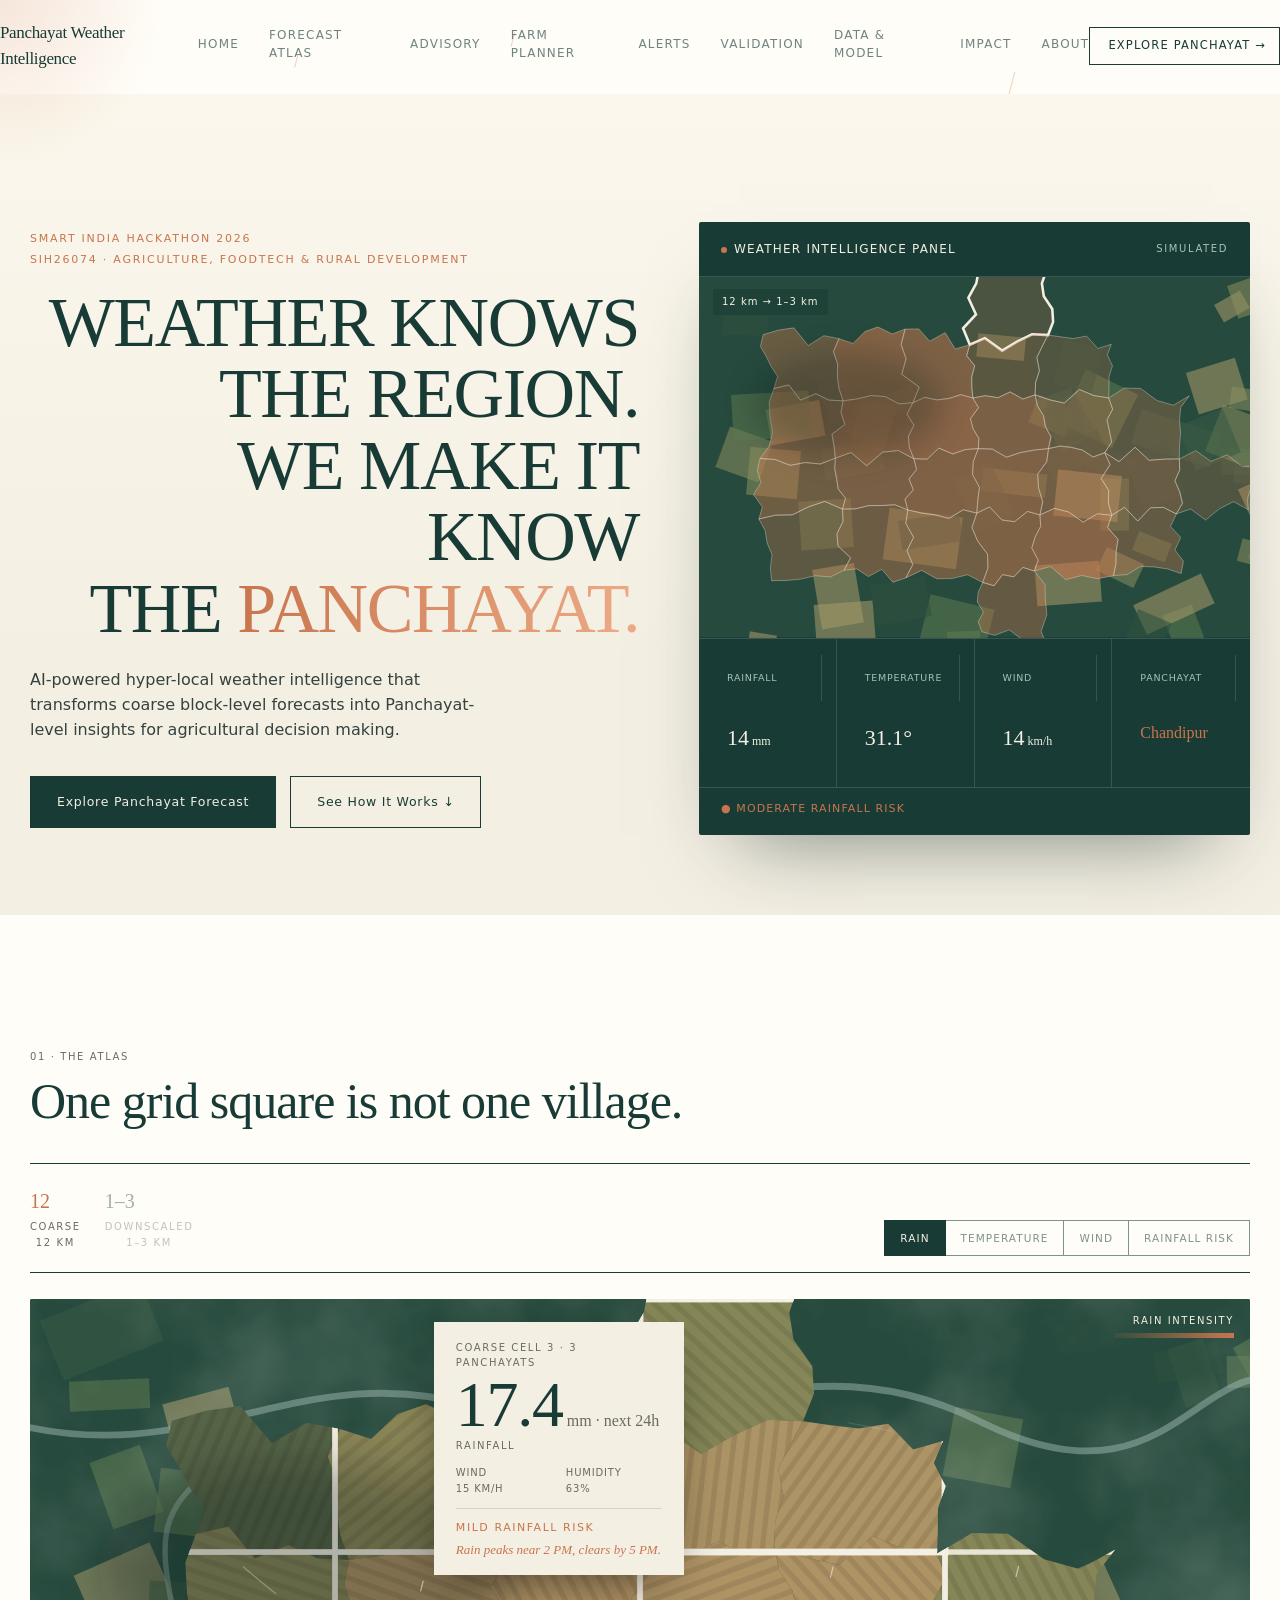
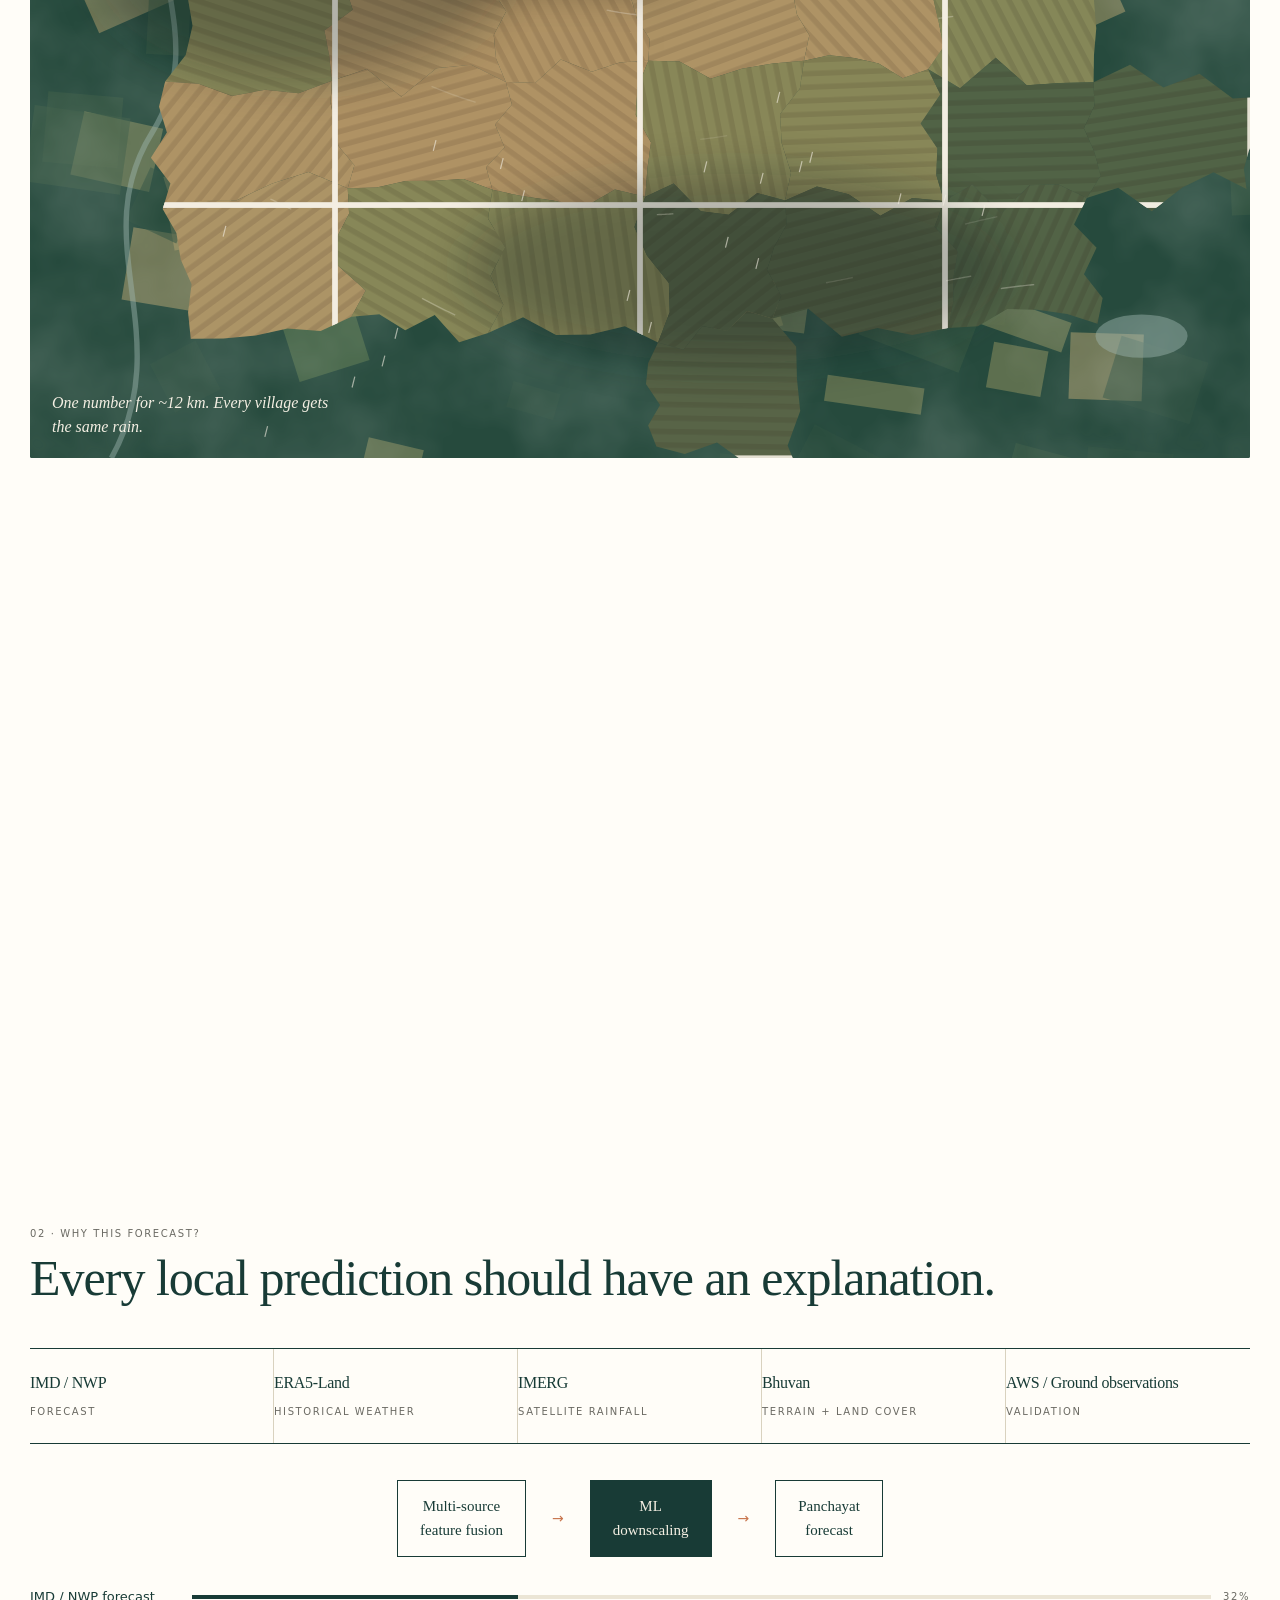
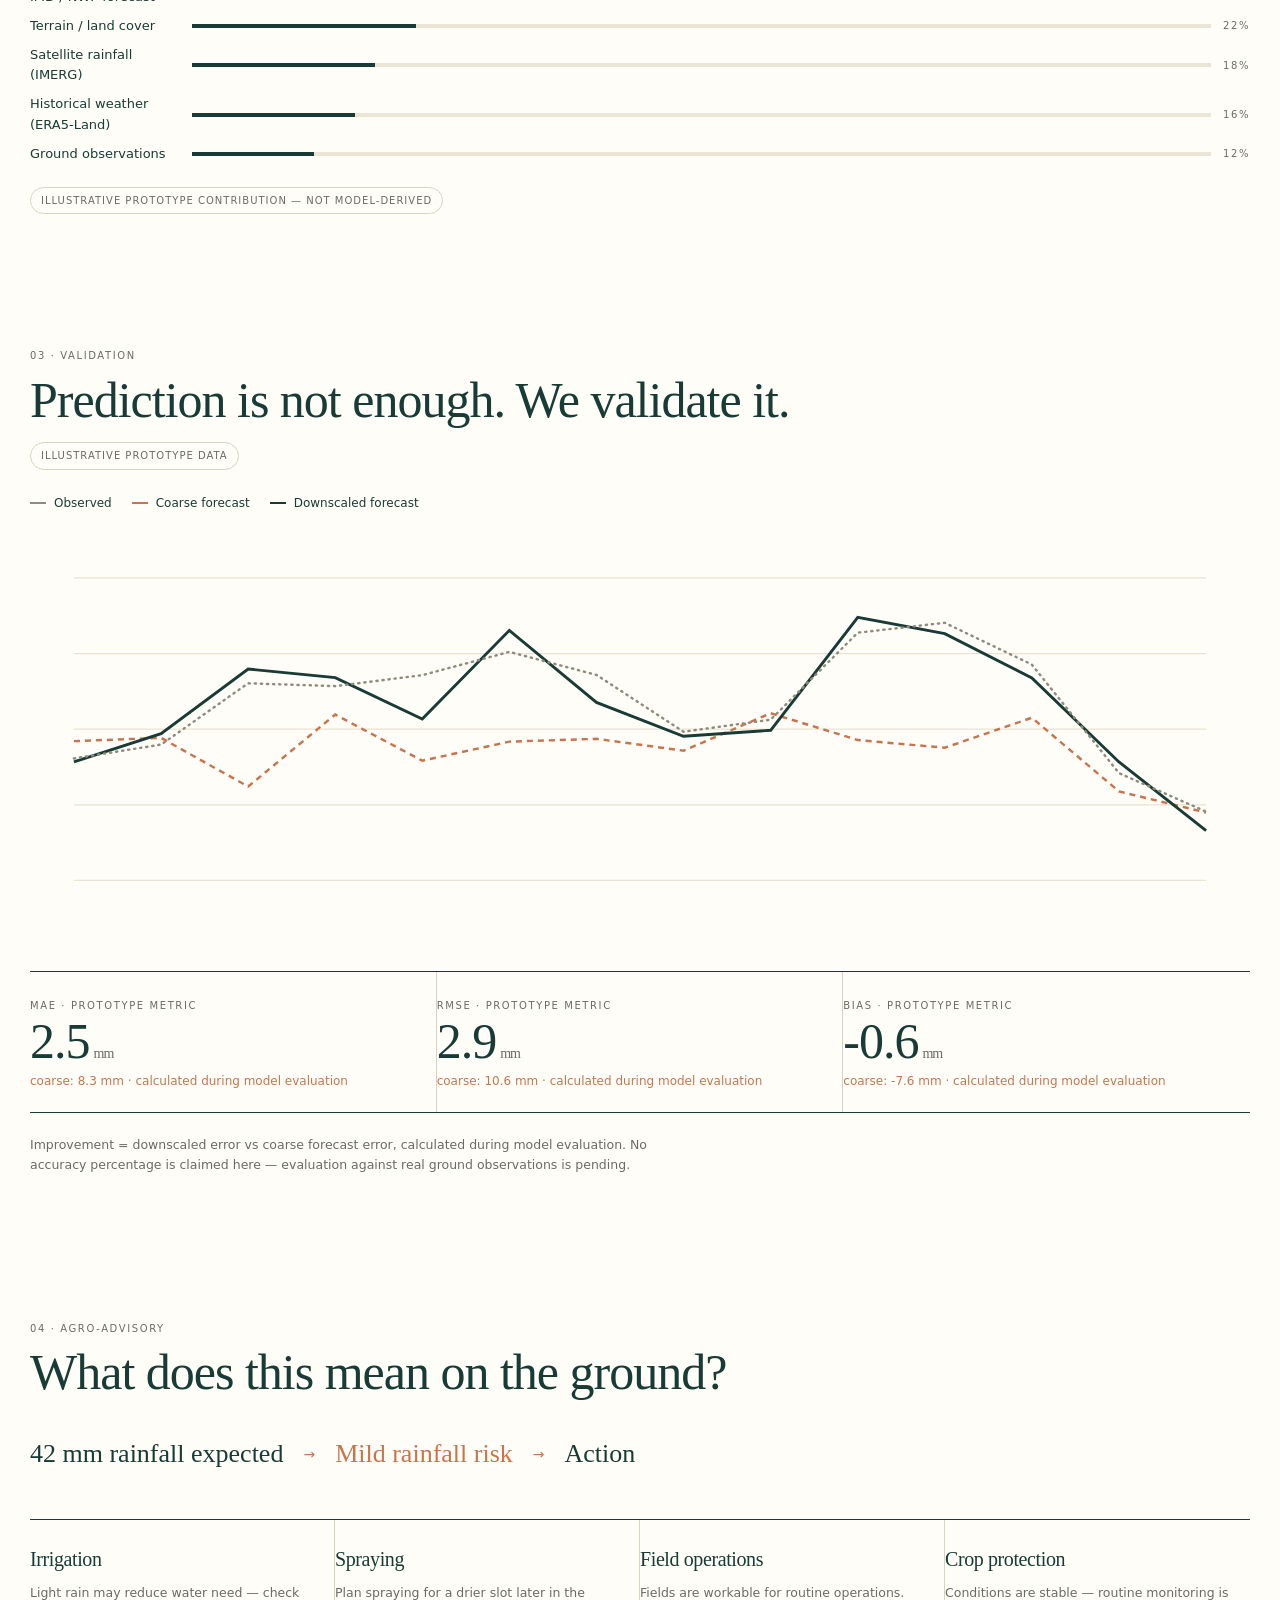
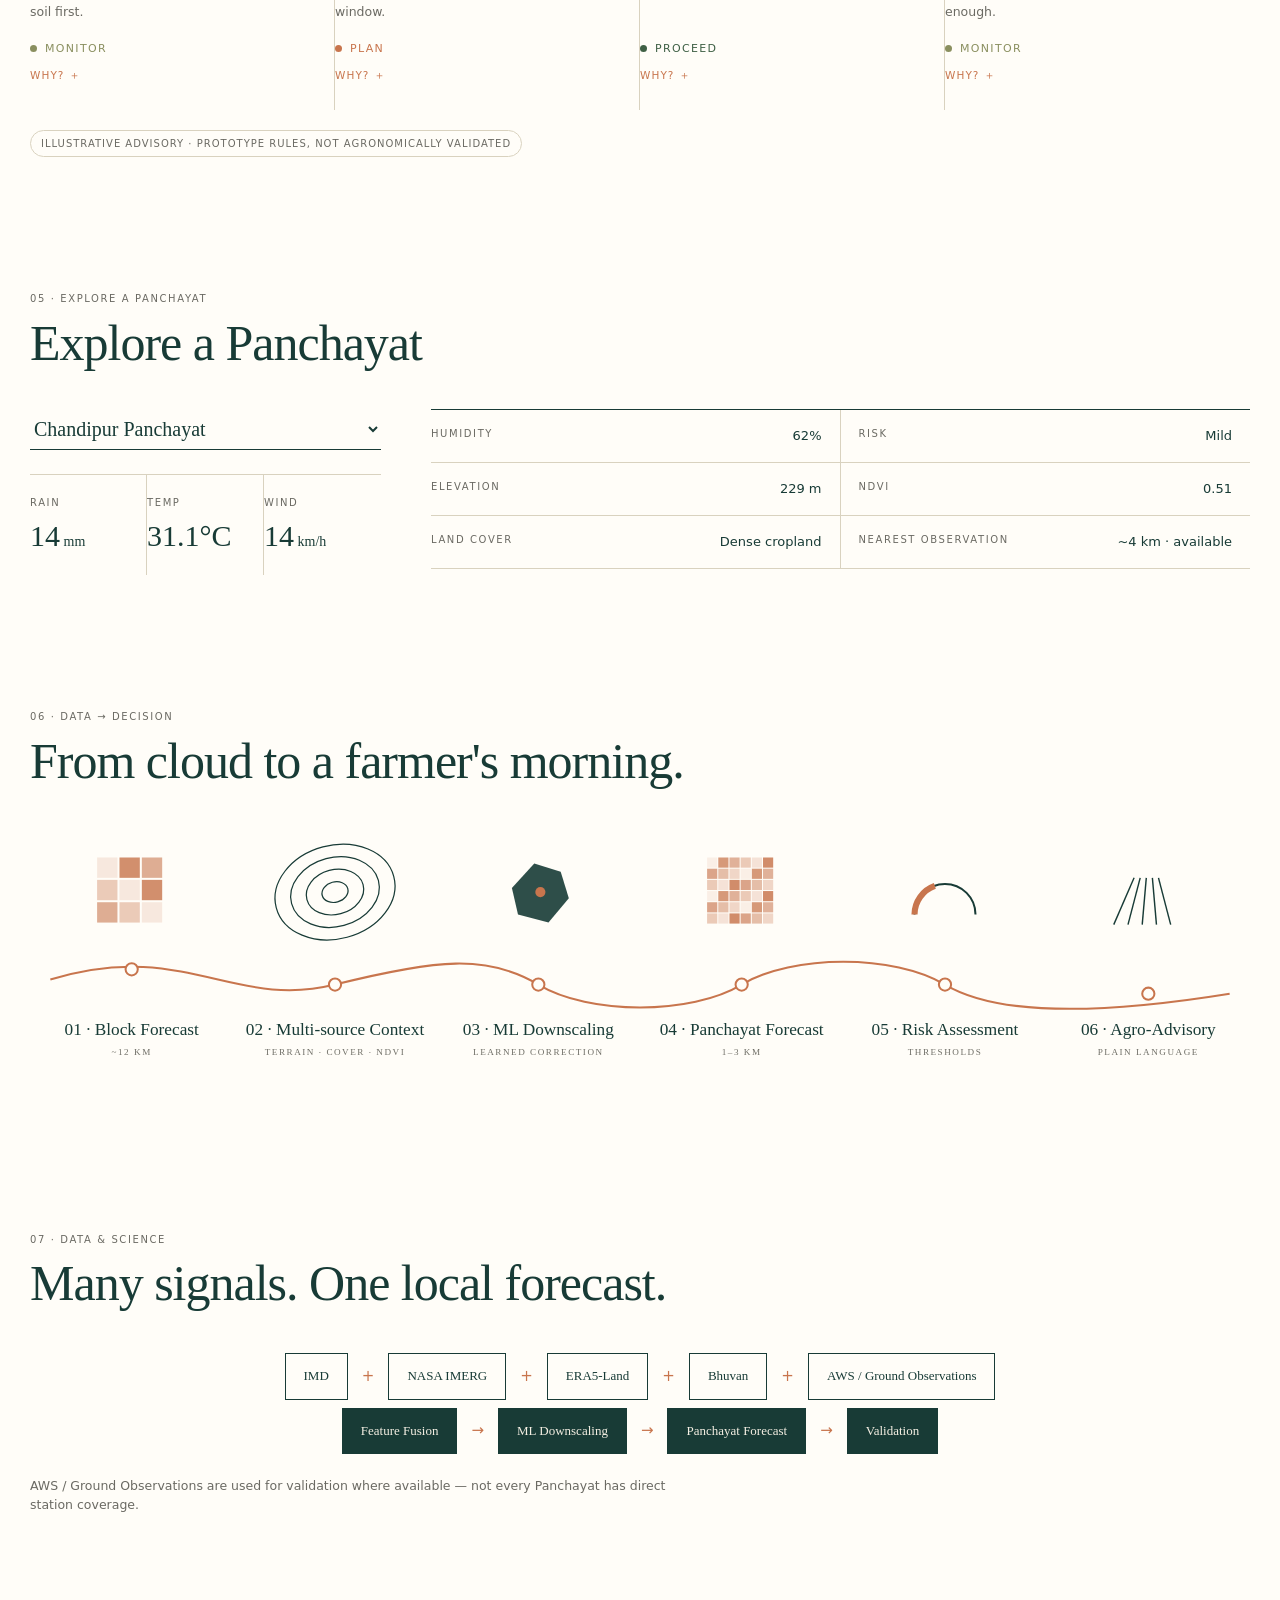
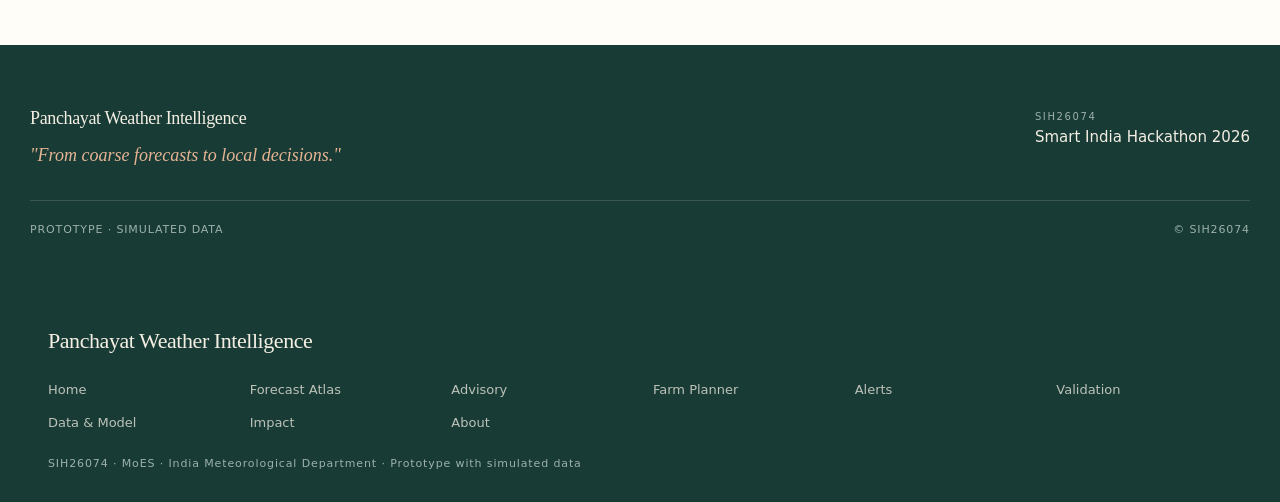
<file: index.html>
<!DOCTYPE html>
<html lang="en"><head><meta charset="utf-8">
<meta name="viewport" content="width=device-width, initial-scale=1, viewport-fit=cover">
<title>Panchayat Weather Intelligence · SIH26074</title>
<style>
:root{--g:#183B36;--s:#F4EFE3;--t:#C8754D;--w:#FFFDF8;--m:#6B6A63;box-sizing:border-box;padding-top:env(safe-area-inset-top,0px);padding-bottom:env(safe-area-inset-bottom,0px);color-scheme:light}
html{scroll-behavior:smooth;scroll-padding-top:70px}*{box-sizing:border-box}
body{margin:0;background:var(--w);color:var(--g);font:14px/1.55 Inter,system-ui,-apple-system,"Segoe UI",sans-serif;overflow-x:hidden}
.se{font-family:"Bookman Old Style",Bookman,Georgia,serif;font-weight:400;letter-spacing:-.02em}
.mt{font-size:10px;letter-spacing:.16em;text-transform:uppercase;color:var(--m)}
.hand{font-family:"Segoe Script","Bradley Hand","Snell Roundhand",cursive;font-style:italic;color:var(--t)}
.wr{max-width:1280px;margin:0 auto;padding:0 30px}
a{color:inherit}
section{padding-top:130px}
h2{font-size:clamp(28px,4vw,50px);line-height:1.04;margin:8px 0 0}
.ilb{display:inline-block;font-size:10px;letter-spacing:.1em;text-transform:uppercase;color:var(--m);border:1px solid #d9d2bf;padding:5px 10px;border-radius:99px}
/* ---- nav ---- */
#nav{position:sticky;top:0;z-index:50;background:rgba(255,253,248,0);border-bottom:1px solid rgba(24,59,54,0);transition:background .35s,border-color .35s,box-shadow .35s}
#nav.scrolled{background:rgba(255,253,248,.92);backdrop-filter:blur(6px);border-bottom-color:#e6e0d0;box-shadow:0 8px 24px -20px rgba(0,0,0,.3)}
#nav .in{display:flex;justify-content:space-between;align-items:center;padding:20px 0}
#nav b{font-size:17px}
#nav .links{display:flex;gap:30px;align-items:center}
#nav a.lnk{font-size:12px;letter-spacing:.1em;text-transform:uppercase;text-decoration:none;opacity:.62;border-bottom:1px solid transparent;padding-bottom:3px;transition:.25s}
#nav a.lnk:hover{opacity:1;border-color:var(--t)}
#nav .cta{border:1px solid var(--g);padding:9px 18px;font-size:11.5px;letter-spacing:.1em;text-transform:uppercase;text-decoration:none;white-space:nowrap;transition:.25s}
#nav .cta:hover{background:var(--g);color:var(--s)}
#hbtn{display:none;border:0;background:none;cursor:pointer;flex-direction:column;gap:5px;padding:6px}
#hbtn span{width:22px;height:1.5px;background:var(--g)}
#mnav{display:none;position:fixed;inset:0;background:var(--g);z-index:60;flex-direction:column;padding:26px 30px;color:var(--s)}
#mnav.on{display:flex}
#mnav a{color:var(--s);text-decoration:none;font-size:26px;padding:14px 0;border-bottom:1px solid rgba(244,239,227,.15);font-family:"Bookman Old Style",Georgia,serif}
#mnav .x{align-self:flex-end;background:none;border:0;color:var(--s);font-size:26px;cursor:pointer}
/* ---- hero ---- */
.hero{padding-top:64px;background:linear-gradient(#FBF7EC,var(--s) 70%);position:relative;overflow:hidden}
.hgrid{display:grid;grid-template-columns:1.05fr .95fr;gap:60px;align-items:center;padding:64px 0 80px;position:relative;z-index:1}
.eyebrow{font-size:11px;letter-spacing:.16em;color:var(--t);text-transform:uppercase;line-height:1.9}
h1.hh{font-size:clamp(38px,5.6vw,70px);line-height:1.02;margin:16px 0 0;text-transform:uppercase}
h1.hh em{color:var(--t);font-style:normal}
.hero p.lead{max-width:480px;font-size:16px;color:#33423e;margin-top:24px}
.hbtns{display:flex;flex-wrap:wrap;gap:14px;margin-top:34px}
.bpri{background:var(--g);color:var(--s);border:1px solid var(--g);padding:15px 26px;font:inherit;font-size:12.5px;letter-spacing:.06em;text-decoration:none;cursor:pointer;transition:.25s}
.bpri:hover{background:#0f2723}
.bsec{border:1px solid var(--g);color:var(--g);padding:15px 26px;font:inherit;font-size:12.5px;letter-spacing:.06em;text-decoration:none;background:none;cursor:pointer;transition:.25s}
.bsec:hover{background:var(--g);color:var(--s)}
/* hero panel */
.panelbox{background:var(--g);border-radius:2px;overflow:hidden;box-shadow:0 40px 80px -40px rgba(15,39,35,.55)}
.pbhead{display:flex;justify-content:space-between;align-items:center;padding:18px 22px;border-bottom:1px solid rgba(244,239,227,.15)}
.pbhead b{color:var(--s);font-size:12px;letter-spacing:.1em;text-transform:uppercase;font-weight:500}
.livedot{width:6px;height:6px;border-radius:50%;background:var(--t);display:inline-block;margin-right:7px;animation:lp 2.4s ease-in-out infinite}
@keyframes lp{50%{opacity:.3}}
.pbmap{position:relative}
#heroMap{display:block;width:100%;height:auto}
.pbres{position:absolute;left:14px;top:12px;color:var(--s);font-size:10px;letter-spacing:.1em;background:rgba(24,59,54,.55);padding:5px 9px}
.pbstats{display:grid;grid-template-columns:repeat(4,1fr);border-top:1px solid rgba(244,239,227,.15)}
.pbstats div{padding:16px 14px;border-right:1px solid rgba(244,239,227,.15);color:var(--s)}
.pbstats div:last-child{border-right:0}
.pbstats .k{font-size:9.5px;letter-spacing:.08em;text-transform:uppercase;color:#a9c1ba}
.pbstats .v{font-size:22px;font-family:"Bookman Old Style",Georgia,serif;margin-top:4px}
.pbrisk{padding:12px 22px 18px;color:var(--t);font-size:11px;letter-spacing:.1em;text-transform:uppercase;border-top:1px solid rgba(244,239,227,.15)}
/* ---- controls (shared) ---- */
.ctl{display:flex;flex-wrap:wrap;gap:34px;align-items:flex-end;margin-top:36px;border-top:1px solid var(--g);border-bottom:1px solid var(--g);padding:16px 0}
.tg{display:flex}
.tg button{border:0;background:none;color:var(--g);padding:6px 24px 6px 0;cursor:pointer;font:inherit;opacity:.4;transition:.4s;display:flex;flex-direction:column;gap:2px}
.tg button.on{opacity:1}
.tg .n{font-size:20px;font-family:"Bookman Old Style",Georgia,serif}
.tg button.on .n{color:var(--t)}
.mseg{display:flex;margin-left:auto}
.mseg button{border:1px solid var(--g);border-left:0;background:none;color:var(--g);font:inherit;font-size:10.5px;letter-spacing:.1em;text-transform:uppercase;padding:9px 15px;cursor:pointer;opacity:.55;transition:.3s}
.mseg button:first-child{border-left:1px solid var(--g)}
.mseg button.on{background:var(--g);color:var(--s);opacity:1}
/* ---- main map ---- */
.mb{position:relative;background:#183B36;overflow:hidden;border-radius:2px;margin-top:26px}
#map{display:block;width:100%;height:auto}
#cv{position:absolute;inset:0;width:100%;height:100%;pointer-events:none}
.cell{stroke:#F4EFE3;stroke-opacity:0;stroke-width:1.1;cursor:pointer;transition:fill .3s,stroke-opacity .3s,transform .6s;transform-box:fill-box;transform-origin:center}
.fine .cell{stroke-opacity:.8}
.fine .cell:hover{stroke-width:2.2;stroke-opacity:1}
.slow .cell{transition:fill 1.9s ease,stroke-opacity 1.5s ease .6s,transform .6s}
.cell.sel{stroke:#F4EFE3;stroke-width:3;stroke-opacity:1;transform:scale(1.045);animation:pu 2.6s ease-in-out infinite}
@keyframes pu{50%{stroke-opacity:.35}}
#gB rect{transition:opacity 1.4s}
.shd{animation:shd 60s ease-in-out infinite alternate}@keyframes shd{from{transform:translate(-260px,0)}to{transform:translate(360px,60px)}}
.pan{position:absolute;background:var(--s);padding:18px 22px 16px;width:250px;box-shadow:0 20px 50px -20px rgba(0,0,0,.6);transition:left .6s,top .6s,right .6s,opacity .5s;opacity:0;pointer-events:none}
.pan.on{opacity:1}
.pan .big{font-size:64px;line-height:.95;margin:4px 0 2px}.pan .big small{font-size:16px;letter-spacing:0;margin-left:4px;color:var(--m);font-family:Inter}
.pan .rd{display:grid;grid-template-columns:1fr 1fr;gap:2px 14px;margin-top:12px;font-size:13px}
.pan .rd span{color:var(--m);font-size:10px;letter-spacing:.08em;text-transform:uppercase;display:block}
.pan .rk{margin-top:12px;color:var(--t);font-size:11px;letter-spacing:.14em;border-top:1px solid #d9d2bf;padding-top:10px}
.pan .hand{font-size:13px;margin-top:6px;line-height:1.3}
#ha{position:absolute;left:22px;bottom:18px;font-size:clamp(12px,1.5vw,16px);color:var(--s);max-width:280px;transition:opacity .6s}
.lg{position:absolute;right:16px;top:14px;color:var(--s);text-align:right}
.lg i{display:block;width:120px;height:5px;margin-top:4px;background:linear-gradient(90deg,rgba(200,117,77,.08),#C8754D);margin-left:auto}
/* scrubber */
.sc{margin-top:22px;display:flex;gap:22px;align-items:center}
.sc button{border:1px solid var(--g);background:none;color:var(--g);font:inherit;font-size:10px;letter-spacing:.16em;padding:10px 16px;cursor:pointer;border-radius:99px;text-transform:uppercase}
.sc .rw{flex:1}
input[type=range]{-webkit-appearance:none;appearance:none;width:100%;background:none;height:26px;margin:0}
input[type=range]::-webkit-slider-runnable-track{height:1px;background:var(--g)}
input[type=range]::-moz-range-track{height:1px;background:var(--g)}
input[type=range]::-webkit-slider-thumb{-webkit-appearance:none;width:18px;height:18px;border-radius:50%;background:var(--t);margin-top:-9px;border:3px solid var(--w);box-shadow:0 0 0 1px var(--t)}
input[type=range]::-moz-range-thumb{width:12px;height:12px;border-radius:50%;background:var(--t);border:3px solid var(--w)}
.tk{display:flex;justify-content:space-between}
.hh{font-size:34px;min-width:100px;text-align:right}
.mini{display:flex;gap:2px;margin-top:14px;align-items:flex-end;height:46px}
.mini i{flex:1;background:var(--t);opacity:.75;transition:height .4s}
/* ---- why downscaling story ---- */
.story{display:grid;grid-template-columns:1fr auto 1fr auto 1fr;gap:18px;align-items:center;margin-top:56px}
.stcol{text-align:center}
.stcol .lbl{font-size:12px;letter-spacing:.1em;text-transform:uppercase}
.stbox{border:1px solid var(--g);padding:22px 16px;margin-top:14px;min-height:150px;display:flex;flex-direction:column;justify-content:center;gap:8px}
.stbox.mid{background:var(--g);color:var(--s);border-color:var(--g)}
.stbox span{font-size:12.5px}
.stbox.mid span{color:#cfe0da}
.starrow{font-size:22px;color:var(--t)}
/* ---- why this forecast (sources) ---- */
.srcgrid{display:grid;grid-template-columns:repeat(5,1fr);gap:0;margin-top:44px;border-top:1px solid var(--g);border-bottom:1px solid var(--g)}
.srcc{padding:22px 18px 22px 0;border-right:1px solid #d9d2bf;cursor:pointer;position:relative}
.srcc:last-child{border-right:0}
.srcc h4{font-size:16px;margin:0 0 4px;font-family:"Bookman Old Style",Georgia,serif}
.srcc .mt{margin-bottom:0}
.srcpop{max-height:0;overflow:hidden;transition:max-height .4s ease;font-size:12px;color:var(--m);margin-top:0}
.srcc.on .srcpop{max-height:160px;margin-top:10px}
.fusionflow{display:flex;justify-content:center;gap:26px;align-items:center;margin-top:36px;flex-wrap:wrap;text-align:center}
.fusionflow .fb{border:1px solid var(--g);padding:14px 22px;font-family:"Bookman Old Style",Georgia,serif;font-size:15px}
.fusionflow .fb.mid{background:var(--g);color:var(--s)}
.fusionflow .fa{color:var(--t)}
.contrib{margin-top:30px}
.cb{display:flex;align-items:center;gap:12px;margin:9px 0;font-size:13px}
.cb span:first-child{width:150px}.cb .tr{flex:1;height:4px;background:#ebe5d5}
.cb .fl{height:4px;background:var(--g);width:0;transition:width 1s}
/* ---- validation ---- */
#chart{width:100%;height:auto;margin-top:22px}
.legend{display:flex;gap:20px;flex-wrap:wrap}
.lg2{display:flex;align-items:center;gap:8px;font-size:12px}
.lg2 i{width:16px;height:2px;display:inline-block}
.metrics{display:grid;grid-template-columns:repeat(3,1fr);gap:0;margin-top:40px;border-top:1px solid var(--g);border-bottom:1px solid var(--g)}
.mc{padding:22px 20px 22px 0;border-right:1px solid #d9d2bf}
.mc:last-child{border-right:0}
.mc .v{font-size:clamp(34px,4vw,50px);line-height:1}
.mc .v small{font-size:14px;color:var(--m);font-family:Inter;margin-left:4px}
/* ---- advisory ---- */
.advflow{display:flex;align-items:center;gap:20px;flex-wrap:wrap;margin-top:36px}
.advflow .ab{font-family:"Bookman Old Style",Georgia,serif;font-size:clamp(18px,2.2vw,26px)}
.advflow .ar{color:var(--t)}
.grid4{display:grid;grid-template-columns:repeat(4,1fr);gap:0;margin-top:44px;border-top:1px solid var(--g)}
.gc{padding:24px 20px 24px 0;border-right:1px solid #d9d2bf;min-height:190px;display:flex;flex-direction:column;justify-content:space-between}
.gc:last-child{border-right:0}
.gc h3{font-size:20px;margin:0}
.gc p{font-size:12.5px;color:var(--m);margin:8px 0 0}
.stat{margin-top:14px;font-size:11px;letter-spacing:.12em;text-transform:uppercase;display:flex;align-items:center;gap:8px}
.stat i{width:7px;height:7px;border-radius:50%;display:inline-block;font-style:normal}
.st-WAIT i{background:#8a3a1f}.st-WAIT{color:#8a3a1f}
.st-PLAN i{background:var(--t)}.st-PLAN{color:var(--t)}
.st-PROCEED i{background:#3f6045}.st-PROCEED{color:#3f6045}
.st-MONITOR i{background:#8a8f5f}.st-MONITOR{color:#8a8f5f}
.whyln{background:none;border:0;color:var(--t);font:inherit;font-size:10.5px;letter-spacing:.1em;text-transform:uppercase;cursor:pointer;padding:0;text-align:left;margin-top:10px}
.whyd{max-height:0;overflow:hidden;transition:max-height .4s ease;font-size:11.5px;color:var(--m)}
.whyd.on{max-height:120px;margin-top:8px}
/* ---- explore ---- */
.expwrap{display:grid;grid-template-columns:.6fr 1.4fr;gap:50px;margin-top:40px;align-items:start}
select#expsel{font:inherit;font-size:20px;font-family:"Bookman Old Style",Georgia,serif;background:none;border:0;border-bottom:1px solid var(--g);padding:8px 0;color:var(--g);width:100%}
.expgrid{display:grid;grid-template-columns:repeat(3,1fr);gap:0;margin-top:24px;border-top:1px solid #d9d2bf}
.egc{padding:16px 16px 16px 0;border-right:1px solid #d9d2bf}
.egc:last-child{border-right:0}
.egc .v{font-size:30px;font-family:"Bookman Old Style",Georgia,serif}
.explist{display:grid;grid-template-columns:1fr 1fr;gap:0;border-top:1px solid var(--g)}
.eli{padding:16px 18px 16px 0;border-right:1px solid #d9d2bf;border-bottom:1px solid #d9d2bf;font-size:13px;display:flex;justify-content:space-between}
.eli:nth-child(2n){border-right:0;padding-left:18px}
/* ---- journey ---- */
.jn{width:100%;height:auto;margin-top:40px}
.jn .ln{stroke-dasharray:1;stroke-dashoffset:1;transition:stroke-dashoffset 3s ease}
.jn.in .ln{stroke-dashoffset:0}
.jn .nd{opacity:0;transition:opacity 1s}.jn.in .nd{opacity:1}
/* ---- data & science ---- */
.dsflow{display:flex;flex-wrap:wrap;justify-content:center;align-items:center;gap:14px;margin-top:44px}
.dsflow .db{border:1px solid var(--g);padding:12px 18px;font-size:13px;font-family:"Bookman Old Style",Georgia,serif}
.dsflow .db.acc{background:var(--g);color:var(--s)}
.dsflow .da{color:var(--t);font-size:15px}
.dsnote{margin-top:22px;font-size:12.5px;color:var(--m);max-width:640px}
/* ---- footer ---- */
footer{background:var(--g);color:var(--s);margin-top:130px;padding:60px 0 30px}
footer .fmain{display:flex;justify-content:space-between;flex-wrap:wrap;gap:30px;padding-bottom:30px;border-bottom:1px solid rgba(244,239,227,.15)}
footer b{font-size:18px}
footer .hand2{color:#e6b493;font-style:italic;font-family:"Segoe Script","Bradley Hand",cursive;font-size:18px;margin-top:10px;display:block}
footer .bottom{display:flex;justify-content:space-between;flex-wrap:wrap;gap:10px;padding-top:20px;font-size:11px;letter-spacing:.08em;text-transform:uppercase;color:#9db1ab}
@media(max-width:960px){#nav .links{display:none}#hbtn{display:flex}.hgrid{grid-template-columns:1fr;gap:40px;padding:40px 0 56px}.story{grid-template-columns:1fr}.starrow{transform:rotate(90deg)}.srcgrid{grid-template-columns:1fr 1fr}.srcc:nth-child(2n){border-right:0}.metrics{grid-template-columns:1fr}.mc{border-right:0;border-bottom:1px solid #d9d2bf}.grid4{grid-template-columns:1fr 1fr}.gc:nth-child(2n){border-right:0}.expwrap{grid-template-columns:1fr}.pbstats{grid-template-columns:1fr 1fr}}
@media(prefers-reduced-motion:reduce){*{animation:none!important}}
</style><link rel="stylesheet" href="assets/fx.css"></head><body>

<div id="nav"><div class="wr in">
<b class="se">Panchayat Weather Intelligence</b>
<div class="links">
<a class="lnk" href="#home">Home</a><a class="lnk" href="forecast-atlas.html">Forecast Atlas</a><a class="lnk" href="agro-advisory.html">Advisory</a><a class="lnk" href="farm-planner.html">Farm Planner</a><a class="lnk" href="alerts.html">Alerts</a><a class="lnk" href="validation.html">Validation</a><a class="lnk" href="data-model.html">Data &amp; Model</a><a class="lnk" href="impact.html">Impact</a><a class="lnk" href="about.html">About</a>
</div>
<a class="cta" href="#explore">Explore Panchayat →</a>
<button id="hbtn" aria-label="Menu"><span></span><span></span><span></span></button>
</div></div>
<div id="mnav"><button class="x" id="mx">×</button>
<a href="#home">Home</a><a href="forecast-atlas.html">Forecast Atlas</a><a href="agro-advisory.html">Advisory</a><a href="farm-planner.html">Farm Planner</a><a href="alerts.html">Alerts</a><a href="validation.html">Validation</a><a href="data-model.html">Data &amp; Model</a><a href="impact.html">Impact</a><a href="about.html">About</a><a href="#explore">Explore Panchayat →</a>
</div>

<header class="hero" id="home"><div class="wr">
<div class="hgrid">
<div>
<div class="eyebrow">Smart India Hackathon 2026<br>SIH26074 · Agriculture, FoodTech &amp; Rural Development</div>
<h1 class="hh se">Weather knows<br>the region.<br>We make it know<br>the <em>Panchayat.</em></h1>
<p class="lead">AI-powered hyper-local weather intelligence that transforms coarse block-level forecasts into Panchayat-level insights for agricultural decision making.</p>
<div class="hbtns"><a class="bpri" href="#forecast">Explore Panchayat Forecast</a><a class="bsec" href="#story">See How It Works ↓</a></div>
</div>
<div class="panelbox">
<div class="pbhead"><b><span class="livedot"></span>Weather Intelligence Panel</b><span class="mt" style="color:#a9c1ba">Simulated</span></div>
<div class="pbmap"><svg id="heroMap" viewBox="0 0 520 340"></svg><div class="pbres" id="pbres">12 km → 1–3 km</div></div>
<div class="pbstats">
<div><div class="k">Rainfall</div><div class="v" id="hRain">42<small style="font-size:12px"> mm</small></div></div>
<div><div class="k">Temperature</div><div class="v" id="hTemp">28.4°</div></div>
<div><div class="k">Wind</div><div class="v" id="hWind">12<small style="font-size:12px"> km/h</small></div></div>
<div><div class="k">Panchayat</div><div class="v" id="hName" style="font-size:16px;color:var(--t)">Chandipur</div></div>
</div>
<div class="pbrisk">● Moderate rainfall risk</div>
</div>
</div>
</div></header>

<section id="forecast"><div class="wr">
<span class="mt">01 · The atlas</span>
<h2 class="se">One grid square is not one village.</h2>
<div class="ctl">
<div class="tg"><button id="bC" class="on"><span class="n">12</span><span class="mt">Coarse<br>12 km</span></button><button id="bF"><span class="n">1–3</span><span class="mt">Downscaled<br>1–3 km</span></button></div>
<div class="mseg" id="mseg"><button data-m="rain" class="on">Rain</button><button data-m="temp">Temperature</button><button data-m="wind">Wind</button><button data-m="risk">Rainfall risk</button></div>
</div>
<div class="mb" id="mb"><div id="cvw" style="position:relative"><svg id="map" viewBox="0 0 900 560"></svg><canvas id="cv"></canvas></div>
<div class="lg mt" style="color:#F4EFE3" id="lgl">Rain intensity<i></i></div>
<div class="hand" id="ha"></div>
<div class="pan" id="pan"></div></div>
<div class="sc"><button id="pb">Play the day</button><div class="rw"><input id="rg" type="range" min="0" max="24" step=".1" value="0"><div class="tk mt"><span>Now</span><span>6 AM</span><span>12 PM</span><span>6 PM</span><span>12 AM</span></div><div class="mini" id="mini"></div></div><div class="hh se" id="hh">NOW</div></div>
<span class="ilb" style="margin-top:26px;display:inline-block">Simulated data — illustrative prototype</span>
</div></section>

<section id="story"><div class="wr">
<span class="mt">Why downscaling?</span>
<h2 class="se">One forecast. Many local realities.</h2>
<div class="story">
<div class="stcol"><div class="lbl se">12 km block forecast</div><div class="stbox"><span>One coarse rainfall value</span><span>Same number for every village inside it</span></div></div>
<div class="starrow">→</div>
<div class="stcol"><div class="lbl se">Local context</div><div class="stbox mid"><span>Terrain · Elevation</span><span>Land Cover · NDVI</span><span>Historical Weather</span><span>Rainfall Observations</span></div></div>
<div class="starrow">→</div>
<div class="stcol"><div class="lbl se" style="color:var(--t)">1–3 km Panchayat forecast</div><div class="stbox"><span>ML downscaling model</span><span>One forecast per Panchayat</span></div></div>
</div>
</div></section>

<section><div class="wr">
<span class="mt">02 · Why this forecast?</span>
<h2 class="se">Every local prediction should have an explanation.</h2>
<div class="srcgrid" id="srcgrid"></div>
<div class="fusionflow">
<div class="fb">Multi-source<br>feature fusion</div><div class="fa">→</div>
<div class="fb mid">ML<br>downscaling</div><div class="fa">→</div>
<div class="fb">Panchayat<br>forecast</div>
</div>
<div class="contrib" id="cbs"></div>
<span class="ilb" style="margin-top:14px;display:inline-block">Illustrative prototype contribution — not model-derived</span>
</div></section>

<section id="validation"><div class="wr">
<span class="mt">03 · Validation</span>
<h2 class="se">Prediction is not enough. We validate it.</h2>
<span class="ilb" style="margin-top:16px;display:inline-block">Illustrative prototype data</span>
<div class="legend" style="margin-top:24px"><span class="lg2"><i style="background:#8f8b7d"></i>Observed</span><span class="lg2"><i style="background:#C8754D"></i>Coarse forecast</span><span class="lg2"><i style="background:#183B36"></i>Downscaled forecast</span></div>
<svg id="chart" viewBox="0 0 1000 320"></svg>
<div class="metrics" id="metrics"></div>
<p class="dsnote">Improvement = downscaled error vs coarse forecast error, calculated during model evaluation. No accuracy percentage is claimed here — evaluation against real ground observations is pending.</p>
</div></section>

<section id="advisory"><div class="wr">
<span class="mt">04 · Agro-advisory</span>
<h2 class="se">What does this mean on the ground?</h2>
<div class="advflow"><span class="ab">42 mm rainfall expected</span><span class="ar">→</span><span class="ab" style="color:var(--t)" id="advrisk">Moderate rainfall risk</span><span class="ar">→</span><span class="ab">Action</span></div>
<div class="grid4" id="grid4"></div>
<span class="ilb" style="margin-top:20px;display:inline-block">Illustrative advisory · prototype rules, not agronomically validated</span>
</div></section>

<section id="explore"><div class="wr">
<span class="mt">05 · Explore a Panchayat</span>
<h2 class="se">Explore a Panchayat</h2>
<div class="expwrap">
<div><select id="expsel"></select>
<div class="expgrid" id="expgrid"></div>
</div>
<div class="explist" id="explist"></div>
</div>
</div></section>

<section><div class="wr">
<span class="mt">06 · Data → decision</span>
<h2 class="se">From cloud to a farmer's morning.</h2>
<svg class="jn" id="jn" viewBox="0 0 1200 260"></svg>
</div></section>

<section id="data"><div class="wr">
<span class="mt">07 · Data &amp; science</span>
<h2 class="se">Many signals. One local forecast.</h2>
<div class="dsflow">
<div class="db">IMD</div><div class="da">+</div><div class="db">NASA IMERG</div><div class="da">+</div><div class="db">ERA5-Land</div><div class="da">+</div><div class="db">Bhuvan</div><div class="da">+</div><div class="db">AWS / Ground Observations</div>
</div>
<div class="dsflow" style="margin-top:8px">
<div class="db acc">Feature Fusion</div><div class="da">→</div><div class="db acc">ML Downscaling</div><div class="da">→</div><div class="db acc">Panchayat Forecast</div><div class="da">→</div><div class="db acc">Validation</div>
</div>
<p class="dsnote">AWS / Ground Observations are used for validation where available — not every Panchayat has direct station coverage.</p>
</div></section>

<footer><div class="wr">
<div class="fmain">
<div><b class="se">Panchayat Weather Intelligence</b><span class="hand2">"From coarse forecasts to local decisions."</span></div>
<div><span class="mt" style="color:#9db1ab">SIH26074</span><br><span style="font-size:15px">Smart India Hackathon 2026</span></div>
</div>
<div class="bottom"><span>Prototype · Simulated Data</span><span>© SIH26074</span></div>
</div></footer>

<script>
const $=s=>document.querySelector(s),NS="http://www.w3.org/2000/svg",SD="#F4EFE3";
const mk=(t,a)=>{const e=document.createElementNS(NS,t);for(const k in a)e.setAttribute(k,a[k]);return e};
const hs=s=>{let h=2166136261;for(let i=0;i<s.length;i++){h^=s.charCodeAt(i);h=Math.imul(h,16777619)}return()=>{h=Math.imul(h^h>>>15,2246822519);h^=h>>>13;return(h>>>0)/4294967296}};

/* ---------- nav ---------- */
addEventListener("scroll",()=>$("#nav").classList.toggle("scrolled",scrollY>10));
$("#hbtn").onclick=()=>$("#mnav").classList.add("on");
$("#mx").onclick=()=>$("#mnav").classList.remove("on");
document.querySelectorAll("#mnav a").forEach(a=>a.onclick=()=>$("#mnav").classList.remove("on"));

/* ---------- geometry (shared Panchayat map) ---------- */
const W=900,H=560,NC=8,NR=6;
const NAMES=["Chandipur","Rampur","Devgarh","Sitapur","Kishanpur","Baldev Nagar","Madhopur","Ratanpur","Gopalgarh","Anandpur","Jamalpur","Tikri"];
const V=[];for(let r=0;r<=NR;r++){V[r]=[];for(let c=0;c<=NC;c++){const q=hs(r+"v"+c);V[r][c]=[c*W/NC+(q()-.5)*30,r*H/NR+(q()-.5)*28]}}
function edge(p,q){const f=p[0]<q[0]||p[0]==q[0]&&p[1]<q[1],a=f?p:q,b=f?q:p,r=hs(a+""+b),dx=b[0]-a[0],dy=b[1]-a[1],L=Math.hypot(dx,dy),o=[];for(let i=1;i<5;i++){const t=i/5,d=(r()-.5)*L*.24;o.push([a[0]+dx*t-dy/L*d,a[1]+dy*t+dx/L*d])}return f?o:o.reverse()}
const cells=[],blocks={};let cn=0;
for(let r=0;r<NR;r++)for(let c=0;c<NC;c++){
const p=[V[r][c],V[r][c+1],V[r+1][c+1],V[r+1][c]],pts=[p[0],...edge(p[0],p[1]),p[1],...edge(p[1],p[2]),p[2],...edge(p[2],p[3]),p[3],...edge(p[3],p[0])];
const cx=p.reduce((a,q)=>a+q[0],0)/4,cy=p.reduce((a,q)=>a+q[1],0)/4,q=hs("c"+r+c),nz=q();
if(((cx-450)/385)**2+((cy-282)/235)**2>1+(nz-.5)*.35)continue;
const rain=Math.max(4,9+38*Math.exp(-((cx-300)**2+(cy-215)**2)/(2*150*150))+30*Math.exp(-((cx-620)**2+(cy-380)**2)/(2*130*130))+(q()-.5)*10);
const elev=150+300*(.5+.5*Math.sin(cx/130)*Math.cos(cy/110))+q()*40;
const b=(r>>1)*4+(c>>1);
const o={id:cells.length,n:++cn,name:NAMES[cn-1]||("Panchayat "+cn),r,c,pts,cx,cy,rain,elev,ndvi:.25+.55*(.5+.5*Math.sin(cy/90+cx/200))*(.7+q()*.3),temp:34-elev/62+q()*1.2,wind:7+q()*10,hum:52+rain*.55+q()*5,ang:q()*180,bi:b};
o.d="M"+pts.map(z=>z[0].toFixed(1)+" "+z[1].toFixed(1)).join("L")+"Z";cells.push(o);(blocks[b]=blocks[b]||{id:b,m:[]}).m.push(o)}
const bl=Object.values(blocks);bl.forEach((b,i)=>{b.i=i;["rain","temp","wind","hum","cx","cy"].forEach(k=>b[k]=b.m.reduce((a,x)=>a+x[k],0)/b.m.length);b.bx=b.id%4;b.by=b.id>>2;b.m.forEach(x=>x.b=b)});
const wt=(o,h)=>.15+Math.exp(-Math.pow(((o.cx+o.cy*.35)-(-160+h/24*1300))/150,2));
[...cells,...bl].forEach(o=>{o.sw=0;for(let k=0;k<24;k++)o.sw+=wt(o,k+.5)});
const inst=(o,h)=>o.rain*wt(o,h)/o.sw;
const lab=h=>h<.3?"NOW":["12 AM","1 AM","2 AM","3 AM","4 AM","5 AM","6 AM","7 AM","8 AM","9 AM","10 AM","11 AM","12 PM","1 PM","2 PM","3 PM","4 PM","5 PM","6 PM","7 PM","8 PM","9 PM","10 PM","11 PM","12 AM"][Math.round(h)];
const lvl=r=>r<10?["Low",0,"#7d9c8f"]:r<25?["Mild",1,"#C8B26A"]:r<50?["Moderate",2,"#C8754D"]:["High",3,"#8a3a1f"];

function fieldSvg(id,cellsArr,W2,H2,showLabels){
let df="";cellsArr.forEach(c=>{const t2=c.ndvi>.6?"#3f6045":c.ndvi>.42?"#7b8a5a":"#a8996a";df+=`<pattern id="${id}p${c.id}" width="10" height="10" patternUnits="userSpaceOnUse" patternTransform="rotate(${c.ang})"><rect width="10" height="10" fill="${t2}"/><rect width="10" height="4" fill="#000" opacity=".1"/></pattern>`});
let sc="";const rq=hs(id+"sat");for(let i=0;i<50;i++){const x=rq()*W2,y=rq()*H2,w=25+rq()*55,h=18+rq()*40;sc+=`<rect x="${x}" y="${y}" width="${w}" height="${h}" fill="${["#5d7a50","#3a5a44","#8a8f5f","#a99b6b","#2f5040"][i%5]}" opacity=".55" transform="rotate(${rq()*60-30} ${x} ${y})"/>`}
return {df,sc};
}
/* ---------- HERO mini map ---------- */
(function(){const sx=520/W,sy=340/H;const hf=fieldSvg("h",cells,520,340);
const heroSel=cells.reduce((a,c)=>a.name=="Chandipur"?a:c.name=="Chandipur"?c:a,cells[0]);
const sel=cells.find(c=>c.name=="Chandipur")||cells[0];
let g="";cells.forEach(c=>{const scaled="M"+c.pts.map(p=>[p[0]*sx,p[1]*sy]).map(z=>z[0].toFixed(1)+" "+z[1].toFixed(1)).join("L")+"Z";
const col=`rgba(200,117,77,${(.06+.84*Math.min(1,c.rain/70)).toFixed(2)})`;
g+=`<path d="${scaled}" fill="${col}" stroke="#F4EFE3" stroke-width="${c===sel?2.4:.8}" stroke-opacity="${c===sel?1:.4}"/>`});
$("#heroMap").innerHTML=`<defs>${hf.df}</defs><rect width="520" height="340" fill="#264a3d"/>${hf.sc}${g}
<g class="shd" opacity=".25" style="filter:blur(14px)"><ellipse cx="140" cy="120" rx="90" ry="50" fill="#0b1f1b"/></g>`;
$("#hRain").innerHTML=Math.round(sel.rain)+"<small style='font-size:12px'> mm</small>";
$("#hTemp").textContent=sel.temp.toFixed(1)+"°";
$("#hWind").innerHTML=Math.round(sel.wind)+"<small style='font-size:12px'> km/h</small>";
$("#hName").textContent=sel.name;
})();

/* ---------- main map ---------- */
const map=$("#map");const mf=fieldSvg("m",cells,W,H);
map.innerHTML=`<defs>${mf.df}<filter id="nz"><feTurbulence type="fractalNoise" baseFrequency=".011" numOctaves="4" seed="4"/><feColorMatrix values="0 0 0 0 .96 0 0 0 0 .94 0 0 0 0 .89 0 0 0 .55 -.18"/></filter><filter id="bb"><feGaussianBlur stdDeviation="16"/></filter><clipPath id="cl">${cells.map(c=>`<path d="${c.d}"/>`).join("")}</clipPath></defs>
<rect width="${W}" height="${H}" fill="#264a3d"/>${mf.sc}<rect width="${W}" height="${H}" filter="url(#nz)" opacity=".5"/>
<path d="M-20 90C120 130 200 40 330 80S560 20 700 90 860 40 930 60" fill="none" stroke="#9db7b0" stroke-opacity=".5" stroke-width="5"/><path d="M60 560C110 470 40 400 90 320S60 180 130 130" fill="none" stroke="#9db7b0" stroke-opacity=".45" stroke-width="4"/><ellipse cx="820" cy="470" rx="34" ry="16" fill="#9db7b0" opacity=".45"/>
<g id="gF"></g><g id="gO"></g><g clip-path="url(#cl)" id="gB" pointer-events="none"></g><g id="gS" clip-path="url(#cl)" pointer-events="none"><rect id="bs" fill="none" stroke="${SD}" stroke-width="5" opacity="0"/></g>
<g class="shd" filter="url(#bb)" opacity=".28" pointer-events="none"><ellipse cx="200" cy="200" rx="150" ry="80" fill="#0b1f1b"/><ellipse cx="520" cy="420" rx="200" ry="70" fill="#0b1f1b"/></g>`;
const gF=$("#gF"),gO=$("#gO"),gB=$("#gB");
cells.forEach(c=>{gF.append(mk("path",{d:c.d,fill:`url(#mp${c.id})`}));const e=mk("path",{d:c.d,class:"cell"});e.onclick=()=>pick(c);c.el=e;gO.append(e)});
bl.forEach((b,i)=>{const r=mk("rect",{x:b.bx*2*W/NC,y:b.by*2*H/NR,width:2*W/NC,height:2*H/NR,fill:"none",stroke:SD,"stroke-width":4,"stroke-opacity":.9});r.style.transitionDelay=i*90+"ms";b.rect=r;gB.append(r)});
let metric="rain",fine=false,hr=0,sel2=null,timer=null;
function riskCol(v){return lvl(inst({rain:v},0))[2]}
function mval(o,h){if(metric=="rain")return inst(o,h);if(metric=="temp")return o.temp;if(metric=="wind")return o.wind*(.7+.3*Math.sin(h/24*6.28));return inst(o,h)}
function mcol(o,h){const v=mval(o,h);
if(metric=="rain")return `rgba(200,117,77,${(.06+.84*Math.min(1,v/4.6)).toFixed(2)})`;
if(metric=="temp"){const t=Math.min(1,Math.max(0,(v-26)/10));return `rgba(200,117,77,${(.1+t*.75).toFixed(2)})`}
if(metric=="wind"){const t=Math.min(1,v/18);return `rgba(157,183,176,${(.15+t*.7).toFixed(2)})`}
return lvl(inst(o,h))[2]+"cc"}
function paint(){cells.forEach(c=>c.el.style.fill=mcol(fine?c:c.b,hr));$("#hh").textContent=lab(hr);
const bars=$("#mini");if(bars){let s="";for(let h2=0;h2<24;h2+=2){const v=inst(sel2?(fine?sel2:sel2.b):cells[0],h2);s+=`<i style="height:${Math.max(4,Math.min(46,v*7))}px"></i>`}bars.innerHTML=s}}
$("#pan").innerHTML=`<div class="mt" id="pt"></div><div class="big se"><span id="n1">0</span><small id="u1">mm</small></div><div class="mt" id="cap"></div><div class="rd"><div><span>Wind</span><span id="n3">0</span></div><div><span>Humidity</span><span id="n4">0</span></div></div><div class="rk mt" id="rk"></div><div class="hand" id="pn"></div>`;
function num(el,v,d){const f=+el.dataset.v||0,t0=performance.now();el.dataset.v=v;el._t=t0;(function s(t){if(el._t!==t0)return;const k=Math.min(1,(t-t0)/700),e=1-Math.pow(1-k,3);el.textContent=(f+(v-f)*e).toFixed(d);if(k<1)requestAnimationFrame(s)})(t0)}
function upd(){if(!sel2)return;const o=fine?sel2:sel2.b,L=lvl(o.rain);
$("#pt").textContent=fine?sel2.name:"Coarse cell "+(o.i+1)+" · "+o.m.length+" Panchayats";
num($("#n1"),metric=="rain"?o.rain:metric=="temp"?o.temp:metric=="wind"?o.wind:L[1]+1,metric=="risk"?0:1);
$("#u1").textContent=metric=="rain"?"mm · next 24h":metric=="temp"?"°C":metric=="wind"?"km/h avg":"of 4";
$("#cap").textContent=metric=="rain"?"Rainfall":metric=="temp"?"Temperature":metric=="wind"?"Wind speed":"Rainfall risk level";
$("#n3").textContent=Math.round(o.wind)+" km/h";$("#n4").textContent=Math.round(o.hum)+"%";
$("#rk").textContent=L[0]+" rainfall risk";$("#advrisk").textContent=L[0]+" rainfall risk";
let pk=0,pv=0;for(let h=0;h<=24;h+=.5){const v=inst(o,h);if(v>pv){pv=v;pk=h}}let e=24;for(let h=pk;h<=24;h+=.5)if(inst(o,h)<.45*pv){e=h;break}
$("#pn").textContent="Rain peaks near "+lab(Math.round(pk))+", clears by "+lab(Math.round(e))+".";
renderAdvisory(L[1]);}
function place(){const p=$("#pan");if(!sel2)return;p.classList.add("on");const x=sel2.cx/W*100,y=Math.max(3,Math.min(48,sel2.cy/H*100-16));p.style.top=y+"%";if(x>52){p.style.left="auto";p.style.right=(103-x)+"%"}else{p.style.right="auto";p.style.left=(x+4)+"%"}}
function pick(c){sel2=c;cells.forEach(k=>k.el.classList.toggle("sel",k===c&&fine));gO.append(c.el);const b=c.b,r=$("#bs");r.setAttribute("x",b.bx*2*W/NC);r.setAttribute("y",b.by*2*H/NR);r.setAttribute("width",2*W/NC);r.setAttribute("height",2*H/NR);r.setAttribute("opacity",fine?0:1);paint();upd();place()}
function setF(f){if(f===fine)return;fine=f;const mb=$("#mb");mb.classList.add("slow");cells.forEach(c=>c.el.style.transitionDelay=f?(c.bi*70+Math.random()*350)+"ms":"0ms");
map.classList.toggle("fine",f);bl.forEach(b=>b.rect.style.opacity=f?0:1);
$("#bC").classList.toggle("on",!f);$("#bF").classList.toggle("on",f);$("#bs").setAttribute("opacity",f?0:1);
cells.forEach(k=>k.el.classList.toggle("sel",k===sel2&&f));paint();upd();$("#pbres").textContent=f?"1–3 km — Panchayat scale":"12 km → 1–3 km";
$("#ha").style.opacity=0;setTimeout(()=>{$("#ha").textContent=f?"Same storm — very different rain for each Panchayat.":"One number for ~12 km. Every village gets the same rain.";$("#ha").style.opacity=1},900);
setTimeout(()=>{mb.classList.remove("slow");cells.forEach(c=>c.el.style.transitionDelay="")},3200)}
$("#bC").onclick=()=>setF(false);$("#bF").onclick=()=>setF(true);
$("#rg").oninput=e=>{hr=+e.target.value;paint();upd()};
$("#pb").onclick=()=>{if(timer){clearInterval(timer);timer=null;$("#pb").textContent="Play the day";return}$("#pb").textContent="Pause";if(hr>=24)hr=0;timer=setInterval(()=>{hr+=.08;if(hr>=24){hr=24;clearInterval(timer);timer=null;$("#pb").textContent="Play the day"}$("#rg").value=hr;paint();upd()},50)};
$("#mseg").addEventListener("click",e=>{const b=e.target.closest("button");if(!b)return;[...$("#mseg").children].forEach(x=>x.classList.toggle("on",x===b));metric=b.dataset.m;
$("#lgl").innerHTML=(metric=="rain"?"Rain intensity":metric=="temp"?"Temperature":metric=="wind"?"Wind speed":"Rainfall risk")+"<i></i>";paint();upd()});
/* particles */
const cv=$("#cv"),cx2=cv.getContext("2d");let sx=1;
function rs(){const d=devicePixelRatio||1,r=map.getBoundingClientRect();cv.width=r.width*d;cv.height=r.height*d;sx=cv.width/W}rs();addEventListener("resize",rs);
const cellAt=(x,y)=>{let best=null,bd=1e9;for(const c of cells){const dd=(c.cx-x)**2+(c.cy-y)**2;if(dd<bd){bd=dd;best=c}}return bd<2800?best:null};
const loc=(x,y)=>{const c=cellAt(x,y);return c?inst(fine?c:c.b,hr):0};
const dr=Array.from({length:280},()=>({l:0})),wd=Array.from({length:60},()=>({t:[],l:0}));let T=0;
function fr(){T+=.016;cx2.setTransform(1,0,0,1,0,0);cx2.clearRect(0,0,cv.width,cv.height);cx2.scale(sx,sx);
if(metric=="rain"||metric=="risk"){cx2.strokeStyle="rgba(244,239,227,.6)";cx2.lineWidth=.9;cx2.beginPath();
for(const d of dr){if(d.l<=0){d.x=Math.random()*W;d.y=Math.random()*H;d.l=8+Math.random()*10;d.on=Math.random()<Math.min(1,loc(d.x,d.y)/3.2)}
d.l--;d.x-=1.6;d.y+=7;if(d.on){cx2.moveTo(d.x,d.y);cx2.lineTo(d.x+2,d.y-8)}}cx2.stroke()}
cx2.lineWidth=1;for(const w of wd){if(w.l<=0){w.x=Math.random()*W;w.y=Math.random()*H;w.t=[];w.l=60+Math.random()*80}
w.l--;const a=.5+Math.sin(w.x/140+T*.3)*.5+Math.cos(w.y/110)*.4,c=cellAt(w.x,w.y),spd=c?(c.wind/12)*1.6:.5;w.x+=Math.cos(a)*spd;w.y+=Math.sin(a)*spd*.7;w.t.push([w.x,w.y]);if(w.t.length>18)w.t.shift();
if(c){cx2.strokeStyle=`rgba(244,239,227,${Math.min(.3,w.l/220)})`;cx2.beginPath();w.t.forEach((p,i)=>i?cx2.lineTo(p[0],p[1]):cx2.moveTo(p[0],p[1]));cx2.stroke()}}
requestAnimationFrame(fr)}fr();

/* ---------- why this forecast sources ---------- */
const SRC=[["IMD / NWP","Forecast","Baseline coarse forecast field.","Rainfall, temp, wind at ~12 km."],
["ERA5-Land","Historical weather","Long-term reanalysis used for seasonal context.","10-season rainfall climatology."],
["IMERG","Satellite rainfall","Fills gaps between sparse ground gauges.","Half-hourly precipitation estimate."],
["Bhuvan","Terrain + land cover","Elevation and land-use context for local variation.","Elevation, slope, crop cover class."],
["AWS / Ground observations","Validation","Used to validate and correct bias where available.","Nearest station rainfall reading."]];
$("#srcgrid").innerHTML=SRC.map((s,i)=>`<div class="srcc" data-i="${i}"><h4 class="se">${s[0]}</h4><span class="mt">${s[1]}</span><div class="srcpop"><b>Contributes:</b> ${s[2]}<br><b>Example variable:</b> ${s[3]}</div></div>`).join("");
$("#srcgrid").addEventListener("click",e=>{const c=e.target.closest(".srcc");if(!c)return;c.classList.toggle("on")});
const W2=[["IMD / NWP forecast",32],["Terrain / land cover",22],["Satellite rainfall (IMERG)",18],["Historical weather (ERA5-Land)",16],["Ground observations",12]];
const tot=W2.reduce((a,x)=>a+x[1],0);
$("#cbs").innerHTML=W2.map(x=>`<div class="cb"><span>${x[0]}</span><div class="tr"><div class="fl" data-w="${x[1]}"></div></div><span class="mt">${x[1]}%</span></div>`).join("");
new IntersectionObserver((es,ob)=>{if(es[0].isIntersecting){document.querySelectorAll("#cbs .fl").forEach(f=>f.style.width=f.dataset.w+"%");ob.disconnect()}},{threshold:.4}).observe($("#cbs"));

/* ---------- validation chart ---------- */
(function(){const N=14,q=hs("valid");const obs=[],coarse=[],down=[];
for(let i=0;i<N;i++){const base=18+14*Math.sin(i/3)+(q()-.5)*10+(i>8?22*Math.exp(-((i-10)**2)/6):0);
const o=Math.max(0,base+(q()-.5)*6),c=Math.max(0,base*.55+6+(q()-.5)*14),d=Math.max(0,o*(0.82+q()*.3)+(q()-.5)*5);
obs.push(o);coarse.push(c);down.push(d)}
const CW=1000,CH=320,pad=36,mx=Math.max(...obs,...coarse,...down)*1.15;
const X=i=>pad+i/(N-1)*(CW-2*pad),Y=v=>CH-pad-(v/mx)*(CH-2*pad);
function line(data){return "M"+data.map((v,i)=>X(i).toFixed(1)+","+Y(v).toFixed(1)).join(" L")}
let gy="";for(let g=0;g<=4;g++){const y=pad+g*(CH-2*pad)/4;gy+=`<line x1="${pad}" y1="${y}" x2="${CW-pad}" y2="${y}" stroke="#e9e3d2" stroke-width="1"/>`}
$("#chart").innerHTML=`${gy}<path d="${line(coarse)}" fill="none" stroke="#C8754D" stroke-width="2" stroke-dasharray="5 4"/><path d="${line(down)}" fill="none" stroke="#183B36" stroke-width="2.4"/><path d="${line(obs)}" fill="none" stroke="#8f8b7d" stroke-width="2" stroke-dasharray="1 4" stroke-linecap="round"/>`;
const err=(a,b)=>a.map((v,i)=>v-b[i]),mae=e=>e.reduce((a,v)=>a+Math.abs(v),0)/e.length,rmse=e=>Math.sqrt(e.reduce((a,v)=>a+v*v,0)/e.length),bias=e=>e.reduce((a,v)=>a+v,0)/e.length;
const eC=err(coarse,obs),eD=err(down,obs);
const M=[["MAE",mae(eC),mae(eD)],["RMSE",rmse(eC),rmse(eD)],["Bias",bias(eC),bias(eD)]];
$("#metrics").innerHTML=M.map(m=>`<div class="mc"><span class="mt">${m[0]} · prototype metric</span><div class="v se">${m[2].toFixed(1)}<small>mm</small></div><div style="font-size:12px;color:var(--t);margin-top:6px">coarse: ${m[1].toFixed(1)} mm · calculated during model evaluation</div></div>`).join("");
})();

/* ---------- advisory grid ---------- */
const cropReco=(L)=>[["Irrigation",L>=2?"WAIT":L==1?"MONITOR":"PROCEED",L>=2?"Avoid unnecessary irrigation before rainfall.":L==1?"Light rain may reduce water need — check soil first.":"No rain constraint — irrigate on schedule.","Forecast shows "+(L>=2?"significant":"limited")+" rainfall in the window → soil will "+(L>=2?"receive enough moisture":"stay comparatively dry")+" → "+(L>=2?"hold irrigation":"proceed as planned")+"."],
["Spraying",L>=2?"WAIT":L==1?"PLAN":"PROCEED",L>=2?"Delay chemical spraying until the rainfall window passes.":L==1?"Plan spraying for a drier slot later in the window.":"Conditions are dry enough to spray as planned.","Rain would wash off any spray applied now → efficacy would drop sharply → "+(L>=2?"wait for skies to clear":"proceed with normal timing")+"."],
["Field operations",L>=3?"WAIT":L==2?"PLAN":"PROCEED",L>=3?"Avoid heavy machinery on wet or waterlogged fields.":L==2?"Sequence field work around the expected rain window.":"Fields are workable for routine operations.","Wet soil under machinery compacts and damages fields → "+(L>=2?"operations are sequenced around the wet spell":"no such constraint applies today")+"."],
["Crop protection",L>=2?"PLAN":"MONITOR",L>=2?"Watch for waterlogging / pest and disease pressure.":"Conditions are stable — routine monitoring is enough.","Wet, humid spells raise pest and disease pressure → "+(L>=2?"active monitoring is advised":"routine checks are sufficient")+"."]];
function renderAdvisory(L){const G=cropReco(L);
$("#grid4").innerHTML=G.map((g,i)=>`<div class="gc"><div><h3 class="se">${g[0]}</h3><p>${g[2]}</p></div><div><div class="stat st-${g[1]}"><i></i>${g[1]}</div><button class="whyln" data-i="${i}">Why? ＋</button><div class="whyd" id="wd${i}">${g[3]} <span style="opacity:.7">(illustrative rule)</span></div></div></div>`).join("");
$("#grid4").querySelectorAll(".whyln").forEach(b=>b.onclick=()=>{const d=$("#wd"+b.dataset.i);d.classList.toggle("on");b.textContent=d.classList.contains("on")?"Why? −":"Why? ＋"})}

/* ---------- explore a panchayat ---------- */
$("#expsel").innerHTML=cells.map(c=>`<option value="${c.id}">${c.name} Panchayat</option>`).join("");
function renderExplore(c){const L=lvl(c.rain);
$("#expgrid").innerHTML=`<div class="egc"><span class="mt">Rain</span><div class="v">${Math.round(c.rain)}<small style="font-size:14px"> mm</small></div></div><div class="egc"><span class="mt">Temp</span><div class="v">${c.temp.toFixed(1)}°C</div></div><div class="egc"><span class="mt">Wind</span><div class="v">${Math.round(c.wind)}<small style="font-size:14px"> km/h</small></div></div>`;
$("#explist").innerHTML=[["Humidity",Math.round(c.hum)+"%"],["Risk",L[0]],["Elevation",Math.round(c.elev)+" m"],["NDVI",c.ndvi.toFixed(2)],["Land cover",c.ndvi>.5?"Dense cropland":"Sparse / fallow"],["Nearest observation","~"+(4+Math.round(c.id%9))+" km · "+(c.id%3==0?"available":"not directly covered")]].map(x=>`<div class="eli"><span class="mt">${x[0]}</span><span>${x[1]}</span></div>`).join("")}
$("#expsel").onchange=e=>renderExplore(cells.find(c=>c.id==+e.target.value));

/* ---------- journey ---------- */
(function(){const M=[`<g fill="#C8754D">${[0,1,2].map(i=>[0,1,2].map(j=>`<rect x="${i*22}" y="${j*22}" width="20" height="20" opacity="${.15+((i*3+j)%4)*.22}"/>`).join("")).join("")}</g>`,
`<g fill="none" stroke="#183B36" stroke-width="1.2">${[10,22,34,46].map(r=>`<ellipse cx="34" cy="34" rx="${r*1.3}" ry="${r}" transform="rotate(-15 34 34)"/>`).join("")}</g>`,
`<path d="M8 30L30 6L56 14L64 40L44 64L14 56Z" fill="#183B36" opacity=".9"/><circle cx="36" cy="34" r="5" fill="#C8754D"/>`,
`<g fill="#C8754D">${Array.from({length:36},(_,i)=>`<rect x="${(i%6)*11}" y="${(i/6|0)*11}" width="10" height="10" opacity="${.1+((i*7)%9)/11}"/>`).join("")}</g>`,
`<path d="M4 56A30 30 0 0 1 64 56" fill="none" stroke="#183B36" stroke-width="2"/><path d="M4 56A30 30 0 0 1 24 28" fill="none" stroke="#C8754D" stroke-width="6"/>`,
`<g stroke="#183B36" stroke-width="1.4" fill="none">${[0,1,2,3,4].map(i=>`<path d="M${i*14} 66L${20+i*6} 20"/>`).join("")}</g>`];
const T=["Block Forecast","Multi-source Context","ML Downscaling","Panchayat Forecast","Risk Assessment","Agro-Advisory"],S=["~12 km","terrain · cover · NDVI","learned correction","1–3 km","thresholds","plain language"];
$("#jn").innerHTML=`<path class="ln" pathLength="1" d="M20 150C150 110 200 180 300 155S450 125 500 155 650 185 700 155 850 125 900 155 1050 185 1180 164" fill="none" stroke="#C8754D" stroke-width="2"/>`+T.map((t,i)=>{const x=100+i*200,y=[140,155,155,155,155,164][i];return`<g class="nd" style="transition-delay:${.5+i*.5}s"><g transform="translate(${x-34} 30)">${M[i]}</g><circle cx="${x}" cy="${y}" r="6" fill="#FFFDF8" stroke="#C8754D" stroke-width="2"/><text x="${x}" y="205" text-anchor="middle" font-family="Bookman Old Style,Georgia,serif" font-size="17" fill="#183B36">${String(i+1).padStart(2,"0")} · ${t}</text><text x="${x}" y="224" text-anchor="middle" font-family="Inter" font-size="9" letter-spacing="1.5" fill="#6f6e66">${S[i].toUpperCase()}</text></g>`}).join("");
new IntersectionObserver((e,o)=>e[0].isIntersecting&&($("#jn").classList.add("in"),o.disconnect()),{threshold:.4}).observe($("#jn"))})();

/* ---------- init ---------- */
$("#ha").textContent="One number for ~12 km. Every village gets the same rain.";
pick(cells.find(c=>c.name=="Chandipur")||cells[0]);
renderExplore(cells[0]);
</script><script src="assets/fx.js"></script></body></html>
</file>
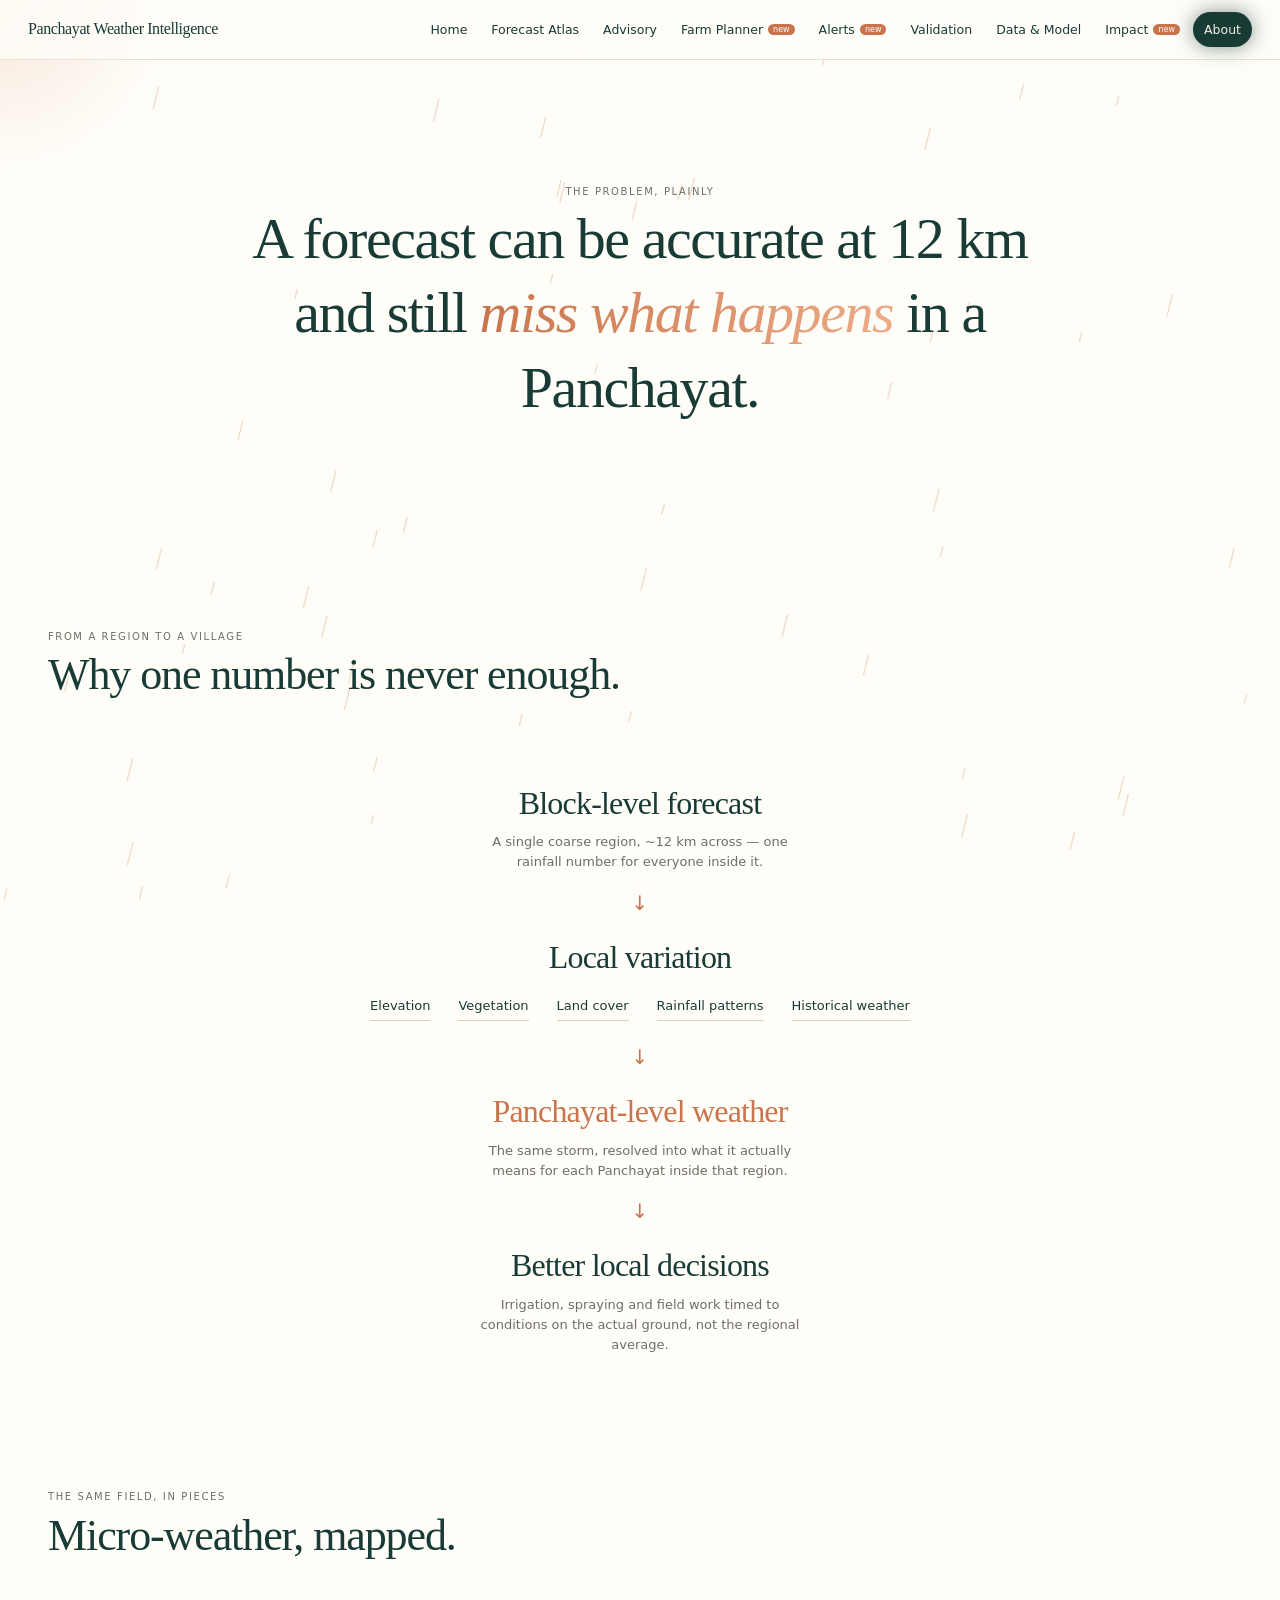
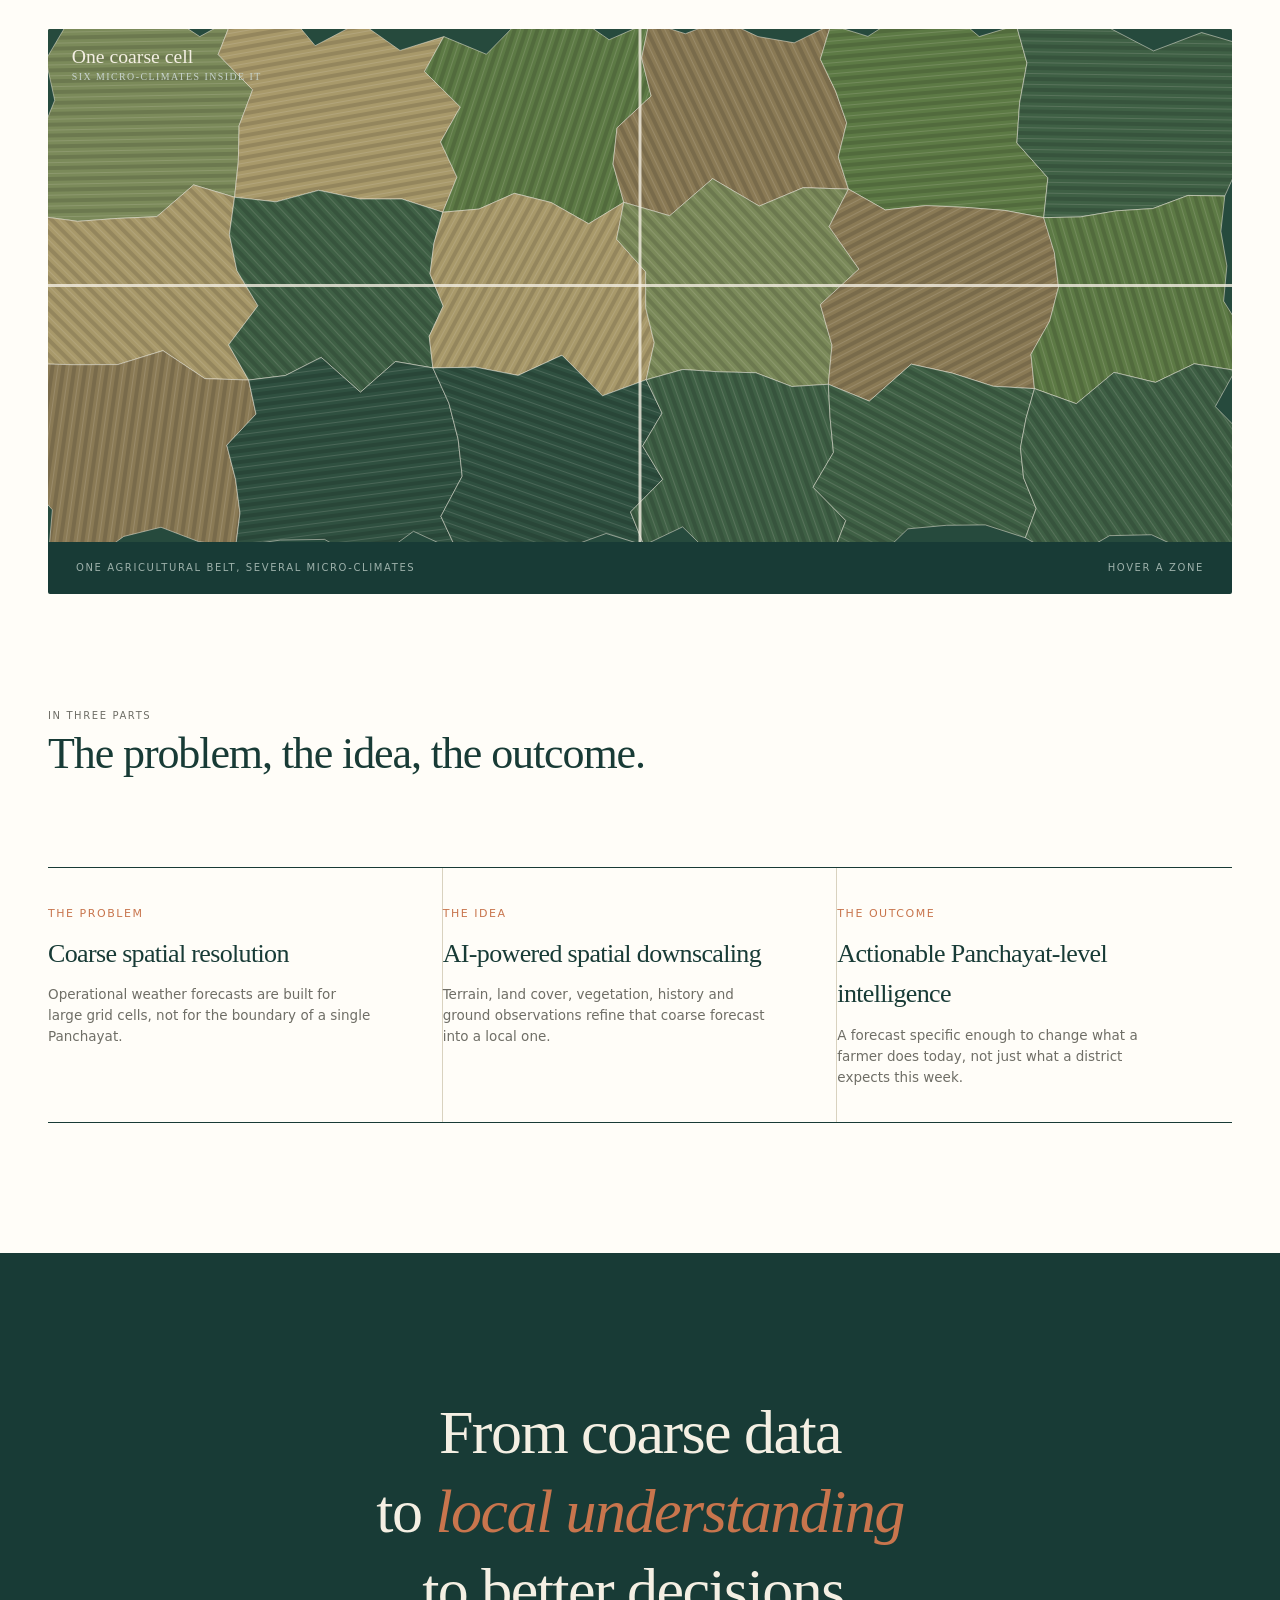
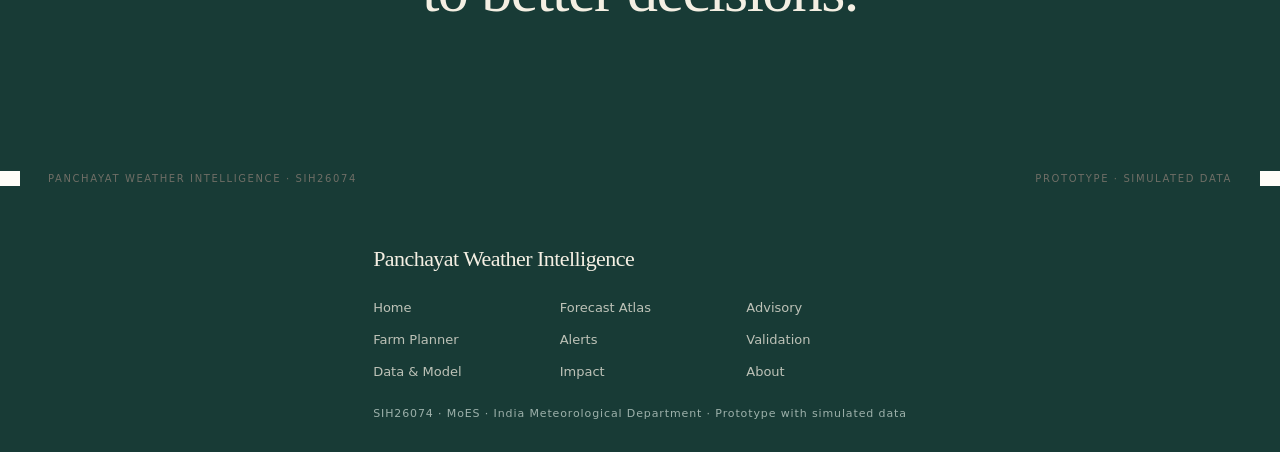
<file: about.html>
<!DOCTYPE html>
<html lang="en"><head><meta charset="utf-8">
<meta name="viewport" content="width=device-width, initial-scale=1, viewport-fit=cover">
<title>About · Panchayat Weather Intelligence</title>
<style>
:root{--g:#183B36;--s:#F4EFE3;--t:#C8754D;--w:#FFFDF8;--m:#6f6e66;box-sizing:border-box;padding-top:env(safe-area-inset-top,0px);padding-bottom:env(safe-area-inset-bottom,0px);color-scheme:light}
html{scroll-behavior:smooth}*{box-sizing:border-box}
body{margin:0;background:var(--w);color:var(--g);font:14px/1.55 Inter,system-ui,-apple-system,"Segoe UI",sans-serif}
.se{font-family:"Bookman Old Style",Bookman,Georgia,serif;font-weight:400;letter-spacing:-.025em}
.mt{font-size:10px;letter-spacing:.16em;text-transform:uppercase;color:var(--m)}
.wr{max-width:1240px;margin:0 auto;padding:0 28px}
nav{display:flex;justify-content:space-between;align-items:center;padding:26px 0;border-bottom:1px solid #e6e0d0}
nav b{font-size:19px}
nav .links{display:flex;gap:26px;align-items:center;flex-wrap:wrap}
nav a{color:var(--g);text-decoration:none;font-size:12.5px;letter-spacing:.06em;padding-bottom:3px;opacity:.6;transition:.3s}
nav a.on,nav a:hover{opacity:1;border-bottom:1px solid var(--t)}
/* opening */
.open{padding:120px 0 90px;text-align:center}
.open h1{font-size:clamp(30px,4.8vw,58px);line-height:1.28;max-width:16em;margin:0 auto}
.open h1 em{color:var(--t);font-style:italic}
section{padding-top:110px}
h2{font-size:clamp(26px,3.6vw,44px);line-height:1.05;margin:6px 0 0}
/* cascade */
.cascade{margin-top:60px;display:flex;flex-direction:column;align-items:center;gap:0}
.cnode{text-align:center;padding:20px 0}
.cnode .big{font-size:clamp(22px,3vw,32px)}
.cnode .cap{color:var(--m);font-size:13px;margin-top:4px;max-width:26em}
.carrow{color:var(--t);font-size:20px;line-height:1}
.factors{display:flex;flex-wrap:wrap;justify-content:center;gap:28px;margin:14px 0 6px;max-width:760px}
.factors span{font-size:13px;color:var(--g);border-bottom:1px solid #d9d2bf;padding-bottom:4px}
/* illustration */
.illwrap{margin-top:70px;background:var(--g);border-radius:2px;overflow:hidden}
#ill{display:block;width:100%;height:auto}
.zone{transition:filter .4s}
.illcap{padding:18px 28px;color:var(--s);display:flex;justify-content:space-between;flex-wrap:wrap;gap:10px}
/* triptych */
.trip{display:grid;grid-template-columns:repeat(3,1fr);gap:0;margin-top:90px;border-top:1px solid var(--g);border-bottom:1px solid var(--g)}
.tc{padding:34px 26px 34px 0;border-right:1px solid #d9d2bf;position:relative}
.tc:last-child{border-right:0}
.tc .n{font-size:11px;color:var(--t);letter-spacing:.14em}
.tc h3{font-size:26px;margin:10px 0 10px}
.tc p{font-size:13.5px;color:var(--m);margin:0;max-width:24em}
/* final statement */
.final{background:var(--g);color:var(--s);margin-top:130px;padding:140px 0;text-align:center}
.final p{font-size:clamp(30px,5.4vw,62px);line-height:1.28;margin:0}
.final em{color:var(--t);font-style:italic}
footer{padding:60px 0 40px;display:flex;justify-content:space-between;flex-wrap:wrap;gap:10px;background:var(--g)}
footer span{color:#9db1ab}
@media(max-width:860px){.trip{grid-template-columns:1fr}.tc{border-right:0;border-bottom:1px solid #d9d2bf}}
</style><link rel="stylesheet" href="assets/fx.css"></head><body>

<nav class="wr"><b class="se">Panchayat Weather Intelligence</b>
<div class="links"><a href="index.html">Home</a><a href="forecast-atlas.html">Forecast Atlas</a><a href="agro-advisory.html">Advisory</a><a href="validation.html">Validation</a><a href="data-model.html">Data &amp; Model</a><a class="on" href="about.html">About</a></div>
</nav>

<header class="open wr">
<span class="mt">The problem, plainly</span>
<h1 class="se">A forecast can be accurate at 12 km<br>and still <em>miss what happens</em> in a Panchayat.</h1>
</header>

<section><div class="wr">
<span class="mt">From a region to a village</span>
<h2 class="se">Why one number is never enough.</h2>
<div class="cascade">
<div class="cnode"><div class="big se">Block-level forecast</div><div class="cap">A single coarse region, ~12 km across — one rainfall number for everyone inside it.</div></div>
<div class="carrow">↓</div>
<div class="cnode"><div class="big se">Local variation</div><div class="factors"><span>Elevation</span><span>Vegetation</span><span>Land cover</span><span>Rainfall patterns</span><span>Historical weather</span></div></div>
<div class="carrow">↓</div>
<div class="cnode"><div class="big se" style="color:var(--t)">Panchayat-level weather</div><div class="cap">The same storm, resolved into what it actually means for each Panchayat inside that region.</div></div>
<div class="carrow">↓</div>
<div class="cnode"><div class="big se">Better local decisions</div><div class="cap">Irrigation, spraying and field work timed to conditions on the actual ground, not the regional average.</div></div>
</div>
</div></section>

<section><div class="wr">
<span class="mt">The same field, in pieces</span>
<h2 class="se">Micro-weather, mapped.</h2>
<div class="illwrap"><svg id="ill" viewBox="0 0 1200 520"></svg>
<div class="illcap"><span class="mt" style="color:#9db1ab">One agricultural belt, several micro-climates</span><span class="mt" style="color:#9db1ab" id="illtip">Hover a zone</span></div></div>
</div></section>

<section><div class="wr">
<span class="mt">In three parts</span>
<h2 class="se">The problem, the idea, the outcome.</h2>
<div class="trip">
<div class="tc"><span class="n">THE PROBLEM</span><h3 class="se">Coarse spatial resolution</h3><p>Operational weather forecasts are built for large grid cells, not for the boundary of a single Panchayat.</p></div>
<div class="tc"><span class="n">THE IDEA</span><h3 class="se">AI-powered spatial downscaling</h3><p>Terrain, land cover, vegetation, history and ground observations refine that coarse forecast into a local one.</p></div>
<div class="tc"><span class="n">THE OUTCOME</span><h3 class="se">Actionable Panchayat-level intelligence</h3><p>A forecast specific enough to change what a farmer does today, not just what a district expects this week.</p></div>
</div>
</div></section>

<div class="final wr" style="max-width:none"><div class="wr"><p class="se">From coarse data<br>to <em>local understanding</em><br>to better decisions.</p></div></div>
<footer class="wr"><span class="mt">Panchayat Weather Intelligence · SIH26074</span><span class="mt">Prototype · simulated data</span></footer>

<script>
const $=s=>document.querySelector(s),NS="http://www.w3.org/2000/svg";
const hs=s=>{let h=2166136261;for(let i=0;i<s.length;i++){h^=s.charCodeAt(i);h=Math.imul(h,16777619)}return()=>{h=Math.imul(h^h>>>15,2246822519);h^=h>>>13;return(h>>>0)/4294967296}};
// editorial illustration: one coarse block subdivided into distinct micro-zones
const W=1200,H=520,NC=6,NR=3;
const ZONES=[["Upland, drier","#a8996a"],["Riverine, wetter","#3f6045"],["Mixed cropland","#7b8a5a"],["Forest fringe","#2f5040"],["Lowland paddy","#5d7a45"],["Fallow / settlement","#8a7a55"]];
const V=[];for(let r=0;r<=NR;r++){V[r]=[];for(let c=0;c<=NC;c++){const q=hs(r+"av"+c);V[r][c]=[c*W/NC+(q()-.5)*40,r*H/NR+(q()-.5)*36]}}
function edge(p,pp){const f=p[0]<pp[0]||p[0]==pp[0]&&p[1]<pp[1],a=f?p:pp,b=f?pp:p,r=hs(a+""+b),dx=b[0]-a[0],dy=b[1]-a[1],L=Math.hypot(dx,dy),o=[];for(let i=1;i<5;i++){const t=i/5,d=(r()-.5)*L*.22;o.push([a[0]+dx*t-dy/L*d,a[1]+dy*t+dx/L*d])}return f?o:o.reverse()}
let g="",defs="";const zq=hs("zone");
for(let r=0;r<NR;r++)for(let c=0;c<NC;c++){
const p=[V[r][c],V[r][c+1],V[r+1][c+1],V[r+1][c]],pts=[p[0],...edge(p[0],p[1]),p[1],...edge(p[1],p[2]),p[2],...edge(p[2],p[3]),p[3],...edge(p[3],p[0])];
const d="M"+pts.map(z=>z[0].toFixed(1)+" "+z[1].toFixed(1)).join("L")+"Z";
const cx=p.reduce((a,z)=>a+z[0],0)/4,cy=p.reduce((a,z)=>a+z[1],0)/4,zi=Math.floor(zq()*ZONES.length),z=ZONES[zi],id="z"+r+"_"+c,ang=zq()*180;
defs+=`<pattern id="p${id}" width="11" height="11" patternUnits="userSpaceOnUse" patternTransform="rotate(${ang})"><rect width="11" height="11" fill="${z[1]}"/><rect width="11" height="4" fill="#000" opacity=".12"/><rect y="7" width="11" height="1" fill="#F4EFE3" opacity=".14"/></pattern>`;
g+=`<path d="${d}" class="zone" fill="url(#p${id})" data-name="${z[0]}" stroke="#F4EFE3" stroke-opacity=".5" stroke-width="1"><title>${z[0]}</title></path>`;
g+=`<text x="${cx}" y="${cy}" text-anchor="middle" font-size="10" fill="#F4EFE3" opacity="0" pointer-events="none" font-family="Inter" letter-spacing="1" class="ztxt" data-name="${z[0]}"></text>`}
// coarse boundary overlay + block label
let bnd="";for(let x=0;x<=W;x+=W/2)bnd+=`<line x1="${x}" y1="0" x2="${x}" y2="${H}" stroke="#F4EFE3" stroke-width="3" opacity=".85"/>`;
for(let y=0;y<=H;y+=H/1)bnd+="";
$("#ill").innerHTML=`<defs>${defs}</defs><rect width="${W}" height="${H}" fill="#264a3d"/>${g}<line x1="${W/2}" y1="0" x2="${W/2}" y2="${H}" stroke="#F4EFE3" stroke-width="3" opacity=".8"/><line x1="0" y1="${H/2}" x2="${W}" y2="${H/2}" stroke="#F4EFE3" stroke-width="3" opacity=".8"/>
<text x="24" y="34" fill="#F4EFE3" font-family="Bookman Old Style,Georgia,serif" font-size="20">One coarse cell</text><text x="24" y="52" fill="#c8d4cf" font-family="Inter" font-size="10" letter-spacing="1.5">SIX MICRO-CLIMATES INSIDE IT</text>`;
$("#ill").querySelectorAll(".zone").forEach(z=>{
z.addEventListener("mouseenter",()=>{$("#illtip").textContent=z.dataset.name;$("#ill").querySelectorAll(".zone").forEach(o=>o.style.filter=o===z?"brightness(1.25)":"brightness(.6)")});
z.addEventListener("mouseleave",()=>{$("#illtip").textContent="Hover a zone";$("#ill").querySelectorAll(".zone").forEach(o=>o.style.filter="")})});
</script><script src="assets/fx.js"></script></body></html>
</file>
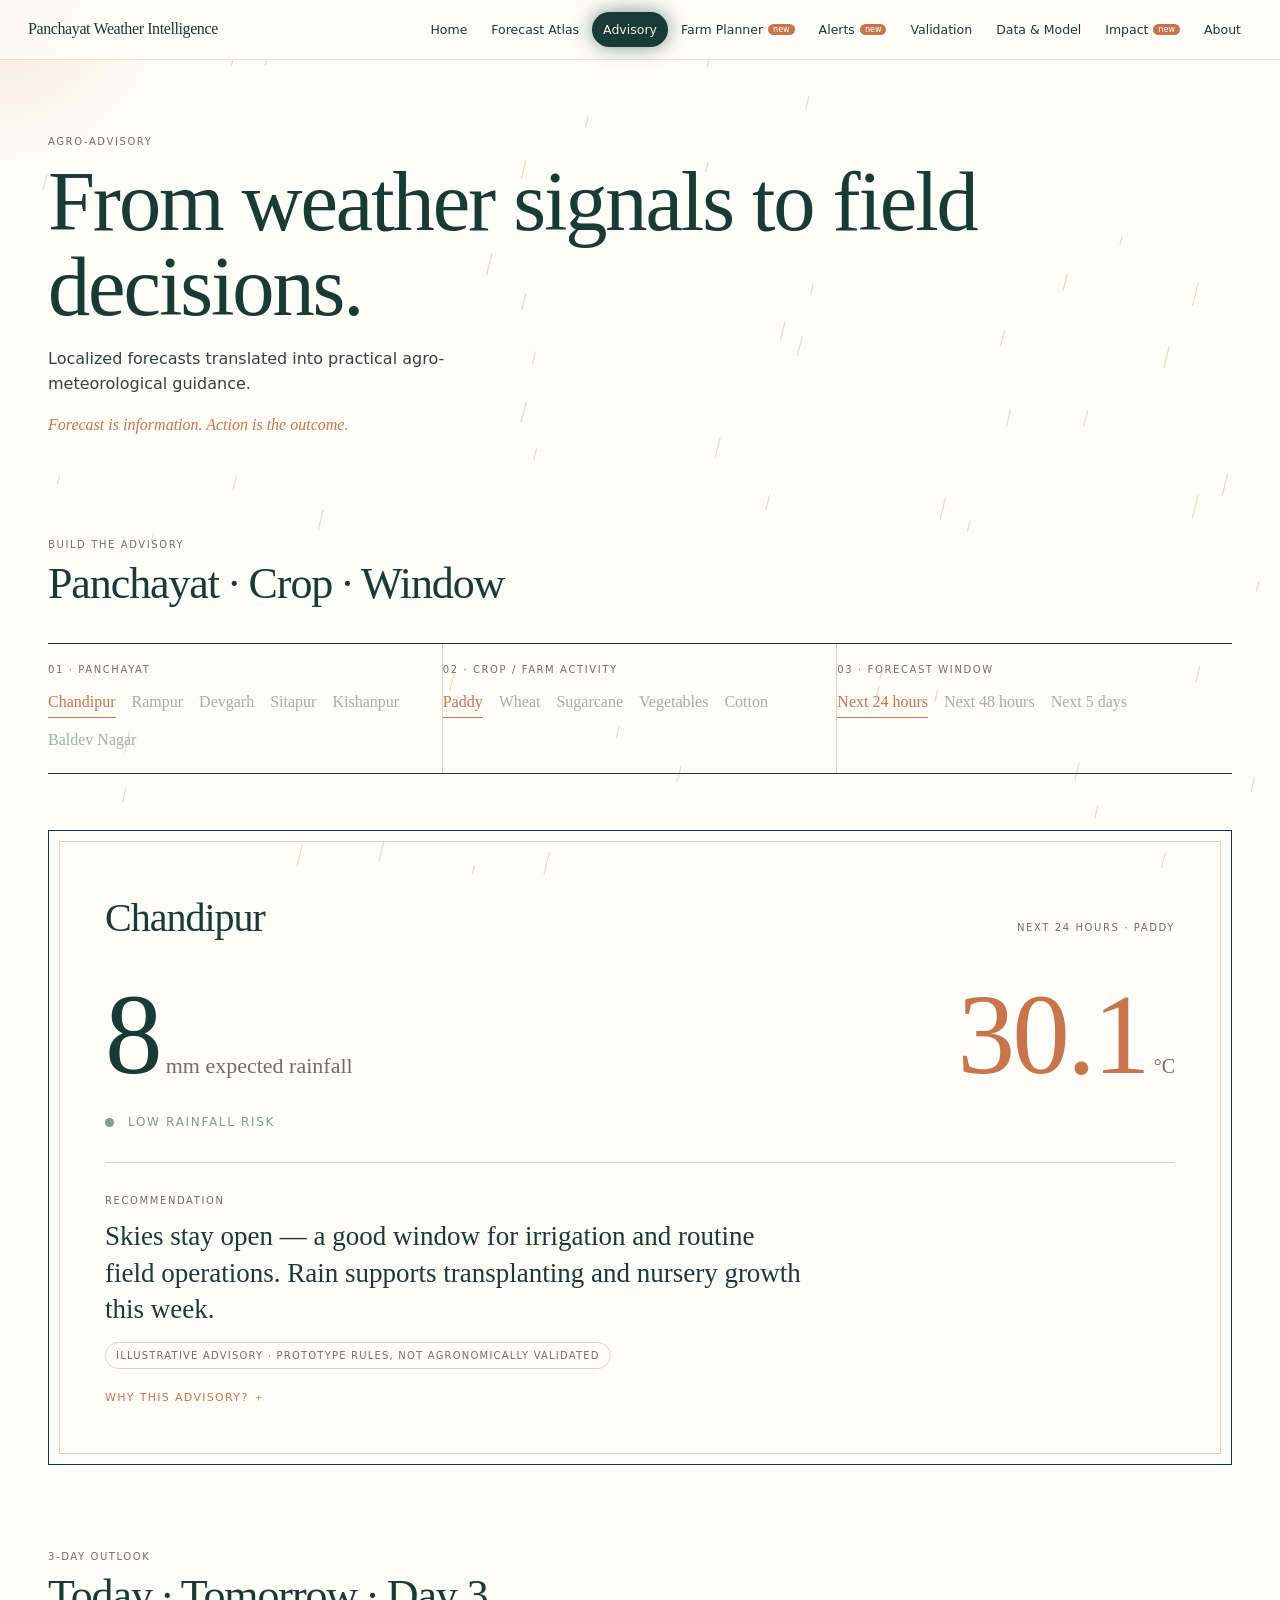
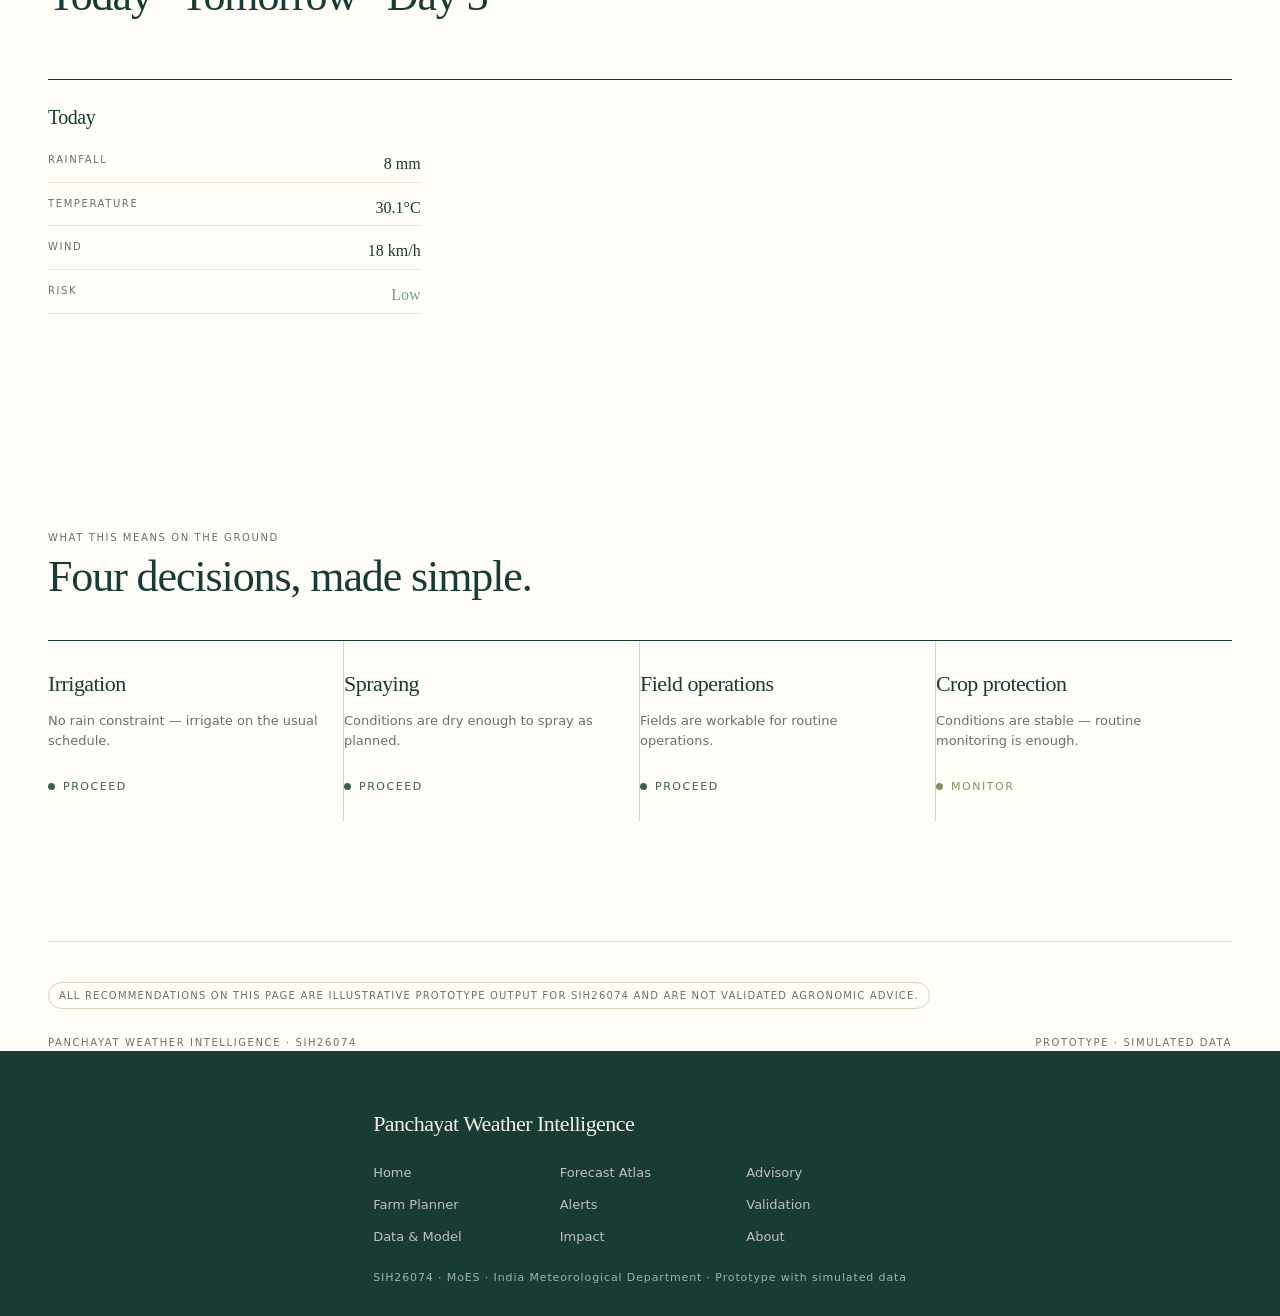
<file: agro-advisory.html>
<!DOCTYPE html>
<html lang="en"><head><meta charset="utf-8">
<meta name="viewport" content="width=device-width, initial-scale=1, viewport-fit=cover">
<title>Agro-Advisory · Panchayat Weather Intelligence</title>
<style>
:root{--g:#183B36;--s:#F4EFE3;--t:#C8754D;--w:#FFFDF8;--m:#6f6e66;box-sizing:border-box;padding-top:env(safe-area-inset-top,0px);padding-bottom:env(safe-area-inset-bottom,0px);color-scheme:light}
html{scroll-behavior:smooth}*{box-sizing:border-box}
body{margin:0;background:var(--w);color:var(--g);font:14px/1.55 Inter,system-ui,-apple-system,"Segoe UI",sans-serif}
.se{font-family:"Bookman Old Style",Bookman,Georgia,serif;font-weight:400;letter-spacing:-.025em}
.mt{font-size:10px;letter-spacing:.16em;text-transform:uppercase;color:var(--m)}
.hand{font-family:"Segoe Script","Bradley Hand","Snell Roundhand","Brush Script MT",cursive;font-style:italic;color:var(--t)}
.wr{max-width:1240px;margin:0 auto;padding:0 28px}
nav{display:flex;justify-content:space-between;align-items:center;padding:26px 0;border-bottom:1px solid #e6e0d0}
nav b{font-size:19px}
nav .links{display:flex;gap:30px;align-items:center;flex-wrap:wrap}
nav a{color:var(--g);text-decoration:none;font-size:12.5px;letter-spacing:.06em;padding-bottom:3px;opacity:.6;transition:.3s}
nav a.on,nav a:hover{opacity:1;border-bottom:1px solid var(--t)}
header.top{padding:70px 0 0}
h1{font-size:clamp(38px,6.6vw,88px);line-height:1.0;margin:8px 0 0;max-width:11em}
.sub{max-width:460px;font-size:16px;color:#33423e;margin-top:18px}
section{padding-top:80px}
h2{font-size:clamp(26px,3.6vw,44px);line-height:1.05;margin:6px 0 0}
/* selector */
.sel{display:flex;flex-wrap:wrap;gap:0;margin-top:36px;border-top:1px solid var(--g);border-bottom:1px solid var(--g)}
.selcol{flex:1 1 220px;padding:18px 26px 18px 0;border-right:1px solid #d9d2bf}
.selcol:last-child{border-right:0}
.selcol .mt{margin-bottom:10px}
.opt{display:flex;flex-wrap:wrap;gap:8px 16px}
.opt button{border:0;background:none;font:inherit;color:var(--g);opacity:.4;cursor:pointer;padding:2px 0;font-size:16px;font-family:"Bookman Old Style",Georgia,serif;transition:.3s;border-bottom:1px solid transparent}
.opt button.on{opacity:1;border-color:var(--t);color:var(--t)}
/* field note */
.note{margin-top:56px;border:1px solid var(--g);padding:56px;position:relative}
.note:before{content:"";position:absolute;top:10px;left:10px;right:10px;bottom:10px;border:1px solid #d9d2bf;pointer-events:none}
.nhead{display:flex;justify-content:space-between;align-items:baseline;flex-wrap:wrap;gap:10px}
.nhead .place{font-size:clamp(26px,3.6vw,40px)}
.nrow{display:grid;grid-template-columns:1fr 1fr;gap:40px;margin-top:34px;align-items:end}
.nrow .big{font-size:clamp(64px,9vw,120px);line-height:.9}
.nrow .big small{font-size:22px;letter-spacing:0;margin-left:6px;color:var(--m);font-family:Inter}
.riskline{margin-top:26px;display:flex;align-items:center;gap:14px}
.riskdot{width:9px;height:9px;border-radius:50%;background:var(--t)}
.risktxt{font-size:12px;letter-spacing:.14em;text-transform:uppercase;color:var(--t)}
.reco{margin-top:30px;border-top:1px solid #d9d2bf;padding-top:26px}
.reco p{font-size:clamp(19px,2.2vw,27px);font-family:"Bookman Old Style",Georgia,serif;max-width:26em;margin:8px 0 0;line-height:1.35}
.ilb{display:inline-block;margin-top:14px;font-size:10px;letter-spacing:.12em;text-transform:uppercase;color:var(--m);border:1px solid #d9d2bf;padding:5px 10px;border-radius:99px}
.why{background:none;border:0;color:var(--t);font:inherit;font-size:11px;letter-spacing:.12em;text-transform:uppercase;cursor:pointer;margin-top:20px;padding:0}
.whybox{max-height:0;overflow:hidden;transition:max-height .6s ease}
.whybox.on{max-height:280px}
.chain{display:flex;flex-wrap:wrap;gap:10px;align-items:center;margin-top:20px;padding-top:18px;border-top:1px solid #d9d2bf}
.chain span{font-size:12px}
.chain b{font-weight:600}
.chain i{color:var(--t);font-style:normal;font-size:13px}
/* 3-day */
.days{display:grid;grid-template-columns:repeat(3,1fr);gap:0;margin-top:60px;border-top:1px solid var(--g)}
.day{padding:22px 22px 22px 0;border-right:1px solid #d9d2bf}
.day:last-child{border-right:0}
.day .dn{font-size:20px}
.day .dv{margin-top:14px;display:grid;grid-template-columns:1fr;gap:8px}
.day .dv div{display:flex;justify-content:space-between;font-size:13px;border-bottom:1px dotted #d9d2bf;padding:5px 0}
.day .dv span:last-child{font-family:"Bookman Old Style",Georgia,serif;font-size:16px}
/* ground */
.gnd{margin-top:110px}
.grid4{display:grid;grid-template-columns:repeat(4,1fr);gap:0;margin-top:40px;border-top:1px solid var(--g)}
.gc{padding:26px 22px 26px 0;border-right:1px solid #d9d2bf;min-height:180px;display:flex;flex-direction:column;justify-content:space-between}
.gc:last-child{border-right:0}
.gc h3{font-size:22px;margin:0}
.gc p{font-size:13px;color:var(--m);margin:10px 0 0}
.stat{margin-top:16px;font-size:11px;letter-spacing:.14em;text-transform:uppercase;display:flex;align-items:center;gap:8px}
.stat i{width:7px;height:7px;border-radius:50%;display:inline-block;font-style:normal}
.st-WAIT i{background:#8a3a1f}.st-WAIT{color:#8a3a1f}
.st-PLAN i{background:var(--t)}.st-PLAN{color:var(--t)}
.st-PROCEED i{background:#3f6045}.st-PROCEED{color:#3f6045}
.st-MONITOR i{background:#8a8f5f}.st-MONITOR{color:#8a8f5f}
.foot{margin:120px 0 0;padding:26px 0;border-top:1px solid #e6e0d0}
footer{padding:40px 0 40px;display:flex;justify-content:space-between;flex-wrap:wrap;gap:10px}
@media(max-width:860px){.grid4{grid-template-columns:1fr 1fr}.gc{border-right:1px solid #d9d2bf}.gc:nth-child(2n){border-right:0}.days{grid-template-columns:1fr}.day{border-right:0;border-bottom:1px solid #d9d2bf}.nrow{grid-template-columns:1fr}}
</style><link rel="stylesheet" href="assets/fx.css"></head><body>

<nav class="wr"><b class="se">Panchayat Weather Intelligence</b>
<div class="links"><a href="index.html">Home</a><a href="forecast-atlas.html">Forecast Atlas</a><a class="on" href="agro-advisory.html">Advisory</a><a href="validation.html">Validation</a><a href="data-model.html">Data &amp; Model</a><a href="about.html">About</a></div>
</nav>

<header class="top"><div class="wr">
<span class="mt">Agro-advisory</span>
<h1 class="se">From weather signals to field decisions.</h1>
<p class="sub">Localized forecasts translated into practical agro-meteorological guidance.</p>
<p class="hand" style="margin-top:14px;font-size:16px">Forecast is information. Action is the outcome.</p>
</div></header>

<section><div class="wr">
<span class="mt">Build the advisory</span>
<h2 class="se">Panchayat · Crop · Window</h2>
<div class="sel">
<div class="selcol"><div class="mt">01 · Panchayat</div><div class="opt" id="oPan"></div></div>
<div class="selcol"><div class="mt">02 · Crop / farm activity</div><div class="opt" id="oCrop"></div></div>
<div class="selcol"><div class="mt">03 · Forecast window</div><div class="opt" id="oWin"></div></div>
</div>

<div class="note">
<div class="nhead"><div class="place se" id="nPlace">Chandipur</div><span class="mt" id="nWin">Next 24 hours</span></div>
<div class="nrow">
<div><div class="big se"><span id="nRain">42</span><small>mm expected rainfall</small></div></div>
<div style="text-align:right"><div class="big se" id="nTemp" style="color:var(--t)">—</div></div>
</div>
<div class="riskline"><span class="riskdot" id="nDot"></span><span class="risktxt" id="nRisk">Moderate rainfall risk</span></div>
<div class="reco"><span class="mt">Recommendation</span><p id="nReco">Consider delaying irrigation and spraying until the rainfall window passes.</p>
<span class="ilb">Illustrative advisory · prototype rules, not agronomically validated</span></div>
<button class="why" id="whyBtn">Why this advisory? ＋</button>
<div class="whybox" id="whyBox"><div class="chain" id="chain"></div></div>
</div>
</div></section>

<section><div class="wr">
<span class="mt">3-day outlook</span>
<h2 class="se">Today · Tomorrow · Day 3</h2>
<div class="days" id="days"></div>
</div></section>

<section class="gnd"><div class="wr">
<span class="mt">What this means on the ground</span>
<h2 class="se">Four decisions, made simple.</h2>
<div class="grid4" id="grid4"></div>
<div class="foot"><span class="ilb">All recommendations on this page are illustrative prototype output for SIH26074 and are not validated agronomic advice.</span></div>
</div></section>

<footer class="wr"><span class="mt">Panchayat Weather Intelligence · SIH26074</span><span class="mt">Prototype · simulated data</span></footer>

<script>
const $=s=>document.querySelector(s);
const PANS=["Chandipur","Rampur","Devgarh","Sitapur","Kishanpur","Baldev Nagar"];
const CROPS=["Paddy","Wheat","Sugarcane","Vegetables","Cotton"];
const WINS=["Next 24 hours","Next 48 hours","Next 5 days"];
const hs=s=>{let h=2166136261;for(let i=0;i<s.length;i++){h^=s.charCodeAt(i);h=Math.imul(h,16777619)}return()=>{h=Math.imul(h^h>>>15,2246822519);h^=h>>>13;return(h>>>0)/4294967296}};
let state={pan:PANS[0],crop:CROPS[0],win:WINS[0]};
function mkOpt(id,arr,key){const el=$(id);el.innerHTML=arr.map(v=>`<button data-v="${v}">${v}</button>`).join("");
[...el.children].forEach(b=>{b.classList.toggle("on",b.dataset.v===state[key]);b.onclick=()=>{state[key]=b.dataset.v;[...el.children].forEach(x=>x.classList.toggle("on",x===b));render()}})}
mkOpt("#oPan",PANS,"pan");mkOpt("#oCrop",CROPS,"crop");mkOpt("#oWin",WINS,"win");
function seedFor(pan,win,dayOff){const q=hs(pan+win+dayOff);const rain=Math.max(2,6+q()*60*(dayOff==0?1:dayOff==1?.8:.55));
return{rain,temp:26+q()*9,wind:6+q()*14,hum:48+rain*.5+q()*10}}
const lvl=r=>r<10?["Low",0,"#7d9c8f"]:r<25?["Mild",1,"#C8B26A"]:r<50?["Moderate",2,"#C8754D"]:["High",3,"#8a3a1f"];
const RECO=[
"Skies stay open — a good window for irrigation and routine field operations.",
"Light showers are likely. Reduce irrigation volume and keep an eye on soil moisture.",
"Consider delaying irrigation and spraying until the rainfall window passes.",
"Postpone spraying and harvest. Clear drainage channels and protect stored produce."];
function cropNote(crop,L){
if(crop=="Paddy")return L>=2?"Standing water risk in low bunds — check field drainage.":"Rain supports transplanting and nursery growth this week.";
if(crop=="Wheat")return L>=2?"Delay top-dressing of fertiliser until fields drain.":"Suitable window for irrigation scheduling.";
if(crop=="Sugarcane")return L>=2?"Watch for waterlogging near ratoon rows.":"Rain aids cane elongation; monitor for lodging in wind.";
if(crop=="Vegetables")return L>=2?"Cover nursery beds; delay transplanting.":"Good conditions for spraying and staking.";
return L>=2?"Delay defoliant and pesticide spray until rain clears.":"Suitable window for spraying and field scouting.";}
function windowDays(win){return win=="Next 5 days"?[0,1,2]:win=="Next 48 hours"?[0,1]:[0]}
function render(){
const d0=seedFor(state.pan,state.win,0),L=lvl(d0.rain);
$("#nPlace").textContent=state.pan;$("#nWin").textContent=state.win.toUpperCase()+" · "+state.crop.toUpperCase();
$("#nRain").textContent=Math.round(d0.rain);$("#nTemp").innerHTML=d0.temp.toFixed(1)+"<small style='font-size:20px;color:var(--m);font-family:Inter'>°C</small>";
$("#nDot").style.background=L[2];$("#nRisk").textContent=L[0]+" rainfall risk";$("#nRisk").style.color=L[2];
$("#nReco").textContent=RECO[L[1]]+" "+cropNote(state.crop,L[1]);
$("#chain").innerHTML=`<span><b>Forecast</b> ${Math.round(d0.rain)} mm, ${d0.temp.toFixed(1)}°C</span><i>+</i><span><b>Soil / weather context</b> ${d0.hum.toFixed(0)}% humidity, ${d0.wind.toFixed(0)} km/h wind</span><i>+</i><span><b>Local conditions</b> ${state.crop.toLowerCase()} field stage</span><i>+</i><span><b>Historical pattern</b> typical wet spell for this season</span><i>→</i><span style="color:var(--t)"><b>Advisory</b> ${L[0].toLowerCase()} risk guidance</span>`;
const names=["Today","Tomorrow","Day 3"];
$("#days").innerHTML=windowDays(state.win).map(i=>{const d=seedFor(state.pan,state.win,i),l=lvl(d.rain);
return `<div class="day"><div class="dn se">${names[i]}</div><div class="dv">
<div><span class="mt">Rainfall</span><span>${Math.round(d.rain)} mm</span></div>
<div><span class="mt">Temperature</span><span>${d.temp.toFixed(1)}°C</span></div>
<div><span class="mt">Wind</span><span>${Math.round(d.wind)} km/h</span></div>
<div><span class="mt">Risk</span><span style="color:${l[2]}">${l[0]}</span></div>
</div></div>`}).join("");
const IR=L[1]>=2?"WAIT":L[1]==1?"MONITOR":"PROCEED";
const SP=L[1]>=2?"WAIT":L[1]==1?"PLAN":"PROCEED";
const FO=L[1]>=3?"WAIT":L[1]==2?"PLAN":"PROCEED";
const CP=L[1]>=2?"PLAN":"MONITOR";
const G=[["Irrigation",IR,IR=="WAIT"?"Hold irrigation until rainfall clears the field.":IR=="MONITOR"?"Light rain may cover part of crop water need — check soil before scheduling.":"No rain constraint — irrigate on the usual schedule."],
["Spraying",SP,SP=="WAIT"?"Rain will wash off any spray applied now — hold until skies clear.":SP=="PLAN"?"Plan spraying for a drier slot later in the window.":"Conditions are dry enough to spray as planned."],
["Field operations",FO,FO=="WAIT"?"Avoid heavy machinery on wet or waterlogged fields.":FO=="PLAN"?"Sequence field work around the expected rain window.":"Fields are workable for routine operations."],
["Crop protection",CP,CP=="PLAN"?"Watch for pest/disease pressure that follows wet, humid spells.":"Conditions are stable — routine monitoring is enough."]];
$("#grid4").innerHTML=G.map(g=>`<div class="gc"><div><h3 class="se">${g[0]}</h3><p>${g[2]}</p></div><div class="stat st-${g[1]}"><i></i>${g[1]}</div></div>`).join("");
}
$("#whyBtn").onclick=()=>{$("#whyBox").classList.toggle("on");$("#whyBtn").textContent=$("#whyBox").classList.contains("on")?"Why this advisory? −":"Why this advisory? ＋"};
render();
</script><script src="assets/fx.js"></script></body></html>
</file>
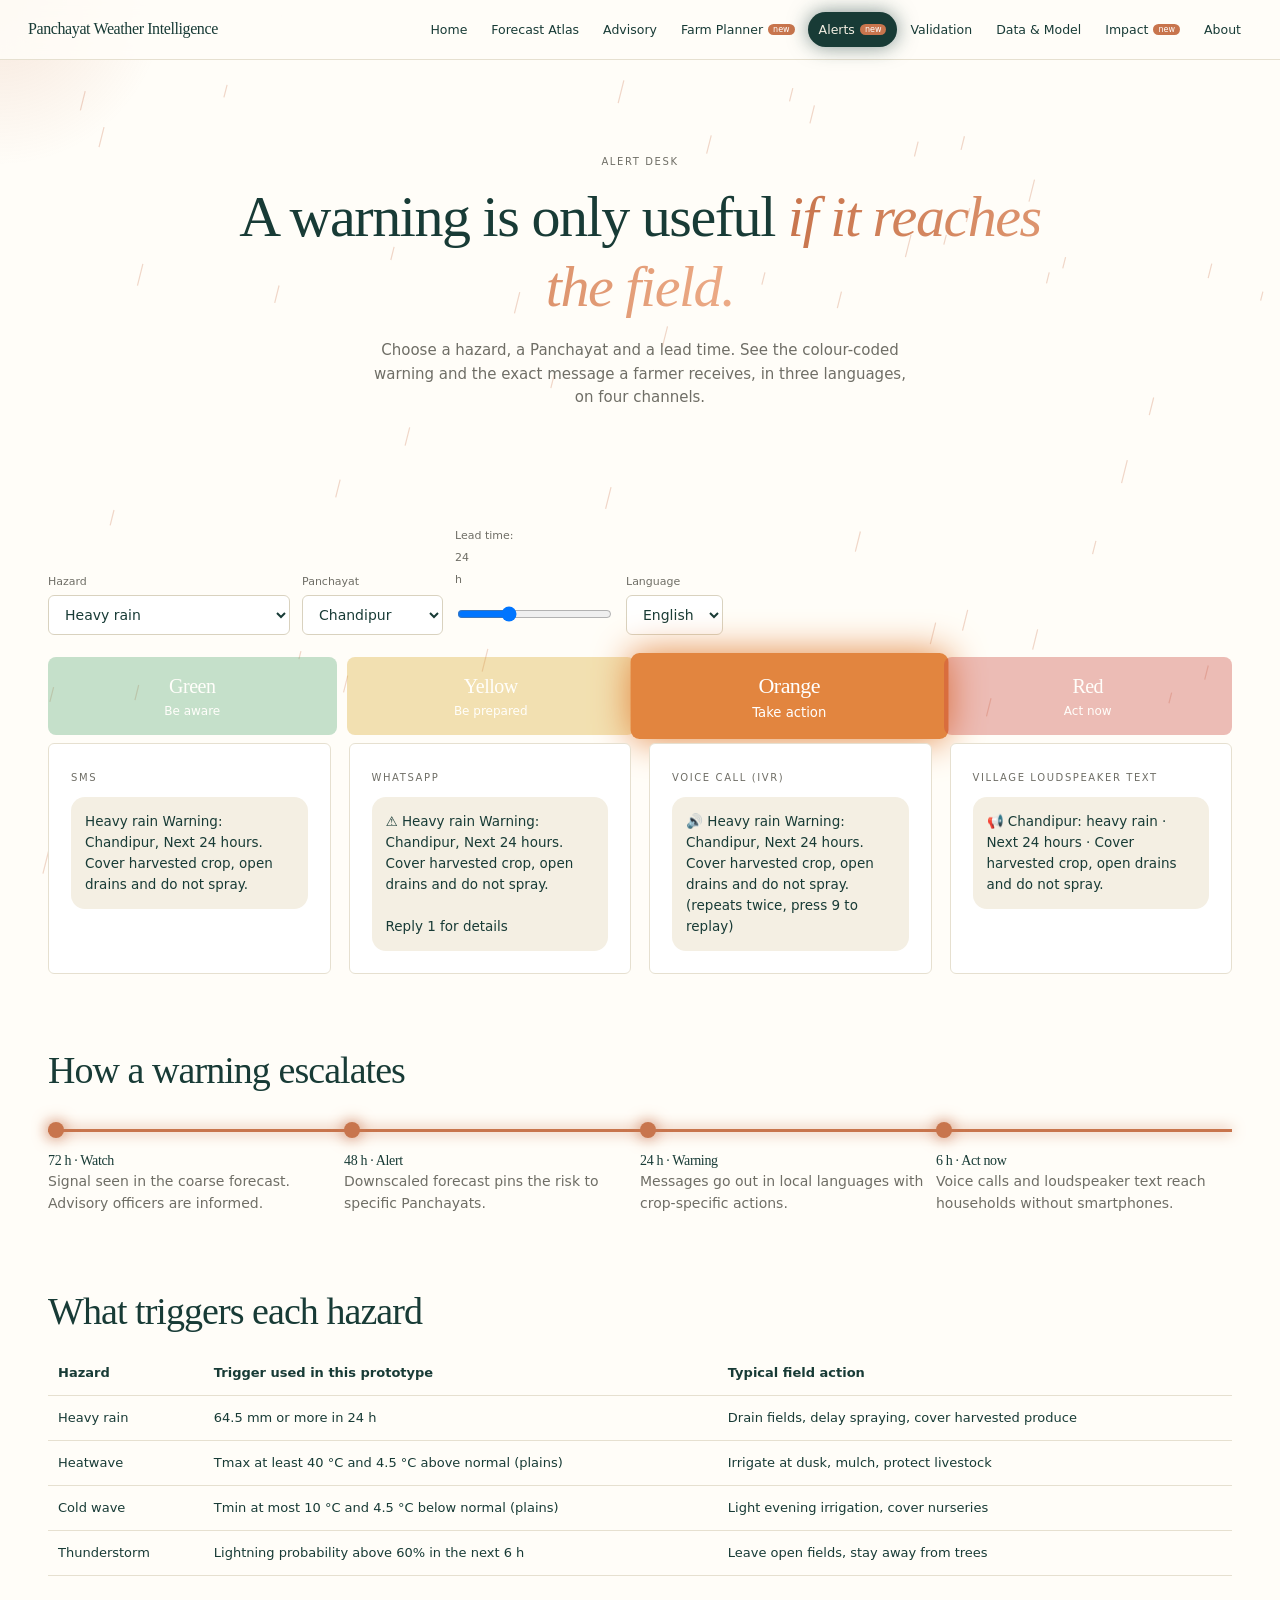
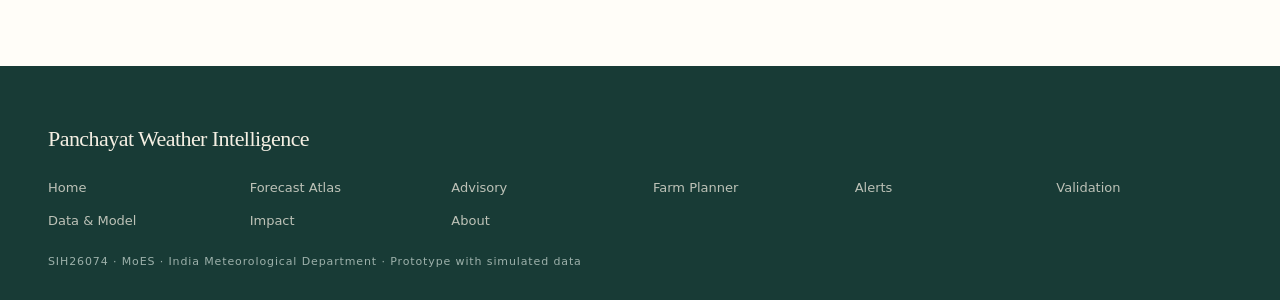
<file: alerts.html>
<!DOCTYPE html>
<html lang="en"><head><meta charset="utf-8">
<meta name="viewport" content="width=device-width, initial-scale=1, viewport-fit=cover">
<title>Alerts · Panchayat Weather Intelligence</title>
<link rel="stylesheet" href="assets/fx.css">
<style>
:root{--g:#183B36;--s:#F4EFE3;--t:#C8754D;--w:#FFFDF8;--m:#6f6e66;box-sizing:border-box;color-scheme:light}
html{scroll-behavior:smooth}*{box-sizing:border-box}
body{margin:0;background:var(--w);color:var(--g);font:14px/1.55 Inter,system-ui,-apple-system,"Segoe UI",sans-serif}
.se{font-family:"Bookman Old Style",Bookman,Georgia,serif;font-weight:400;letter-spacing:-.025em}
.mt{font-size:10px;letter-spacing:.16em;text-transform:uppercase;color:var(--m)}
.wr{max-width:1240px;margin:0 auto;padding:0 28px}
.open{padding:90px 0 40px;text-align:center}.open h1{font-size:clamp(30px,4.8vw,58px);line-height:1.2;max-width:15em;margin:10px auto 0}
.open p{max-width:36em;margin:18px auto 0;color:var(--m);font-size:15px}
section{padding-top:70px}h2{font-size:clamp(24px,3.2vw,38px);line-height:1.1;margin:6px 0 18px}
.row{display:flex;flex-wrap:wrap;gap:12px;align-items:end;margin:8px 0 22px}
label{display:flex;flex-direction:column;gap:5px;font-size:11px;color:var(--m)}
select,input{font:inherit;font-size:14px;padding:10px 12px;border:1px solid #d9d2bf;border-radius:6px;background:#fff;color:var(--g);transition:.25s}
select:hover,input:hover,select:focus,input:focus{border-color:var(--t);box-shadow:0 0 16px rgba(200,117,77,.35);outline:none}
.fxbtn{background:var(--g);color:var(--s);border:0;border-radius:6px;padding:11px 20px;font:inherit;cursor:pointer}
.g3{display:grid;grid-template-columns:repeat(auto-fit,minmax(250px,1fr));gap:18px}
.big{font-size:clamp(30px,4vw,46px);line-height:1}.dk{background:var(--g);color:var(--s);border-radius:6px}
.lv{display:grid;grid-template-columns:repeat(4,1fr);gap:10px}.lv div{padding:14px;text-align:center;border-radius:8px;color:#fff;transition:.4s;opacity:.35;font-size:12px}
.lv div.on{opacity:1;transform:scale(1.1);box-shadow:0 0 34px currentColor}.lv b{display:block;font-size:20px}
.ch{display:grid;grid-template-columns:repeat(auto-fit,minmax(230px,1fr));gap:18px;margin-top:8px}
.bub{background:var(--s);border-radius:14px;padding:14px;font-size:13.5px;min-height:110px;margin-top:10px;white-space:pre-line;animation:pop .5s}@keyframes pop{from{transform:scale(.9);opacity:0}}
.lad{display:grid;grid-template-columns:repeat(4,1fr);position:relative;margin-top:24px}.lad::before{content:"";position:absolute;left:0;top:13px;height:3px;width:0;background:var(--t);box-shadow:0 0 14px var(--t);animation:ld 3s .5s forwards}@keyframes ld{to{width:100%}}
.lad div{padding-top:34px;position:relative}.lad div::before{content:"";position:absolute;left:0;top:6px;width:16px;height:16px;border-radius:50%;background:var(--t);box-shadow:0 0 16px var(--t)}
.rt{width:100%;border-collapse:collapse}.rt td,.rt th{padding:12px 10px;border-bottom:1px solid #e6e0d0;text-align:left;font-size:13px;transition:.25s}.rt tr:hover td{background:var(--s)}
</style></head><body>
<header class="open wr"><span class="mt">Alert desk</span><h1 class="se">A warning is only useful <em>if it reaches the field.</em></h1><p>Choose a hazard, a Panchayat and a lead time. See the colour-coded warning and the exact message a farmer receives, in three languages, on four channels.</p></header>
<section><div class="wr"><div class="row">
<label>Hazard<select id="hz"><option value="rain">Heavy rain</option><option value="heat">Heatwave</option><option value="cold">Cold wave / frost</option><option value="storm">Thunderstorm and lightning</option></select></label>
<label>Panchayat<select id="pn"><option>Chandipur</option><option>Rampur</option><option>Devgarh</option><option>Sitapur</option><option>Kishanpur</option><option>Baldev Nagar</option></select></label>
<label>Lead time: <span id="lt">24</span> h<input type="range" id="ld" min="6" max="72" step="6" value="24"></label>
<label>Language<select id="lg"><option value="en">English</option><option value="hi">हिन्दी</option><option value="mr">मराठी</option></select></label></div>
<div class="lv" id="lv"></div>
<div class="ch"><div class="fxc"><span class="mt">SMS</span><div class="bub" id="b1"></div></div><div class="fxc"><span class="mt">WhatsApp</span><div class="bub" id="b2"></div></div><div class="fxc"><span class="mt">Voice call (IVR)</span><div class="bub" id="b3"></div></div><div class="fxc"><span class="mt">Village loudspeaker text</span><div class="bub" id="b4"></div></div></div></div></section>
<section><div class="wr"><h2 class="se">How a warning escalates</h2>
<div class="lad"><div><b class="se">72 h · Watch</b><br><span style="color:var(--m)">Signal seen in the coarse forecast. Advisory officers are informed.</span></div><div><b class="se">48 h · Alert</b><br><span style="color:var(--m)">Downscaled forecast pins the risk to specific Panchayats.</span></div><div><b class="se">24 h · Warning</b><br><span style="color:var(--m)">Messages go out in local languages with crop-specific actions.</span></div><div><b class="se">6 h · Act now</b><br><span style="color:var(--m)">Voice calls and loudspeaker text reach households without smartphones.</span></div></div></div></section>
<section><div class="wr"><h2 class="se">What triggers each hazard</h2><table class="rt"><tr><th>Hazard</th><th>Trigger used in this prototype</th><th>Typical field action</th></tr>
<tr><td>Heavy rain</td><td>64.5 mm or more in 24 h</td><td>Drain fields, delay spraying, cover harvested produce</td></tr>
<tr><td>Heatwave</td><td>Tmax at least 40 °C and 4.5 °C above normal (plains)</td><td>Irrigate at dusk, mulch, protect livestock</td></tr>
<tr><td>Cold wave</td><td>Tmin at most 10 °C and 4.5 °C below normal (plains)</td><td>Light evening irrigation, cover nurseries</td></tr>
<tr><td>Thunderstorm</td><td>Lightning probability above 60% in the next 6 h</td><td>Leave open fields, stay away from trees</td></tr></table></div></section>
<div style="height:90px"></div>
<script>
const $=s=>document.querySelector(s);
const T={rain:{c:["#4c8bc9","#e0b04a","#e2853f","#c9433a"],n:{en:"Heavy rain",hi:"भारी बारिश",mr:"अतिवृष्टी"},a:{en:"Cover harvested crop, open drains and do not spray.",hi:"कटी फसल ढकें, नालियां खोलें और छिड़काव न करें।",mr:"कापलेले पीक झाका, चर खुले करा आणि फवारणी टाळा."},w:{en:"heavy rain",hi:"तेज़ बारिश",mr:"जोरदार पाऊस"}},
heat:{n:{en:"Heatwave",hi:"लू",mr:"उष्णतेची लाट"},a:{en:"Irrigate at dusk, mulch the soil and keep animals in shade.",hi:"शाम को सिंचाई करें, मल्चिंग करें और पशुओं को छाया में रखें।",mr:"संध्याकाळी सिंचन करा, आच्छादन करा आणि जनावरे सावलीत ठेवा."},w:{en:"very high heat",hi:"भीषण गर्मी",mr:"तीव्र उष्णता"}},
cold:{n:{en:"Cold wave",hi:"शीत लहर",mr:"थंडीची लाट"},a:{en:"Cover nurseries and give a light evening irrigation.",hi:"नर्सरी ढकें और शाम को हल्की सिंचाई करें।",mr:"रोपवाटिका झाका आणि संध्याकाळी हलके पाणी द्या."},w:{en:"frost",hi:"पाला",mr:"दंव"}},
storm:{n:{en:"Thunderstorm",hi:"आंधी-तूफ़ान",mr:"वादळी पाऊस"},a:{en:"Leave open fields and stay away from tall trees.",hi:"खुले खेत छोड़ दें और ऊंचे पेड़ों से दूर रहें।",mr:"उघडी शेते सोडा आणि उंच झाडांपासून दूर रहा."},w:{en:"lightning",hi:"बिजली",mr:"विजा"}}};
const L=["Green","Yellow","Orange","Red"],LC=["#5aa877","#d9a92f","#e2853f","#c9433a"],ln={en:"Next {h} hours",hi:"अगले {h} घंटे",mr:"पुढील {h} तास"},nm={en:"Warning",hi:"चेतावनी",mr:"इशारा"};
function up(){const h=$("#hz").value,p=$("#pn").value,H=+$("#ld").value,g=$("#lg").value,t=T[h];$("#lt").textContent=H;
const sev=H<=12?3:H<=24?2:H<=48?1:0;
$("#lv").innerHTML=L.map((l,i)=>`<div class="${i==sev?"on":""}" style="background:${LC[i]};color:${LC[i]}"><b class="se" style="color:#fff">${l}</b><span style="color:#fff">${["Be aware","Be prepared","Take action","Act now"][i]}</span></div>`).join("");
const core=`${t.n[g]} ${nm[g]}: ${p}, ${ln[g].replace("{h}",H)}. ${t.a[g]}`;
$("#b1").textContent=core.slice(0,160);$("#b2").textContent="⚠ "+core+"\n\n"+["Reply 1 for details","1 दबाएं, अधिक जानकारी के लिए","अधिक माहितीसाठी 1 पाठवा"][["en","hi","mr"].indexOf(g)];
$("#b3").textContent="🔊 "+core+"\n(repeats twice, press 9 to replay)";$("#b4").textContent="📢 "+p+": "+t.w[g]+" · "+ln[g].replace("{h}",H)+" · "+t.a[g]}
["hz","pn","ld","lg"].forEach(x=>$("#"+x).oninput=up);up();
</script>
<script src="assets/fx.js"></script>
</body></html>
</file>
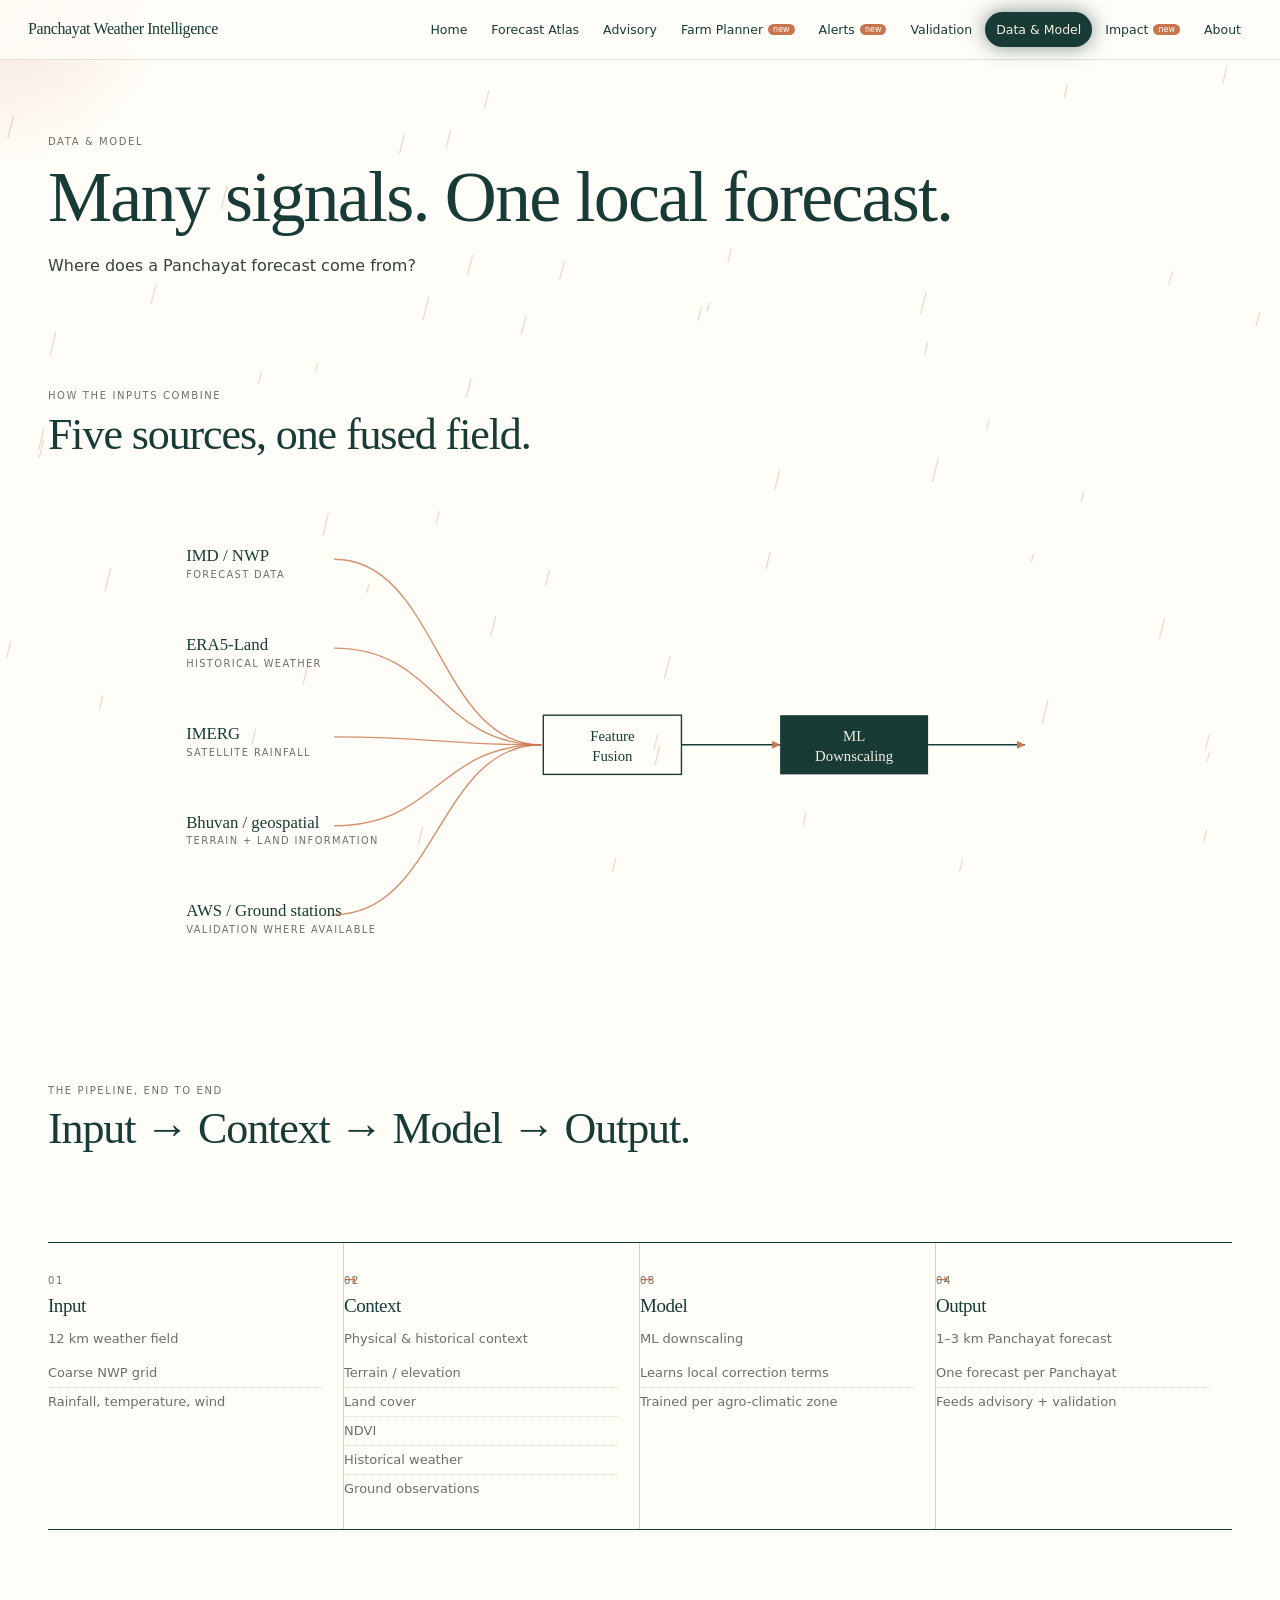
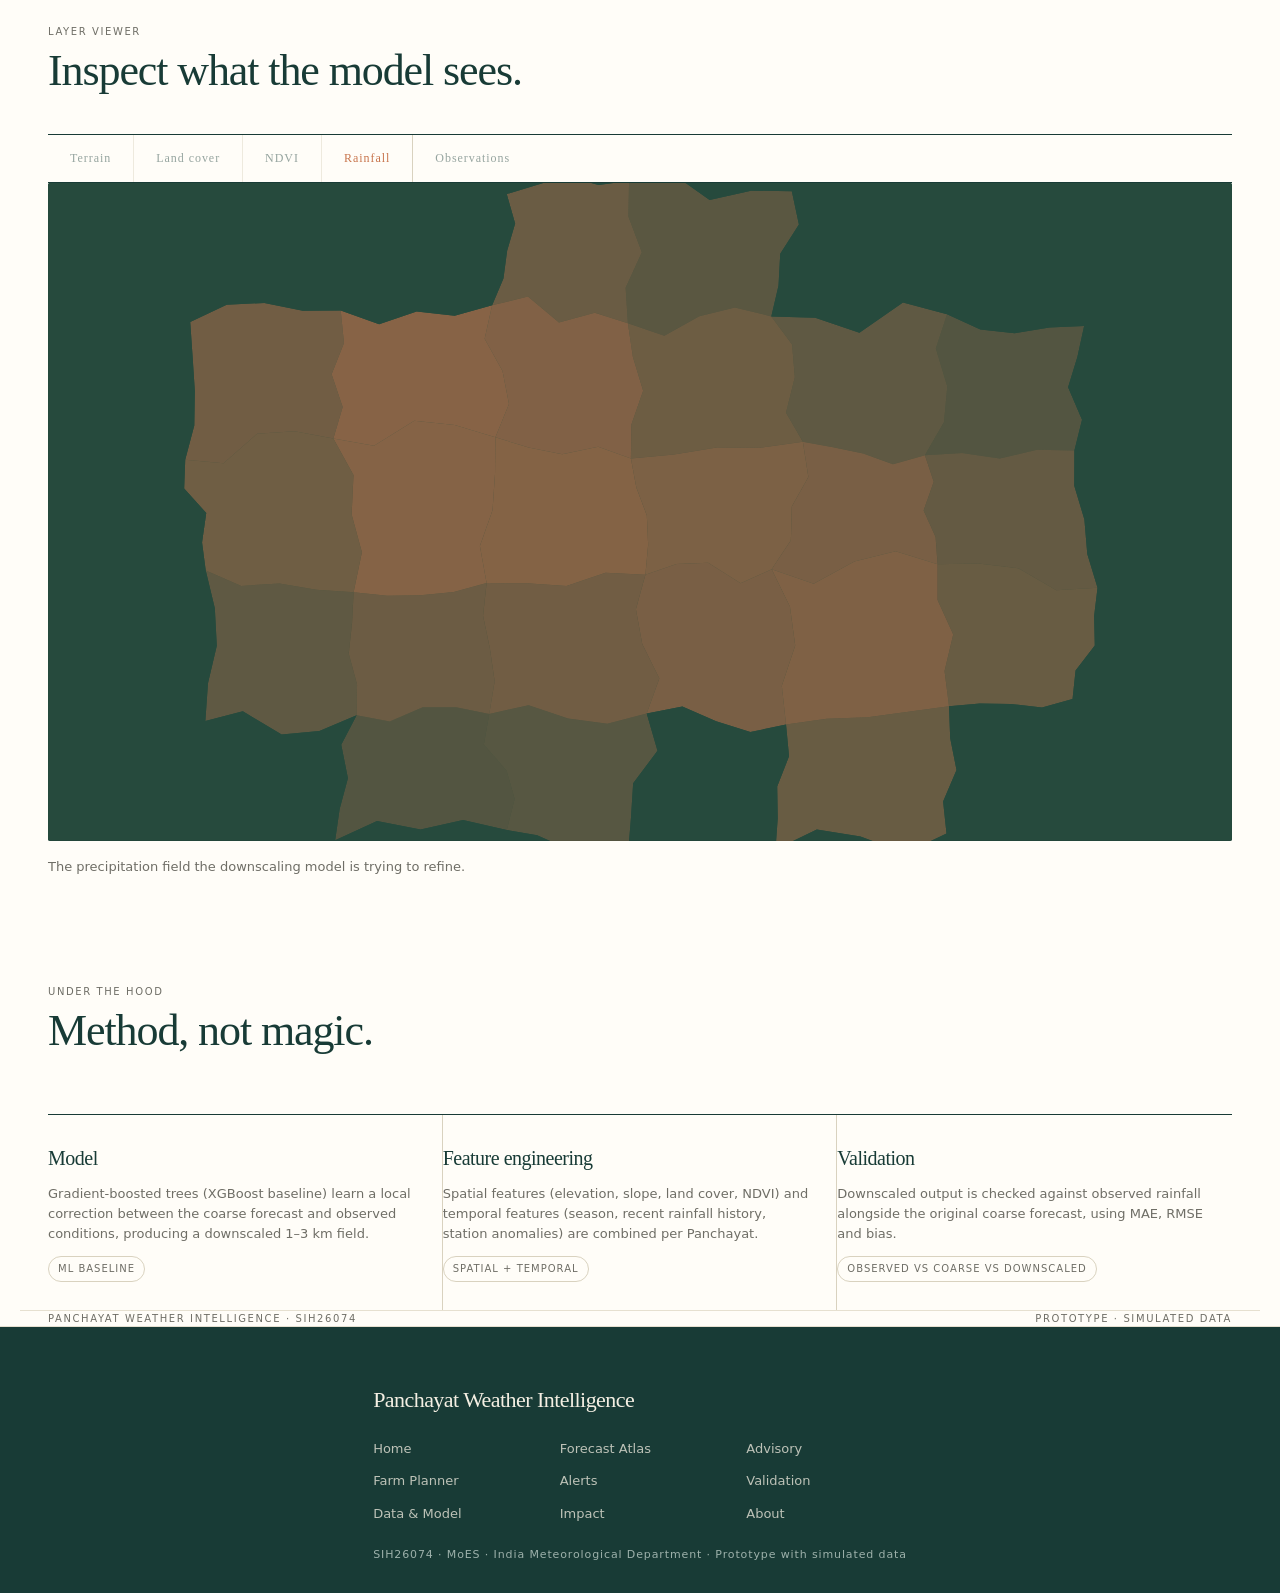
<file: data-model.html>
<!DOCTYPE html>
<html lang="en"><head><meta charset="utf-8">
<meta name="viewport" content="width=device-width, initial-scale=1, viewport-fit=cover">
<title>Data & Model · Panchayat Weather Intelligence</title>
<style>
:root{--g:#183B36;--s:#F4EFE3;--t:#C8754D;--w:#FFFDF8;--m:#6f6e66;box-sizing:border-box;padding-top:env(safe-area-inset-top,0px);padding-bottom:env(safe-area-inset-bottom,0px);color-scheme:light}
html{scroll-behavior:smooth}*{box-sizing:border-box}
body{margin:0;background:var(--w);color:var(--g);font:14px/1.55 Inter,system-ui,-apple-system,"Segoe UI",sans-serif}
.se{font-family:"Bookman Old Style",Bookman,Georgia,serif;font-weight:400;letter-spacing:-.025em}
.mt{font-size:10px;letter-spacing:.16em;text-transform:uppercase;color:var(--m)}
.wr{max-width:1240px;margin:0 auto;padding:0 28px}
nav{display:flex;justify-content:space-between;align-items:center;padding:26px 0;border-bottom:1px solid #e6e0d0}
nav b{font-size:19px}
nav .links{display:flex;gap:30px;align-items:center;flex-wrap:wrap}
nav a{color:var(--g);text-decoration:none;font-size:12.5px;letter-spacing:.06em;padding-bottom:3px;opacity:.6;transition:.3s}
nav a.on,nav a:hover{opacity:1;border-bottom:1px solid var(--t)}
header.top{padding:70px 0 0}
h1{font-size:clamp(34px,5.8vw,72px);line-height:1.05;margin:8px 0 0;max-width:14em}
.sub{max-width:480px;font-size:16px;color:#33423e;margin-top:18px}
section{padding-top:90px}
h2{font-size:clamp(26px,3.6vw,44px);line-height:1.05;margin:6px 0 0}
/* flow */
.flowsvg{width:100%;height:auto;margin-top:50px}
.src{cursor:default}
.srcname{font-family:"Bookman Old Style",Georgia,serif}
.flowline{stroke-dasharray:1;stroke-dashoffset:1;transition:stroke-dashoffset 2.4s ease}
.flowline.in{stroke-dashoffset:0}
.pulse{r:2.4;fill:#C8754D}
.node{opacity:0;transition:opacity .8s}
.node.in{opacity:1}
/* IO row */
.io{display:grid;grid-template-columns:repeat(4,1fr);gap:0;margin-top:90px;border-top:1px solid var(--g);border-bottom:1px solid var(--g)}
.ioc{padding:26px 22px 26px 0;border-right:1px solid #d9d2bf}
.ioc:last-child{border-right:0}
.ioc .mt{margin-bottom:10px}
.ioc h3{font-size:19px;margin:0 0 8px}
.ioc ul{list-style:none;margin:0;padding:0;font-size:13px;color:var(--m)}
.ioc li{padding:4px 0;border-bottom:1px dotted #e0dac9}
.ioc li:last-child{border-bottom:0}
.ioarrow{position:relative}
.ioarrow:after{content:"→";position:absolute;right:-13px;top:26px;color:var(--t)}
.ioarrow:last-child:after{content:""}
/* layer viewer */
.lyctl{display:flex;flex-wrap:wrap;gap:0;margin-top:40px;border-top:1px solid var(--g);border-bottom:1px solid var(--g)}
.lyctl button{border:0;border-right:1px solid #d9d2bf;background:none;color:var(--g);font:inherit;font-size:12px;letter-spacing:.08em;padding:14px 22px;cursor:pointer;opacity:.45;transition:.3s;font-family:"Bookman Old Style",Georgia,serif}
.lyctl button:last-child{border-right:0}
.lyctl button.on{opacity:1;color:var(--t)}
.mapwrap{position:relative;background:#183B36;overflow:hidden;border-radius:2px;margin-top:0}
#lmap{display:block;width:100%;height:auto}
.desc{margin-top:16px;max-width:520px;color:var(--m);font-size:13px}
/* tech */
.tech{display:grid;grid-template-columns:repeat(3,1fr);gap:0;margin-top:60px;border-top:1px solid var(--g)}
.tc{padding:28px 24px 28px 0;border-right:1px solid #d9d2bf}
.tc:last-child{border-right:0}
.tc h3{font-size:20px;margin:0 0 10px}
.tc p{font-size:13px;color:var(--m);margin:0}
.tc .tag{display:inline-block;margin-top:12px;font-size:10px;letter-spacing:.1em;text-transform:uppercase;border:1px solid #d9d2bf;padding:4px 9px;border-radius:99px;color:var(--m)}
footer{padding:70px 0 40px;display:flex;justify-content:space-between;flex-wrap:wrap;gap:10px;border-top:1px solid #e6e0d0;margin-top:100px}
@media(max-width:860px){.io,.tech{grid-template-columns:1fr}.ioc,.tc{border-right:0;border-bottom:1px solid #d9d2bf}.ioarrow:after{content:"↓";right:auto;left:0;top:auto;bottom:-14px}}
</style><link rel="stylesheet" href="assets/fx.css"></head><body>

<nav class="wr"><b class="se">Panchayat Weather Intelligence</b>
<div class="links"><a href="index.html">Home</a><a href="forecast-atlas.html">Forecast Atlas</a><a href="agro-advisory.html">Advisory</a><a href="validation.html">Validation</a><a class="on" href="data-model.html">Data &amp; Model</a><a href="about.html">About</a></div>
</nav>

<header class="top"><div class="wr">
<span class="mt">Data &amp; model</span>
<h1 class="se">Many signals. One local forecast.</h1>
<p class="sub">Where does a Panchayat forecast come from?</p>
</div></header>

<section><div class="wr">
<span class="mt">How the inputs combine</span>
<h2 class="se">Five sources, one fused field.</h2>
<svg class="flowsvg" id="flow" viewBox="0 0 1200 480"></svg>
</div></section>

<section><div class="wr">
<span class="mt">The pipeline, end to end</span>
<h2 class="se">Input → Context → Model → Output.</h2>
<div class="io" id="io"></div>
</div></section>

<section><div class="wr">
<span class="mt">Layer viewer</span>
<h2 class="se">Inspect what the model sees.</h2>
<div class="lyctl" id="lyctl"></div>
<div class="mapwrap"><svg id="lmap" viewBox="0 0 900 500"></svg></div>
<p class="desc" id="ldesc"></p>
</div></section>

<section><div class="wr">
<span class="mt">Under the hood</span>
<h2 class="se">Method, not magic.</h2>
<div class="tech" id="tech"></div>
</div></section>

<footer class="wr"><span class="mt">Panchayat Weather Intelligence · SIH26074</span><span class="mt">Prototype · simulated data</span></footer>

<script>
const $=s=>document.querySelector(s),NS="http://www.w3.org/2000/svg";
const mk=(t,a)=>{const e=document.createElementNS(NS,t);for(const k in a)e.setAttribute(k,a[k]);return e};
const hs=s=>{let h=2166136261;for(let i=0;i<s.length;i++){h^=s.charCodeAt(i);h=Math.imul(h,16777619)}return()=>{h=Math.imul(h^h>>>15,2246822519);h^=h>>>13;return(h>>>0)/4294967296}};

// ---- flow diagram
const SRC=[["IMD / NWP","Forecast data"],["ERA5-Land","Historical weather"],["IMERG","Satellite rainfall"],["Bhuvan / geospatial","Terrain + land information"],["AWS / Ground stations","Validation where available"]];
const flow=$("#flow"),FW=1200,FH=480;
const sy=i=>60+i*90,sx=140,fx=560,fy=240,dx=800,dy=240,ox=1080,oy=240;
let svgc=`<defs><marker id="ah" markerWidth="7" markerHeight="7" refX="5" refY="2.5" orient="auto"><path d="M0 0L5 2.5L0 5Z" fill="#C8754D"/></marker></defs>`;
SRC.forEach((s,i)=>{svgc+=`<g class="node" id="sn${i}"><text x="${sx}" y="${sy(i)-6}" font-size="17" class="srcname" fill="#183B36">${s[0]}</text><text x="${sx}" y="${sy(i)+11}" font-size="10" letter-spacing="1.4" fill="#6f6e66">${s[1].toUpperCase()}</text></g>`});
SRC.forEach((s,i)=>{svgc+=`<path class="flowline" id="fl${i}" pathLength="1" d="M${sx+150} ${sy(i)-8}C${(sx+150+fx-60)/2} ${sy(i)-8},${(sx+150+fx-60)/2} ${fy},${fx-60} ${fy}" fill="none" stroke="#C8754D" stroke-width="1.4" opacity=".8"/>`});
svgc+=`<g class="node" id="ffn"><rect x="${fx-58}" y="${fy-30}" width="140" height="60" fill="none" stroke="#183B36" stroke-width="1.4"/><text x="${fx+12}" y="${fy-4}" text-anchor="middle" font-size="15" class="srcname" fill="#183B36">Feature</text><text x="${fx+12}" y="${fy+16}" text-anchor="middle" font-size="15" class="srcname" fill="#183B36">Fusion</text></g>`;
svgc+=`<path class="flowline" id="fl5" pathLength="1" d="M${fx+82} ${fy}H${dx-58}" stroke="#183B36" stroke-width="1.6" marker-end="url(#ah)" fill="none"/>`;
svgc+=`<g class="node" id="mln"><rect x="${dx-58}" y="${dy-30}" width="150" height="60" fill="#183B36"/><text x="${dx+17}" y="${dy-4}" text-anchor="middle" font-size="15" class="srcname" fill="#F4EFE3">ML</text><text x="${dx+17}" y="${dy+16}" text-anchor="middle" font-size="15" class="srcname" fill="#F4EFE3">Downscaling</text></g>`;
svgc+=`<path class="flowline" id="fl6" pathLength="1" d="M${dx+92} ${dy}H${ox-90}" stroke="#183B36" stroke-width="1.6" marker-end="url(#ah)" fill="none"/>`;
svgc+=`<g class="node" id="opn"><text x="${ox}" y="${oy-4}" text-anchor="middle" font-size="19" class="srcname" fill="#C8754D">Panchayat</text><text x="${ox}" y="${oy+18}" text-anchor="middle" font-size="19" class="srcname" fill="#C8754D">Forecast</text></g>`;
flow.innerHTML=svgc;
const io=new IntersectionObserver((es,ob)=>{if(es[0].isIntersecting){SRC.forEach((_,i)=>{setTimeout(()=>{$("#sn"+i).classList.add("in");$("#fl"+i).classList.add("in")},i*220)});
setTimeout(()=>{$("#ffn").classList.add("in")},SRC.length*220+300);
setTimeout(()=>{$("#fl5").classList.add("in")},SRC.length*220+700);
setTimeout(()=>{$("#mln").classList.add("in")},SRC.length*220+1500);
setTimeout(()=>{$("#fl6").classList.add("in")},SRC.length*220+1900);
setTimeout(()=>{$("#opn").classList.add("in")},SRC.length*220+2700);
ob.disconnect()}},{threshold:.3});
io.observe(flow);

// ---- IO pipeline row
const IO=[["Input","12 km weather field",["Coarse NWP grid","Rainfall, temperature, wind"]],
["Context","Physical & historical context",["Terrain / elevation","Land cover","NDVI","Historical weather","Ground observations"]],
["Model","ML downscaling",["Learns local correction terms","Trained per agro-climatic zone"]],
["Output","1–3 km Panchayat forecast",["One forecast per Panchayat","Feeds advisory + validation"]]];
$("#io").innerHTML=IO.map((c,i)=>`<div class="ioc ioarrow"><span class="mt">0${i+1}</span><h3 class="se">${c[0]}</h3><p style="font-size:13px;color:var(--m);margin:0 0 10px">${c[1]}</p><ul>${c[2].map(x=>`<li>${x}</li>`).join("")}</ul></div>`).join("");

// ---- shared map geometry for layer viewer
const VW=900,VH=500,NC=8,NR=5,SD="#F4EFE3";
const V=[];for(let r=0;r<=NR;r++){V[r]=[];for(let c=0;c<=NC;c++){const g=hs(r+"dv"+c);V[r][c]=[c*VW/NC+(g()-.5)*26,r*VH/NR+(g()-.5)*24]}}
function edge(p,pp){const f=p[0]<pp[0]||p[0]==pp[0]&&p[1]<pp[1],a=f?p:pp,b=f?pp:p,r=hs(a+""+b),dx=b[0]-a[0],dy=b[1]-a[1],L=Math.hypot(dx,dy),o=[];for(let i=1;i<4;i++){const t=i/4,d=(r()-.5)*L*.22;o.push([a[0]+dx*t-dy/L*d,a[1]+dy*t+dx/L*d])}return f?o:o.reverse()}
const cells=[];const cq=hs("dmodel");
for(let r=0;r<NR;r++)for(let c=0;c<NC;c++){const p=[V[r][c],V[r][c+1],V[r+1][c+1],V[r+1][c]],pts=[p[0],...edge(p[0],p[1]),p[1],...edge(p[1],p[2]),p[2],...edge(p[2],p[3]),p[3],...edge(p[3],p[0])];
const cx=p.reduce((a,z)=>a+z[0],0)/4,cy=p.reduce((a,z)=>a+z[1],0)/4,nz=cq();
if(((cx-450)/390)**2+((cy-250)/220)**2>1+(nz-.5)*.3)continue;
const elev=150+300*(.5+.5*Math.sin(cx/130)*Math.cos(cy/110))+cq()*40,ndvi=.25+.55*(.5+.5*Math.sin(cy/90+cx/200))*(.7+cq()*.3),rain=Math.max(4,9+38*Math.exp(-((cx-300)**2+(cy-190)**2)/(2*150*150))+30*Math.exp(-((cx-620)**2+(cy-330)**2)/(2*130*130)));
cells.push({d:"M"+pts.map(z=>z[0].toFixed(1)+" "+z[1].toFixed(1)).join("L")+"Z",cx,cy,elev,ndvi,rain,ang:cq()*180})}
const lmap=$("#lmap");let df="";
cells.forEach((c,i)=>{const t=c.ndvi>.6?"#3f6045":c.ndvi>.42?"#7b8a5a":"#a8996a";df+=`<pattern id="lp${i}" width="10" height="10" patternUnits="userSpaceOnUse" patternTransform="rotate(${c.ang})"><rect width="10" height="10" fill="${t}"/><rect width="10" height="4" fill="#000" opacity=".1"/></pattern>`});
let scr="";const rq=hs("lsat");for(let i=0;i<70;i++){const x=rq()*VW,y=rq()*VH,w=30+rq()*70,h=20+rq()*50;scr+=`<rect x="${x}" y="${y}" width="${w}" height="${h}" fill="${["#5d7a50","#3a5a44","#8a8f5f","#a99b6b","#2f5040"][i%5]}" opacity=".55" transform="rotate(${rq()*60-30} ${x} ${y})"/>`}
lmap.innerHTML=`<defs>${df}<clipPath id="lcl">${cells.map(c=>`<path d="${c.d}"/>`).join("")}</clipPath></defs>
<rect width="${VW}" height="${VH}" fill="#264a3d"/>
<g id="Lrainfall" clip-path="url(#lcl)" style="opacity:0;transition:opacity .8s">${cells.map(c=>`<path d="${c.d}" fill="rgba(200,117,77,${(.06+.84*Math.min(1,c.rain/70)).toFixed(2)})"/>`).join("")}</g>
<g id="Llandcover" style="opacity:0;transition:opacity .8s">${scr}${cells.map((c,i)=>`<path d="${c.d}" fill="url(#lp${i})"/>`).join("")}</g>
<g id="Lterrain" style="opacity:0;transition:opacity .8s">${[1,2,3,4,5,6].map(k=>`<path d="M${-20} ${k*90}C${300} ${k*90-40+k*6} ${600} ${k*90-10} ${930} ${k*90}" fill="none" stroke="${SD}" stroke-opacity=".55" stroke-width="1.2"/>`).join("")}${cells.filter((c,i)=>i%3==0).map(c=>`<text x="${c.cx}" y="${c.cy}" font-size="9" fill="${SD}" opacity=".7" font-family="Inter">${Math.round(c.elev)}m</text>`).join("")}</g>
<g id="Lndvi" style="opacity:0;transition:opacity .8s">${cells.map((c,i)=>{let s="";const nn=Math.round(70+c.ndvi*260),q=hs("ndvi"+i);for(let k=0;k<nn;k++){const a=c.cx+(q()-.5)*90,b=c.cy+(q()-.5)*70;s+=`<line x1="${a}" y1="${b}" x2="${a}" y2="${b-3}" stroke="${SD}" stroke-width="1" opacity="${.3+c.ndvi*.6}"/>`}return s}).join("")}</g>
<g id="Lobservations" style="opacity:0;transition:opacity .8s">${Array.from({length:16},(_, i)=>{const q=hs("obsL"+i);return `<circle cx="${q()*VW}" cy="${q()*VH}" r="5" fill="none" stroke="${SD}" stroke-width="1.6"/><circle cx="${q()*VW}" cy="${q()*VH}" r="1.6" fill="${SD}"/>`}).join("")}</g>
<path d="${cells.map(c=>c.d).join(" ")}" fill="none" stroke="${SD}" stroke-opacity=".35" stroke-width="1"/>`;
const LAY=[["terrain","Terrain","Elevation contours that shape orographic rainfall and drainage."],
["landcover","Land cover","Cropland, fallow and settlement texture from satellite land-use classes."],
["ndvi","NDVI","Vegetation vigour — denser marks indicate healthier, more active crop cover."],
["rainfall","Rainfall","The precipitation field the downscaling model is trying to refine."],
["observations","Observations","Ground stations and rain gauges used to correct and validate the model."]];
$("#lyctl").innerHTML=LAY.map((l,i)=>`<button data-l="${l[0]}" class="${i==3?'on':''}">${l[1]}</button>`).join("");
function setLayer(k){["terrain","landcover","ndvi","rainfall","observations"].forEach(n=>{const el=$("#L"+n);if(el)el.style.opacity=n==k?1:0});
[...$("#lyctl").children].forEach(b=>b.classList.toggle("on",b.dataset.l===k));
$("#ldesc").textContent=LAY.find(l=>l[0]===k)[2]}
$("#lyctl").addEventListener("click",e=>{const b=e.target.closest("button");if(b)setLayer(b.dataset.l)});
setLayer("rainfall");

// ---- tech section
const TECH=[["Model","Gradient-boosted trees (XGBoost baseline) learn a local correction between the coarse forecast and observed conditions, producing a downscaled 1–3 km field.","ML baseline"],
["Feature engineering","Spatial features (elevation, slope, land cover, NDVI) and temporal features (season, recent rainfall history, station anomalies) are combined per Panchayat.","Spatial + temporal"],
["Validation","Downscaled output is checked against observed rainfall alongside the original coarse forecast, using MAE, RMSE and bias.","Observed vs coarse vs downscaled"]];
$("#tech").innerHTML=TECH.map(t=>`<div class="tc"><h3 class="se">${t[0]}</h3><p>${t[1]}</p><span class="tag">${t[2]}</span></div>`).join("");
</script><script src="assets/fx.js"></script></body></html>
</file>
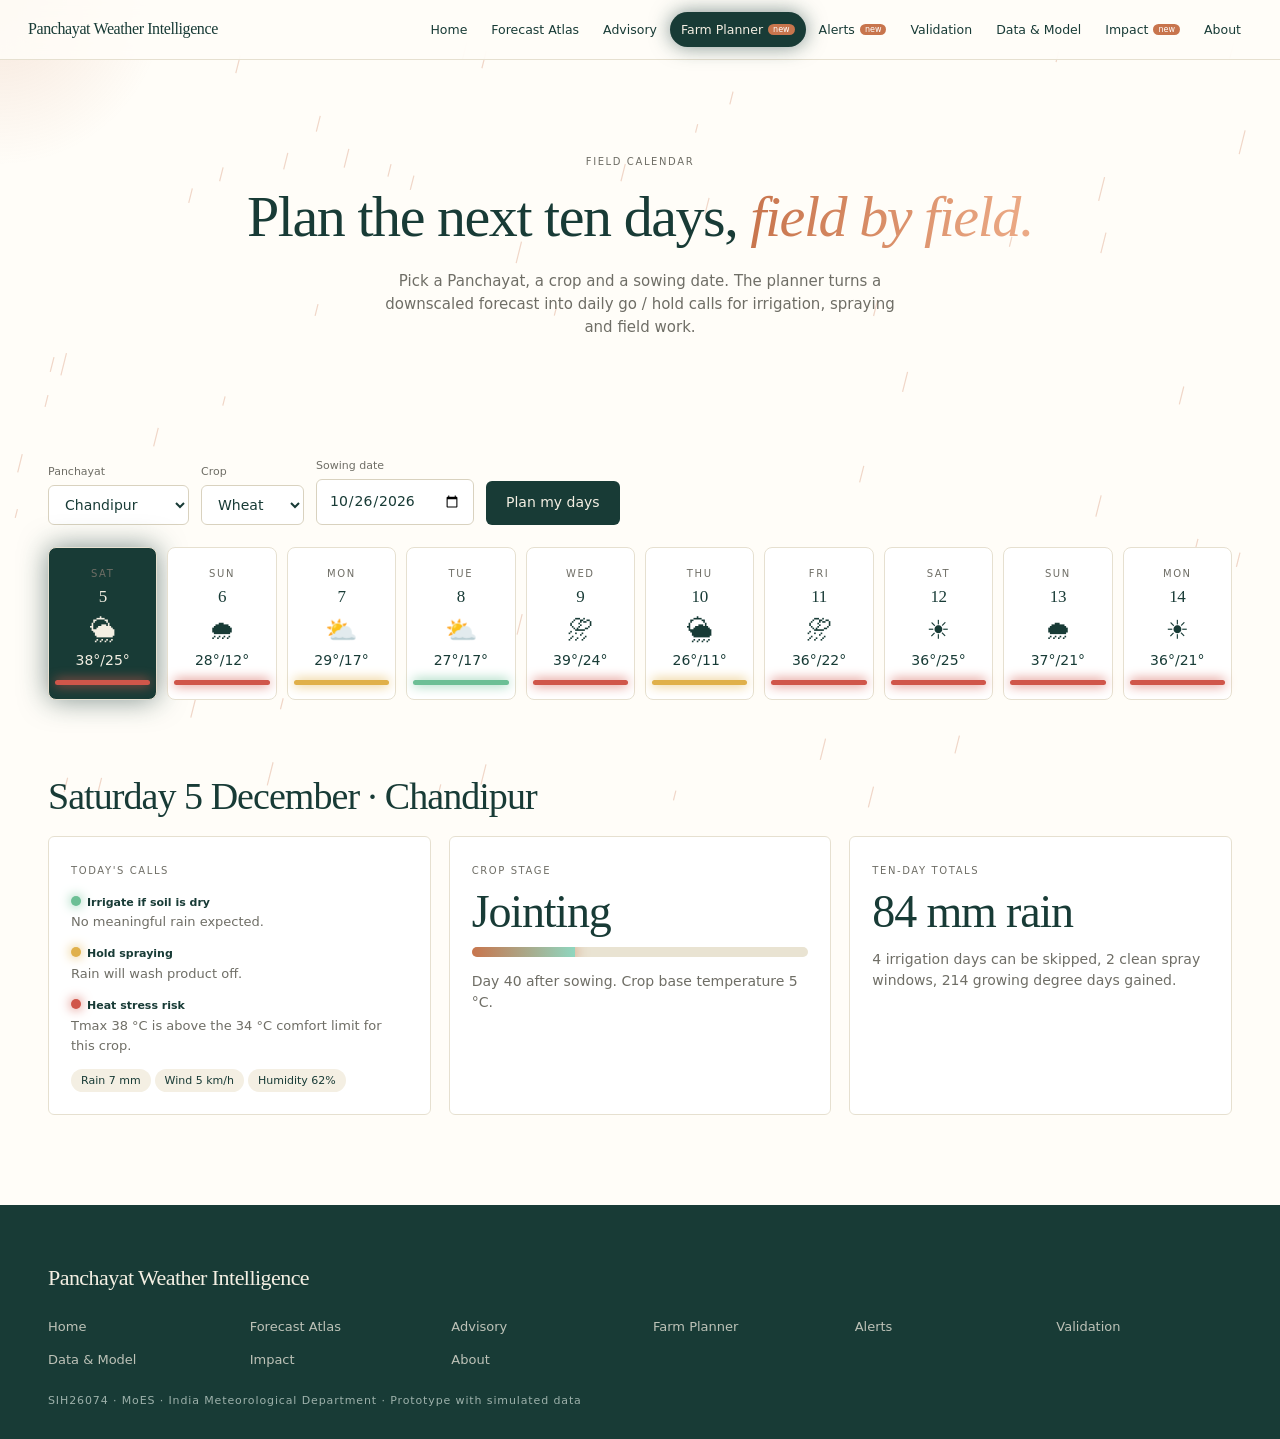
<file: farm-planner.html>
<!DOCTYPE html>
<html lang="en"><head><meta charset="utf-8">
<meta name="viewport" content="width=device-width, initial-scale=1, viewport-fit=cover">
<title>Farm Planner · Panchayat Weather Intelligence</title>
<link rel="stylesheet" href="assets/fx.css">
<style>
:root{--g:#183B36;--s:#F4EFE3;--t:#C8754D;--w:#FFFDF8;--m:#6f6e66;box-sizing:border-box;color-scheme:light}
html{scroll-behavior:smooth}*{box-sizing:border-box}
body{margin:0;background:var(--w);color:var(--g);font:14px/1.55 Inter,system-ui,-apple-system,"Segoe UI",sans-serif}
.se{font-family:"Bookman Old Style",Bookman,Georgia,serif;font-weight:400;letter-spacing:-.025em}
.mt{font-size:10px;letter-spacing:.16em;text-transform:uppercase;color:var(--m)}
.wr{max-width:1240px;margin:0 auto;padding:0 28px}
.open{padding:90px 0 40px;text-align:center}.open h1{font-size:clamp(30px,4.8vw,58px);line-height:1.2;max-width:15em;margin:10px auto 0}
.open p{max-width:36em;margin:18px auto 0;color:var(--m);font-size:15px}
section{padding-top:70px}h2{font-size:clamp(24px,3.2vw,38px);line-height:1.1;margin:6px 0 18px}
.row{display:flex;flex-wrap:wrap;gap:12px;align-items:end;margin:8px 0 22px}
label{display:flex;flex-direction:column;gap:5px;font-size:11px;color:var(--m)}
select,input{font:inherit;font-size:14px;padding:10px 12px;border:1px solid #d9d2bf;border-radius:6px;background:#fff;color:var(--g);transition:.25s}
select:hover,input:hover,select:focus,input:focus{border-color:var(--t);box-shadow:0 0 16px rgba(200,117,77,.35);outline:none}
.fxbtn{background:var(--g);color:var(--s);border:0;border-radius:6px;padding:11px 20px;font:inherit;cursor:pointer}
.g3{display:grid;grid-template-columns:repeat(auto-fit,minmax(250px,1fr));gap:18px}
.big{font-size:clamp(30px,4vw,46px);line-height:1}.dk{background:var(--g);color:var(--s);border-radius:6px}
.day{cursor:pointer;text-align:center;padding:14px 6px;border-radius:8px;border:1px solid #e6e0d0;background:#fff;transition:.3s;min-width:0}
.days{display:grid;grid-template-columns:repeat(auto-fit,minmax(88px,1fr));gap:10px}
.day:hover{transform:translateY(-8px) scale(1.09);z-index:2}.day.sel{background:var(--g);color:var(--s);box-shadow:0 0 28px rgba(24,59,54,.55)}
.day .ic{font-size:26px}.day b{display:block;font-size:17px}.day i{display:block;height:5px;border-radius:9px;margin-top:8px}
.go{background:#6cbf95;box-shadow:0 0 12px #6cbf95}.hold{background:#e0b04a;box-shadow:0 0 12px #e0b04a}.stop{background:#d0564a;box-shadow:0 0 12px #d0564a}
.tag{display:inline-block;padding:3px 10px;border-radius:99px;font-size:11px;margin:3px 4px 0 0;background:var(--s)}
.stage{height:10px;border-radius:9px;background:#e9e3d2;overflow:hidden;margin-top:12px}.stage div{height:100%;width:0;background:linear-gradient(90deg,var(--t),var(--k,#8fd6bf));transition:width 1.2s cubic-bezier(.2,.8,.2,1);box-shadow:0 0 14px var(--t)}
</style></head><body>
<header class="open wr"><span class="mt">Field calendar</span><h1 class="se">Plan the next ten days, <em>field by field.</em></h1><p>Pick a Panchayat, a crop and a sowing date. The planner turns a downscaled forecast into daily go / hold calls for irrigation, spraying and field work.</p></header>
<section><div class="wr"><div class="row">
<label>Panchayat<select id="pn"><option>Chandipur</option><option>Rampur</option><option>Devgarh</option><option>Sitapur</option><option>Kishanpur</option><option>Baldev Nagar</option></select></label>
<label>Crop<select id="cr"><option>Wheat</option><option>Mustard</option><option>Maize</option><option>Rice</option><option>Cotton</option></select></label>
<label>Sowing date<input type="date" id="sd"></label><button class="fxbtn" id="go">Plan my days</button></div>
<div class="days" id="days"></div></div></section>
<section><div class="wr"><h2 class="se" id="dt">Pick a day</h2><div class="g3">
<div class="fxc"><span class="mt">Today's calls</span><div id="calls" style="margin-top:8px"></div></div>
<div class="fxc"><span class="mt">Crop stage</span><div class="big se" id="stg" style="margin-top:8px">-</div><div class="stage"><div id="sb"></div></div><p id="sn" style="color:var(--m)"></p></div>
<div class="fxc"><span class="mt">Ten-day totals</span><div class="big se" id="tot" style="margin-top:8px">-</div><p id="tn" style="color:var(--m)"></p></div></div></div></section>
<div style="height:90px"></div>
<script>
const $=s=>document.querySelector(s),PN=["Chandipur","Rampur","Devgarh","Sitapur","Kishanpur","Baldev Nagar"];
const CR={Wheat:{base:5,heat:34,st:["Germination","Tillering","Jointing","Heading","Grain fill","Maturity"],cut:[10,35,60,85,110,130]},Mustard:{base:5,heat:32,st:["Germination","Rosette","Flowering","Pod fill","Maturity"],cut:[8,30,55,85,120]},Maize:{base:10,heat:38,st:["Emergence","Vegetative","Tasselling","Silking","Grain fill","Maturity"],cut:[8,30,55,65,95,115]},Rice:{base:10,heat:36,st:["Nursery","Tillering","Panicle start","Flowering","Milking","Maturity"],cut:[25,55,75,95,115,135]},Cotton:{base:15,heat:39,st:["Emergence","Squaring","Flowering","Boll set","Boll opening"],cut:[15,55,90,130,180]}};
$("#sd").value=new Date(Date.now()-864e5*40).toISOString().slice(0,10);
function rnd(seed){return()=>(seed=(seed*1664525+1013904223)>>>0)/4294967296}
let F=[],CH=null;
function build(){const p=$("#pn").value,c=CR[$("#cr").value],r=rnd(PN.indexOf(p)*977+11+new Date().getDate()*13);
F=[];for(let i=0;i<10;i++){const rain=r()<.35?Math.round(r()*38):0,tx=Math.round(26+r()*14),tn=Math.round(tx-10-r()*6),wind=Math.round(4+r()*20),hum=Math.round(40+r()*50),d=new Date(Date.now()+864e5*i);
const heat=tx>c.heat,frost=tn<4,calls=[];
calls.push(rain>=8?["stop","Skip irrigation","Rain of "+rain+" mm will do the work."]:["go","Irrigate if soil is dry","No meaningful rain expected."]);
calls.push(rain<1&&wind<12&&hum<85?["go","Spray window open","Calm, dry air: little drift or wash-off."]:["hold","Hold spraying",(rain>=1?"Rain will wash product off":"Wind "+wind+" km/h drifts spray")+"."]);
if(heat)calls.push(["stop","Heat stress risk","Tmax "+tx+" °C is above the "+c.heat+" °C comfort limit for this crop."]);
if(frost)calls.push(["stop","Frost risk overnight","Tmin "+tn+" °C: cover nurseries, irrigate lightly in the evening."]);
if(rain>=25)calls.push(["stop","Drain fields","Heavy rain: open outlets to avoid waterlogging."]);
const sc=calls.some(x=>x[0]=="stop")?"stop":calls.some(x=>x[0]=="hold")?"hold":"go";
F.push({d,rain,tx,tn,wind,hum,calls,sc})}
$("#days").innerHTML=F.map((f,i)=>`<div class="day" data-i="${i}"><span class="mt">${f.d.toLocaleDateString("en-IN",{weekday:"short"})}</span><b class="se">${f.d.getDate()}</b><div class="ic">${f.rain>=25?"⛈":f.rain>=8?"🌧":f.rain>0?"🌦":f.tx>c.heat?"☀":"⛅"}</div><span>${f.tx}°/${f.tn}°</span><i class="${f.sc}"></i></div>`).join("");
document.querySelectorAll(".day").forEach(e=>e.onclick=()=>pick(+e.dataset.i));
const das=Math.max(0,Math.floor((Date.now()-new Date($("#sd").value))/864e5)),k=c.cut.findIndex(x=>das<=x),si=k<0?c.st.length-1:k;
$("#stg").textContent=c.st[si];$("#sn").textContent="Day "+das+" after sowing. Crop base temperature "+c.base+" °C.";
setTimeout(()=>$("#sb").style.width=Math.min(100,das/c.cut[c.cut.length-1]*100)+"%",80);
const rt=F.reduce((a,f)=>a+f.rain,0),skip=F.filter(f=>f.rain>=8).length,spr=F.filter(f=>f.calls[1][0]=="go").length,gdd=Math.round(F.reduce((a,f)=>a+Math.max(0,(f.tx+f.tn)/2-c.base),0));
$("#tot").textContent=rt+" mm rain";$("#tn").textContent=skip+" irrigation days can be skipped, "+spr+" clean spray windows, "+gdd+" growing degree days gained.";pick(0)}
function pick(i){const f=F[i];document.querySelectorAll(".day").forEach((e,j)=>e.classList.toggle("sel",i==j));
$("#dt").textContent=f.d.toLocaleDateString("en-IN",{weekday:"long",day:"numeric",month:"long"})+" · "+$("#pn").value;
$("#calls").innerHTML=f.calls.map(c=>`<div style="margin:10px 0"><span class="tag" style="background:none;padding:0"><i class="${c[0]}" style="display:inline-block;width:10px;height:10px;border-radius:50%;margin-right:6px"></i><b>${c[1]}</b></span><div style="color:var(--m);font-size:13px">${c[2]}</div></div>`).join("")+`<span class="tag">Rain ${f.rain} mm</span><span class="tag">Wind ${f.wind} km/h</span><span class="tag">Humidity ${f.hum}%</span>`}
$("#go").onclick=build;["pn","cr"].forEach(x=>$("#"+x).onchange=build);build();
</script>
<script src="assets/fx.js"></script>
</body></html>
</file>
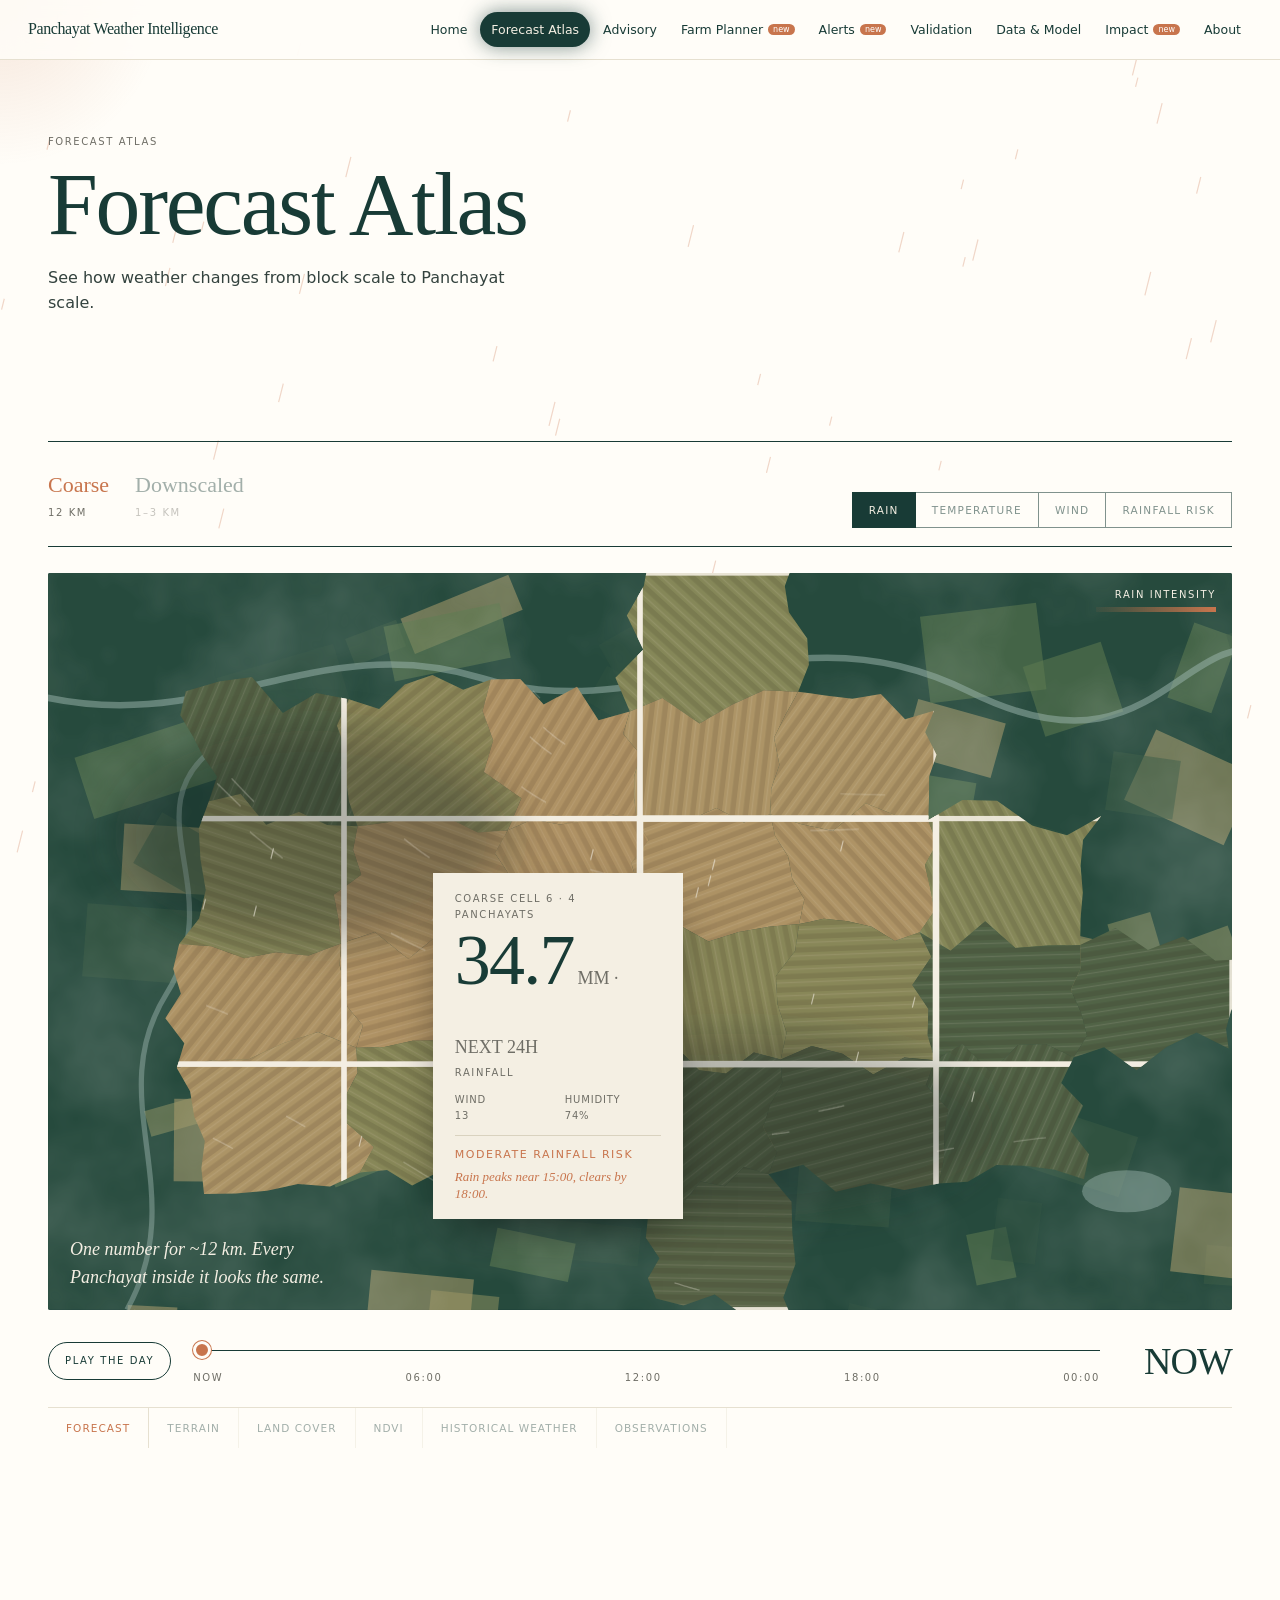
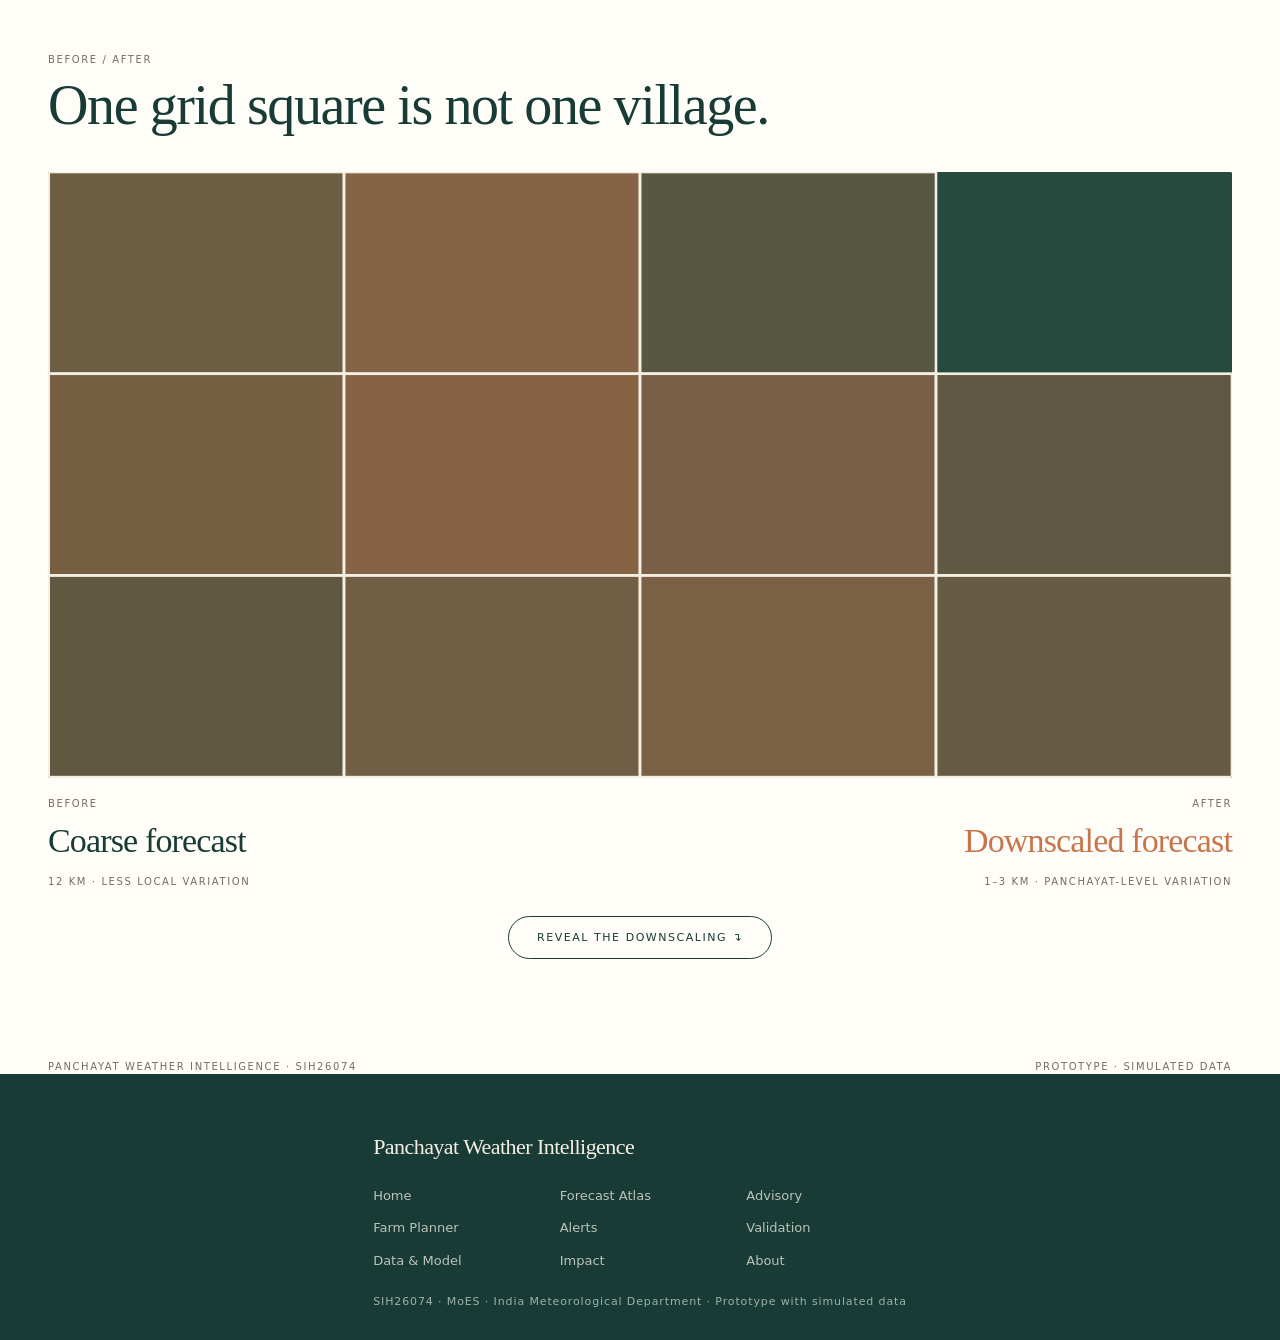
<file: forecast-atlas.html>
<!DOCTYPE html>
<html lang="en"><head><meta charset="utf-8">
<meta name="viewport" content="width=device-width, initial-scale=1, viewport-fit=cover">
<title>Forecast Atlas · Panchayat Weather Intelligence</title>
<style>
:root{--g:#183B36;--s:#F4EFE3;--t:#C8754D;--w:#FFFDF8;--m:#6f6e66;box-sizing:border-box;padding-top:env(safe-area-inset-top,0px);padding-bottom:env(safe-area-inset-bottom,0px);color-scheme:light}
html{scroll-behavior:smooth}*{box-sizing:border-box}
body{margin:0;background:var(--w);color:var(--g);font:14px/1.55 Inter,system-ui,-apple-system,"Segoe UI",sans-serif}
.se{font-family:"Bookman Old Style",Bookman,Georgia,serif;font-weight:400;letter-spacing:-.025em}
.mt{font-size:10px;letter-spacing:.16em;text-transform:uppercase;color:var(--m)}
.hand{font-family:"Segoe Script","Bradley Hand","Snell Roundhand","Brush Script MT",cursive;font-style:italic;color:var(--t)}
.wr{max-width:1240px;margin:0 auto;padding:0 28px}
nav{display:flex;justify-content:space-between;align-items:center;padding:26px 0;border-bottom:1px solid #e6e0d0}
nav b{font-size:19px}
nav .links{display:flex;gap:30px;align-items:center}
nav a{color:var(--g);text-decoration:none;font-size:12.5px;letter-spacing:.06em;padding-bottom:3px;opacity:.6;transition:.3s}
nav a.on,nav a:hover{opacity:1;border-bottom:1px solid var(--t)}
header.top{padding:70px 0 0}
h1{font-size:clamp(42px,7vw,96px);line-height:.98;margin:8px 0 0}
.sub{max-width:460px;font-size:16px;color:#33423e;margin-top:18px}
section{padding-top:70px}
/* controls */
.ctl{display:flex;flex-wrap:wrap;gap:38px;align-items:flex-end;margin-top:40px;border-top:1px solid var(--g);border-bottom:1px solid var(--g);padding:18px 0}
.tg{display:flex;gap:0}
.tg button{border:0;background:none;color:var(--g);padding:8px 0;margin-right:26px;cursor:pointer;font:inherit;opacity:.4;transition:.4s;display:flex;flex-direction:column;align-items:flex-start;gap:2px}
.tg button.on{opacity:1}
.tg .n{font-size:22px;font-family:"Bookman Old Style",Georgia,serif}
.tg button.on .n{color:var(--t)}
.mseg{display:flex;gap:0;margin-left:auto}
.mseg button{border:1px solid var(--g);border-left:0;background:none;color:var(--g);font:inherit;font-size:10.5px;letter-spacing:.12em;text-transform:uppercase;padding:9px 16px;cursor:pointer;opacity:.55;transition:.3s}
.mseg button:first-child{border-left:1px solid var(--g)}
.mseg button.on{background:var(--g);color:var(--s);opacity:1}
/* map */
.mb{position:relative;background:#183B36;overflow:hidden;border-radius:2px;margin-top:26px}
#map{display:block;width:100%;height:auto}
#cv{position:absolute;inset:0;width:100%;height:100%;pointer-events:none}
.cell{stroke:#F4EFE3;stroke-opacity:0;stroke-width:1.1;cursor:pointer;transition:fill .3s,stroke-opacity .3s,transform .6s;transform-box:fill-box;transform-origin:center}
.fine .cell{stroke-opacity:.8}
.fine .cell:hover{stroke-width:2.2;stroke-opacity:1}
.slow .cell{transition:fill 1.9s ease,stroke-opacity 1.5s ease .6s,transform .6s}
.cell.sel{stroke:#F4EFE3;stroke-width:3;stroke-opacity:1;transform:scale(1.045);animation:pu 2.6s ease-in-out infinite}
@keyframes pu{50%{stroke-opacity:.35}}
#gB rect{transition:opacity 1.4s}
.shd{animation:shd 60s ease-in-out infinite alternate}@keyframes shd{from{transform:translate(-260px,0)}to{transform:translate(360px,60px)}}
.pan{position:absolute;background:var(--s);padding:18px 22px 16px;width:250px;box-shadow:0 20px 50px -20px rgba(0,0,0,.6);transition:left .6s,top .6s,right .6s,opacity .5s;opacity:0;pointer-events:none}
.pan.on{opacity:1}
.pan .big{font-size:72px;line-height:.95;margin:4px 0 2px}.pan .big small{font-size:18px;letter-spacing:0;margin-left:4px}
.pan .rk{margin-top:12px;color:var(--t);font-size:11px;letter-spacing:.14em;border-top:1px solid #d9d2bf;padding-top:10px}
.pan .hand{font-size:13px;margin-top:6px;line-height:1.3}
.pan .rd{display:grid;grid-template-columns:1fr 1fr;gap:2px 14px;margin-top:12px;font-size:13px}
.pan .rd span{color:var(--m);font-size:10px;letter-spacing:.08em;text-transform:uppercase;display:block}
#ha{position:absolute;left:22px;bottom:18px;font-size:clamp(13px,1.6vw,18px);color:var(--s);max-width:280px;transition:opacity .6s}
.lg{position:absolute;right:16px;top:14px;color:var(--s);text-align:right}
.lg i{display:block;width:120px;height:5px;margin-top:4px;background:linear-gradient(90deg,rgba(200,117,77,.08),#C8754D);margin-left:auto}
/* scrubber */
.sc{margin-top:22px;display:flex;gap:22px;align-items:center}
.sc button{border:1px solid var(--g);background:none;color:var(--g);font:inherit;font-size:10px;letter-spacing:.16em;padding:10px 16px;cursor:pointer;border-radius:99px;text-transform:uppercase}
.sc .rw{flex:1}
input[type=range]{-webkit-appearance:none;appearance:none;width:100%;background:none;height:26px;margin:0}
input[type=range]::-webkit-slider-runnable-track{height:1px;background:var(--g)}
input[type=range]::-moz-range-track{height:1px;background:var(--g)}
input[type=range]::-webkit-slider-thumb{-webkit-appearance:none;width:18px;height:18px;border-radius:50%;background:var(--t);margin-top:-9px;border:3px solid var(--w);box-shadow:0 0 0 1px var(--t)}
input[type=range]::-moz-range-thumb{width:12px;height:12px;border-radius:50%;background:var(--t);border:3px solid var(--w)}
.tk{display:flex;justify-content:space-between}
.hh{font-size:38px;min-width:110px;text-align:right}
/* layers control */
.lyc{display:flex;flex-wrap:wrap;gap:0;margin-top:16px;border-top:1px solid #e6e0d0}
.lyc button{border:0;border-right:1px solid #e6e0d0;background:none;color:var(--g);font:inherit;font-size:10.5px;letter-spacing:.1em;text-transform:uppercase;padding:12px 18px;cursor:pointer;opacity:.4;transition:.3s}
.lyc button.on{opacity:1;color:var(--t)}
/* before/after */
.ba{margin-top:130px;padding-bottom:100px}
.baw{position:relative;margin-top:40px;background:#183B36;border-radius:2px;overflow:hidden}
#bamap{display:block;width:100%;height:auto}
.baclip{transition:clip-path 2s cubic-bezier(.65,0,.35,1)}
.bal{display:flex;justify-content:space-between;margin-top:14px}
.bal .side{max-width:280px}
.bal .side.r{text-align:right;margin-left:auto}
.bal .k{font-size:34px;margin:2px 0}
.slidebtn{display:block;margin:24px auto 0;border:1px solid var(--g);background:none;color:var(--g);font:inherit;font-size:11px;letter-spacing:.14em;text-transform:uppercase;padding:12px 28px;border-radius:99px;cursor:pointer;transition:.3s}
.slidebtn:hover{background:var(--g);color:var(--s)}
footer{padding:70px 0 40px;display:flex;justify-content:space-between;flex-wrap:wrap;gap:10px}
@media(max-width:860px){.mseg{margin-left:0}.ctl{gap:20px}.pan{position:static;width:auto;opacity:1!important;box-shadow:none;margin-top:16px}.mb{overflow:visible}.sc{flex-wrap:wrap}.bal .side.r{text-align:left;margin-left:0}nav .links{gap:16px;flex-wrap:wrap}}
@media(prefers-reduced-motion:reduce){*{animation:none!important}}
</style><link rel="stylesheet" href="assets/fx.css"></head><body>

<nav class="wr"><b class="se">Panchayat Weather Intelligence</b>
<div class="links"><a href="index.html">Home</a><a class="on" href="forecast-atlas.html">Forecast Atlas</a><a href="agro-advisory.html">Advisory</a><a href="validation.html">Validation</a><a href="data-model.html">Data &amp; Model</a><a href="about.html">About</a></div>
</nav>

<header class="top"><div class="wr">
<span class="mt">Forecast Atlas</span>
<h1 class="se">Forecast Atlas</h1>
<p class="sub">See how weather changes from block scale to Panchayat scale.</p>
</div></header>

<section><div class="wr">
<div class="ctl">
<div class="tg"><button id="bC" class="on"><span class="n">Coarse</span><span class="mt">12 km</span></button><button id="bF"><span class="n">Downscaled</span><span class="mt">1–3 km</span></button></div>
<div class="mseg" id="mseg">
<button data-m="rain" class="on">Rain</button><button data-m="temp">Temperature</button><button data-m="wind">Wind</button><button data-m="risk">Rainfall risk</button>
</div>
</div>

<div class="mb" id="mb"><div id="cvw" style="position:relative"><svg id="map" viewBox="0 0 900 560"></svg><canvas id="cv"></canvas></div>
<div class="lg mt" style="color:#F4EFE3" id="lgl">Rain intensity<i></i></div>
<div class="hand" id="ha"></div>
<div class="pan" id="pan"></div></div>

<div class="sc"><button id="pb">Play the day</button><div class="rw"><input id="rg" type="range" min="0" max="24" step=".1" value="0" aria-label="Forecast hour"><div class="tk mt"><span>Now</span><span>06:00</span><span>12:00</span><span>18:00</span><span>00:00</span></div></div><div class="hh se" id="hh">NOW</div></div>

<div class="lyc" id="lyc">
<button class="on" data-l="forecast">Forecast</button><button data-l="terrain">Terrain</button><button data-l="cover">Land Cover</button><button data-l="ndvi">NDVI</button><button data-l="hist">Historical Weather</button><button data-l="obs">Observations</button>
</div>
</div></section>

<section class="ba"><div class="wr">
<span class="mt">Before / after</span>
<h1 class="se" style="font-size:clamp(30px,4.6vw,56px)">One grid square is not one village.</h1>
<div class="baw"><svg id="bamap" viewBox="0 0 900 460"></svg></div>
<div class="bal">
<div class="side"><span class="mt">Before</span><div class="k se">Coarse forecast</div><span class="mt">12 km · less local variation</span></div>
<div class="side r"><span class="mt">After</span><div class="k se" style="color:var(--t)">Downscaled forecast</div><span class="mt">1–3 km · Panchayat-level variation</span></div>
</div>
<button class="slidebtn mt" id="baB">Reveal the downscaling ↴</button>
</div></section>

<footer class="wr"><span class="mt">Panchayat Weather Intelligence · SIH26074</span><span class="mt">Prototype · simulated data</span></footer>

<script>
const $=s=>document.querySelector(s),NS="http://www.w3.org/2000/svg",W=900,H=560,NC=8,NR=6,SD="#F4EFE3";
const hs=s=>{let h=2166136261;for(let i=0;i<s.length;i++){h^=s.charCodeAt(i);h=Math.imul(h,16777619)}return()=>{h=Math.imul(h^h>>>15,2246822519);h^=h>>>13;return(h>>>0)/4294967296}};
const V=[];for(let r=0;r<=NR;r++){V[r]=[];for(let c=0;c<=NC;c++){const q=hs(r+"v"+c);V[r][c]=[c*W/NC+(q()-.5)*30,r*H/NR+(q()-.5)*28]}}
function edge(p,q){const f=p[0]<q[0]||p[0]==q[0]&&p[1]<q[1],a=f?p:q,b=f?q:p,r=hs(a+""+b),dx=b[0]-a[0],dy=b[1]-a[1],L=Math.hypot(dx,dy),o=[];for(let i=1;i<5;i++){const t=i/5,d=(r()-.5)*L*.24;o.push([a[0]+dx*t-dy/L*d,a[1]+dy*t+dx/L*d])}return f?o:o.reverse()}
const cells=[],blocks={};let cn=0;
const g1=(x,y,a,b,s)=>Math.exp(-((x-a)**2+(y-b)**2)/(2*s*s));
for(let r=0;r<NR;r++)for(let c=0;c<NC;c++){
const p=[V[r][c],V[r][c+1],V[r+1][c+1],V[r+1][c]],pts=[p[0],...edge(p[0],p[1]),p[1],...edge(p[1],p[2]),p[2],...edge(p[2],p[3]),p[3],...edge(p[3],p[0])];
const cx=p.reduce((a,q)=>a+q[0],0)/4,cy=p.reduce((a,q)=>a+q[1],0)/4,q=hs("c"+r+c),nz=q();
if(((cx-450)/385)**2+((cy-282)/235)**2>1+(nz-.5)*.35)continue;
const rain=Math.max(4,9+38*g1(cx,cy,300,215,150)+30*g1(cx,cy,620,380,130)+(q()-.5)*10),elev=150+300*(.5+.5*Math.sin(cx/130)*Math.cos(cy/110))+q()*40;
const b=(r>>1)*4+(c>>1);
const o={id:cells.length,n:++cn,r,c,pts,cx,cy,rain,elev,ndvi:.25+.55*(.5+.5*Math.sin(cy/90+cx/200))*(.7+q()*.3),temp:34-elev/62+q()*1.2,wind:7+q()*10,hum:52+rain*.55+q()*5,ang:q()*180,bi:b};
o.d="M"+pts.map(z=>z[0].toFixed(1)+" "+z[1].toFixed(1)).join("L")+"Z";cells.push(o);(blocks[b]=blocks[b]||{id:b,m:[]}).m.push(o)}
const bl=Object.values(blocks);bl.forEach((b,i)=>{b.i=i;["rain","temp","wind","hum","cx","cy"].forEach(k=>b[k]=b.m.reduce((a,x)=>a+x[k],0)/b.m.length);b.bx=b.id%4;b.by=b.id>>2;b.m.forEach(x=>x.b=b)});
const wt=(o,h)=>.15+Math.exp(-Math.pow(((o.cx+o.cy*.35)-(-160+h/24*1300))/150,2));
[...cells,...bl].forEach(o=>{o.sw=0;for(let k=0;k<24;k++)o.sw+=wt(o,k+.5)});
const inst=(o,h)=>o.rain*wt(o,h)/o.sw;
const lab=h=>h<.3?"NOW":["00:00","01:00","02:00","03:00","04:00","05:00","06:00","07:00","08:00","09:00","10:00","11:00","12:00","13:00","14:00","15:00","16:00","17:00","18:00","19:00","20:00","21:00","22:00","23:00","00:00"][Math.round(h)];
const lvl=r=>r<10?["Low",0]:r<25?["Mild",1]:r<50?["Moderate",2]:["High",3];
const riskCol=v=>["#7d9c8f","#C8B26A","#C8754D","#8a3a1f"][lvl(v)[1]];
let metric="rain";
function mval(o,h){if(metric=="rain")return inst(o,h);if(metric=="temp")return o.temp-h*0+((h-12)/12)*-1.4+1.4;if(metric=="wind")return o.wind*(.7+.3*Math.sin(h/24*6.28));return inst(o,h)}
function mcol(o,h){const v=mval(o,h);
if(metric=="rain")return `rgba(200,117,77,${(.06+.84*Math.min(1,v/4.6)).toFixed(2)})`;
if(metric=="temp"){const t=Math.min(1,Math.max(0,(v-26)/10));return `rgba(200,117,77,${(.1+t*.75).toFixed(2)})`}
if(metric=="wind"){const t=Math.min(1,v/18);return `rgba(157,183,176,${(.15+t*.7).toFixed(2)})`}
return riskCol(inst(o,h))+"cc"}
const map=$("#map");let df="";
cells.forEach(c=>{const t=c.ndvi>.6?"#3f6045":c.ndvi>.42?"#7b8a5a":"#a8996a";df+=`<pattern id="p${c.id}" width="10" height="10" patternUnits="userSpaceOnUse" patternTransform="rotate(${c.ang})"><rect width="10" height="10" fill="${t}"/><rect width="10" height="4" fill="#000" opacity=".1"/><rect y="7" width="10" height="1" fill="#F4EFE3" opacity=".12"/></pattern>`});
let sc="";const rq=hs("sat");for(let i=0;i<70;i++){const x=rq()*W,y=rq()*H,w=30+rq()*70,h=20+rq()*50;sc+=`<rect x="${x}" y="${y}" width="${w}" height="${h}" fill="${["#5d7a50","#3a5a44","#8a8f5f","#a99b6b","#2f5040"][i%5]}" opacity=".55" transform="rotate(${rq()*60-30} ${x} ${y})"/>`}
map.innerHTML=`<defs>${df}<filter id="nz"><feTurbulence type="fractalNoise" baseFrequency=".011" numOctaves="4" seed="4"/><feColorMatrix values="0 0 0 0 .96 0 0 0 0 .94 0 0 0 0 .89 0 0 0 .55 -.18"/></filter><filter id="bb"><feGaussianBlur stdDeviation="16"/></filter><clipPath id="cl">${cells.map(c=>`<path d="${c.d}"/>`).join("")}</clipPath></defs>
<rect width="${W}" height="${H}" fill="#264a3d"/><g id="satL">${sc}</g><rect width="${W}" height="${H}" filter="url(#nz)" opacity=".5" id="nzL"/>
<path d="M-20 90C120 130 200 40 330 80S560 20 700 90 860 40 930 60" fill="none" stroke="#9db7b0" stroke-opacity=".5" stroke-width="5"/><path d="M60 560C110 470 40 400 90 320S60 180 130 130" fill="none" stroke="#9db7b0" stroke-opacity=".45" stroke-width="4"/><ellipse cx="820" cy="470" rx="34" ry="16" fill="#9db7b0" opacity=".45"/>
<g id="gCon" opacity="0"></g><g id="gV" pointer-events="none" opacity="0"></g><g id="gObs" pointer-events="none" opacity="0"></g>
<g id="gF"></g><g id="gO"></g><g clip-path="url(#cl)" id="gB" pointer-events="none"></g><g id="gS" clip-path="url(#cl)" pointer-events="none"><rect id="bs" fill="none" stroke="${SD}" stroke-width="5" opacity="0"/></g>
<g class="shd" filter="url(#bb)" opacity=".28" pointer-events="none"><ellipse cx="200" cy="200" rx="150" ry="80" fill="#0b1f1b"/><ellipse cx="520" cy="420" rx="200" ry="70" fill="#0b1f1b"/></g>`;
const mk=(t,a)=>{const e=document.createElementNS(NS,t);for(const k in a)e.setAttribute(k,a[k]);return e};
const gF=$("#gF"),gO=$("#gO"),gV=$("#gV"),gB=$("#gB"),gCon=$("#gCon"),gObs=$("#gObs");
const vr=hs("vil");
cells.forEach(c=>{gF.append(mk("path",{d:c.d,fill:`url(#p${c.id})`}));
const e=mk("path",{d:c.d,class:"cell"});e.onclick=()=>pick(c);c.el=e;gO.append(e);
for(let i=0;i<3;i++)gV.append(mk("rect",{x:c.cx+(vr()-.5)*30,y:c.cy+(vr()-.5)*24,width:3,height:2.4,fill:SD,opacity:.8}))});
for(let k=1;k<=5;k++)gCon.append(mk("path",{d:`M${20} ${40*k}Q${300} ${40*k-30+k*8} ${600} ${40*k-10}T${880} ${40*k}`,fill:"none",stroke:SD,"stroke-width":1.2,opacity:.5}));
for(let k=0;k<14;k++){const q=hs("obs"+k);gObs.append(mk("circle",{cx:q()*W,cy:q()*H,r:4,fill:"none",stroke:SD,"stroke-width":1.4}))}
bl.forEach((b,i)=>{const r=mk("rect",{x:b.bx*2*W/NC,y:b.by*2*H/NR,width:2*W/NC,height:2*H/NR,fill:"none",stroke:SD,"stroke-width":4,"stroke-opacity":.9});r.style.transitionDelay=i*90+"ms";b.rect=r;gB.append(r)});
let fine=false,hr=0,sel=null,timer=null;
function paint(){cells.forEach(c=>c.el.style.fill=mcol(fine?c:c.b,hr));$("#hh").textContent=lab(hr)}
function num(el,v,d){const f=+el.dataset.v||0,t0=performance.now();el.dataset.v=v;el._t=t0;(function s(t){if(el._t!==t0)return;const k=Math.min(1,(t-t0)/700),e=1-Math.pow(1-k,3);el.textContent=(f+(v-f)*e).toFixed(d);if(k<1)requestAnimationFrame(s)})(t0)}
$("#pan").innerHTML=`<div class="mt" id="pt"></div><div class="big se"><span id="n1">0</span><small class="mt" id="u1">mm</small></div><div class="mt" id="cap"></div><div class="rd"><div><span>Wind</span><span id="n3">0</span></div><div><span>Humidity</span><span id="n4">0</span></div></div><div class="rk mt" id="rk"></div><div class="hand" id="pn"></div>`;
function unitFor(){return metric=="rain"?"mm · next 24h":metric=="temp"?"°C":metric=="wind"?"km/h":"risk index"}
function upd(){if(!sel)return;const o=fine?sel:sel.b,L=lvl(o.rain);
$("#pt").textContent=fine?"Panchayat "+String(sel.n).padStart(2,"0"):"Coarse cell "+(o.i+1)+" · "+o.m.length+" Panchayats";
const mv=mval(o,hr);
num($("#n1"),metric=="rain"?o.rain:metric=="temp"?o.temp:metric=="wind"?o.wind:lvl(o.rain)[1]+1,metric=="risk"?0:1);
$("#u1").textContent=metric=="rain"?"mm · next 24h":metric=="temp"?"°C":metric=="wind"?"km/h avg":"of 4";
$("#cap").textContent=metric=="rain"?"Rainfall":metric=="temp"?"Temperature":metric=="wind"?"Wind speed":"Rainfall risk level";
num($("#n3"),o.wind,0);$("#n3").nextElementSibling;$("#n3").textContent=Math.round(o.wind)+" km/h";
$("#n4").textContent=Math.round(o.hum)+"%";
$("#rk").textContent=L[0]+" rainfall risk";
let pk=0,pv=0;for(let h=0;h<=24;h+=.5){const v=inst(o,h);if(v>pv){pv=v;pk=h}}let e=24;for(let h=pk;h<=24;h+=.5)if(inst(o,h)<.45*pv){e=h;break}
$("#pn").textContent="Rain peaks near "+lab(Math.round(pk))+", clears by "+lab(Math.round(e))+"."}
function place(){const p=$("#pan");if(!sel)return;p.classList.add("on");const x=sel.cx/W*100,y=Math.max(3,Math.min(48,sel.cy/H*100-16));p.style.top=y+"%";if(x>52){p.style.left="auto";p.style.right=(103-x)+"%"}else{p.style.right="auto";p.style.left=(x+4)+"%"}}
function pick(c){sel=c;cells.forEach(k=>k.el.classList.toggle("sel",k===c&&fine));gO.append(c.el);const b=c.b,r=$("#bs");r.setAttribute("x",b.bx*2*W/NC);r.setAttribute("y",b.by*2*H/NR);r.setAttribute("width",2*W/NC);r.setAttribute("height",2*H/NR);r.setAttribute("opacity",fine?0:1);upd();place()}
function setF(f){if(f===fine)return;fine=f;const mb=$("#mb");mb.classList.add("slow");cells.forEach(c=>c.el.style.transitionDelay=f?(c.bi*70+Math.random()*350)+"ms":"0ms");
map.classList.toggle("fine",f);bl.forEach(b=>b.rect.style.opacity=f?0:1);
$("#bC").classList.toggle("on",!f);$("#bF").classList.toggle("on",f);$("#bs").setAttribute("opacity",f?0:1);
cells.forEach(k=>k.el.classList.toggle("sel",k===sel&&f));paint();upd();
$("#ha").style.opacity=0;setTimeout(()=>{$("#ha").textContent=f?"Same field, redistributed — every Panchayat gets its own value.":"One number for ~12 km. Every Panchayat inside it looks the same.";$("#ha").style.opacity=1},900);
setTimeout(()=>{mb.classList.remove("slow");cells.forEach(c=>c.el.style.transitionDelay="")},3200)}
$("#bC").onclick=()=>setF(false);$("#bF").onclick=()=>setF(true);
$("#rg").oninput=e=>{hr=+e.target.value;paint();upd()};
$("#pb").onclick=()=>{if(timer){clearInterval(timer);timer=null;$("#pb").textContent="Play the day";return}$("#pb").textContent="Pause";if(hr>=24)hr=0;timer=setInterval(()=>{hr+=.08;if(hr>=24){hr=24;clearInterval(timer);timer=null;$("#pb").textContent="Play the day"}$("#rg").value=hr;paint();upd()},50)};
$("#mseg").addEventListener("click",e=>{const b=e.target.closest("button");if(!b)return;[...$("#mseg").children].forEach(x=>x.classList.toggle("on",x===b));metric=b.dataset.m;
$("#lgl").innerHTML=(metric=="rain"?"Rain intensity":metric=="temp"?"Temperature":metric=="wind"?"Wind speed":"Rainfall risk")+"<i></i>";paint();upd()});
const LYset={forecast:1,terrain:0,cover:1,ndvi:0,hist:0,obs:0};
function layers(){$("#satL").style.opacity=LYset.cover?1:.15;$("#gF").style.opacity=LYset.cover?1:.25;gCon.setAttribute("opacity",LYset.terrain?.9:0);gObs.setAttribute("opacity",LYset.obs?.9:0);gV.setAttribute("opacity",LYset.ndvi?.9:0);gO.style.opacity=LYset.forecast?1:.12}
$("#lyc").addEventListener("click",e=>{const b=e.target.closest("button");if(!b)return;const k=b.dataset.l;LYset[k]=LYset[k]?0:1;b.classList.toggle("on",!!LYset[k]);layers()});
// particles
const cv=$("#cv"),cx2=cv.getContext("2d");let sx=1;
function rs(){const d=devicePixelRatio||1,r=map.getBoundingClientRect();cv.width=r.width*d;cv.height=r.height*d;sx=cv.width/W}rs();addEventListener("resize",rs);
const cellAt=(x,y)=>{let best=null,bd=1e9;for(const c of cells){const dd=(c.cx-x)**2+(c.cy-y)**2;if(dd<bd){bd=dd;best=c}}return bd<2800?best:null};
const loc=(x,y)=>{const c=cellAt(x,y);return c?inst(fine?c:c.b,hr):0};
const dr=Array.from({length:320},()=>({l:0})),wd=Array.from({length:70},()=>({t:[],l:0}));let T=0;
function fr(){T+=.016;cx2.setTransform(1,0,0,1,0,0);cx2.clearRect(0,0,cv.width,cv.height);cx2.scale(sx,sx);
if(metric=="rain"||metric=="risk"){cx2.strokeStyle="rgba(244,239,227,.6)";cx2.lineWidth=.9;cx2.beginPath();
for(const d of dr){if(d.l<=0){d.x=Math.random()*W;d.y=Math.random()*H;d.l=8+Math.random()*10;d.on=Math.random()<Math.min(1,loc(d.x,d.y)/3.2)}
d.l--;d.x-=1.6;d.y+=7;if(d.on){cx2.moveTo(d.x,d.y);cx2.lineTo(d.x+2,d.y-8)}}cx2.stroke()}
cx2.lineWidth=1;for(const w of wd){if(w.l<=0){w.x=Math.random()*W;w.y=Math.random()*H;w.t=[];w.l=60+Math.random()*80}
w.l--;const a=.5+Math.sin(w.x/140+T*.3)*.5+Math.cos(w.y/110)*.4,c=cellAt(w.x,w.y),spd=c?(c.wind/12)*1.6:.5;w.x+=Math.cos(a)*spd;w.y+=Math.sin(a)*spd*.7;w.t.push([w.x,w.y]);if(w.t.length>18)w.t.shift();
if(c){cx2.strokeStyle=`rgba(244,239,227,${Math.min(.3,w.l/220)})`;cx2.beginPath();w.t.forEach((p,i)=>i?cx2.lineTo(p[0],p[1]):cx2.moveTo(p[0],p[1]));cx2.stroke()}}
requestAnimationFrame(fr)}fr();
paint();layers();$("#ha").textContent="One number for ~12 km. Every Panchayat inside it looks the same.";
pick(cells.reduce((a,c)=>Math.abs(c.rain-42)<Math.abs(a.rain-42)?c:a));

// before/after mini map
const bam=$("#bamap");let bdf="";cells.forEach(c=>{bdf+=`<use href="#bp${c.id}"/>`});
bam.innerHTML=`<defs>${df.replace(/id="p/g,'id="bp')}<clipPath id="bcl">${cells.map(c=>`<path d="${c.d}"/>`).join("")}</clipPath></defs>
<rect width="${W}" height="${H*460/560}" fill="#264a3d"/>
<g id="baCoarse">${bl.map(b=>{const v=b.rain;return `<rect x="${b.bx*2*W/NC}" y="${b.by*2*H/NR*(460/560)}" width="${2*W/NC}" height="${2*H/NR*(460/560)}" fill="rgba(200,117,77,${(.1+.7*Math.min(1,v/60)).toFixed(2)})" stroke="#F4EFE3" stroke-width="2"/>`}).join("")}</g>
<g id="baFine" clip-path="url(#bcl)" class="baclip" style="clip-path:inset(0 100% 0 0)">${cells.map(c=>`<path d="${c.d}" fill="rgba(200,117,77,${(.06+.84*Math.min(1,c.rain/70)).toFixed(2)})" stroke="#F4EFE3" stroke-width="1" stroke-opacity=".7"/>`).join("")}</g>
<line id="baLine" x1="0" y1="0" x2="0" y2="${H*460/560}" stroke="#F4EFE3" stroke-width="3"/>`;
let baOn=false;
$("#baB").onclick=()=>{baOn=!baOn;const f=$("#baFine"),l=$("#baLine");f.style.clipPath=baOn?"inset(0 0 0 0)":"inset(0 100% 0 0)";l.style.transition="x1 2s cubic-bezier(.65,0,.35,1),x2 2s cubic-bezier(.65,0,.35,1)";l.setAttribute("x1",baOn?W:0);l.setAttribute("x2",baOn?W:0);$("#baB").textContent=baOn?"Back to coarse ↺":"Reveal the downscaling ↴"};
</script><script src="assets/fx.js"></script></body></html>
</file>
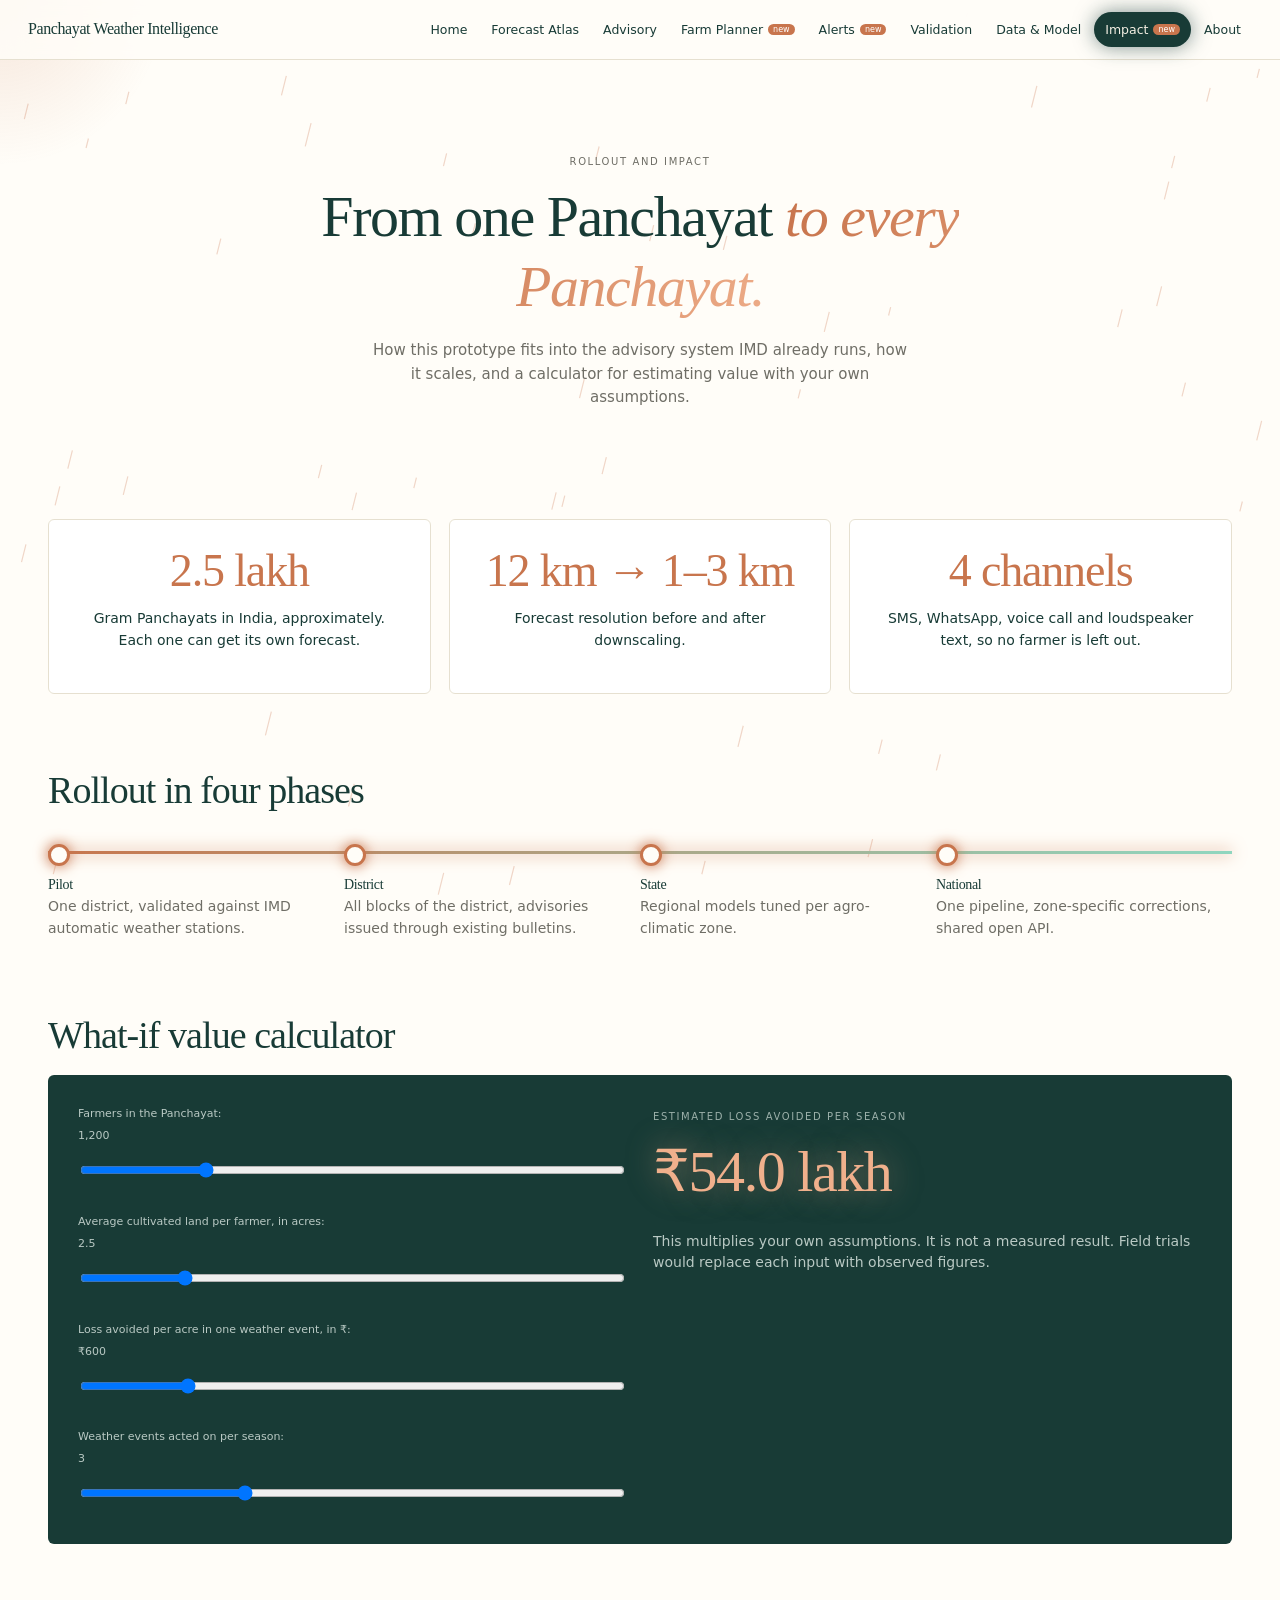
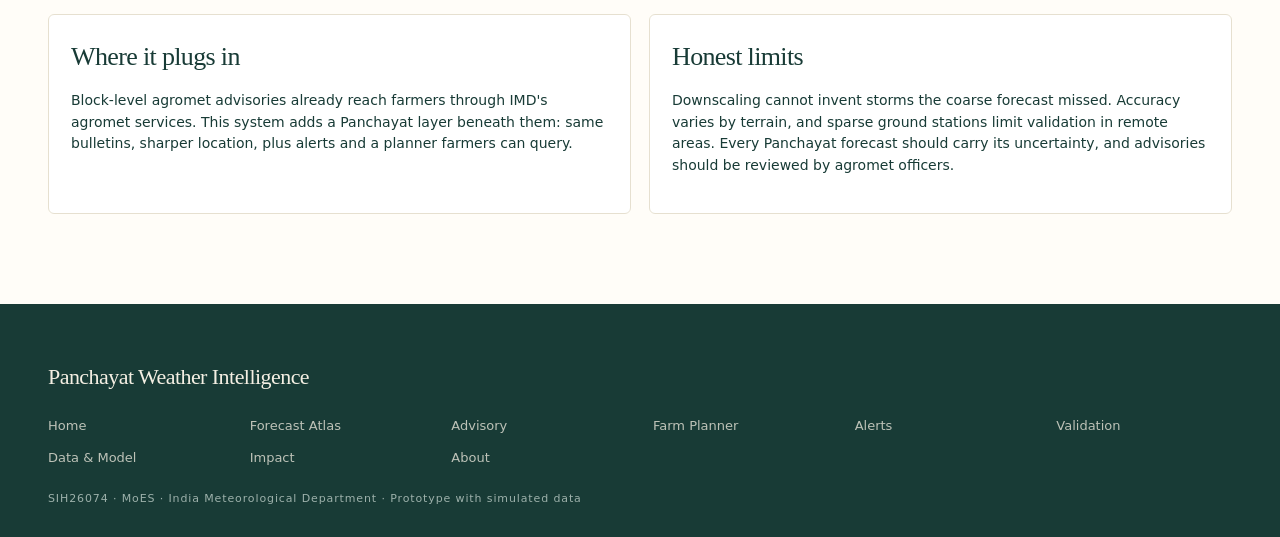
<file: impact.html>
<!DOCTYPE html>
<html lang="en"><head><meta charset="utf-8">
<meta name="viewport" content="width=device-width, initial-scale=1, viewport-fit=cover">
<title>Impact · Panchayat Weather Intelligence</title>
<link rel="stylesheet" href="assets/fx.css">
<style>
:root{--g:#183B36;--s:#F4EFE3;--t:#C8754D;--w:#FFFDF8;--m:#6f6e66;box-sizing:border-box;color-scheme:light}
html{scroll-behavior:smooth}*{box-sizing:border-box}
body{margin:0;background:var(--w);color:var(--g);font:14px/1.55 Inter,system-ui,-apple-system,"Segoe UI",sans-serif}
.se{font-family:"Bookman Old Style",Bookman,Georgia,serif;font-weight:400;letter-spacing:-.025em}
.mt{font-size:10px;letter-spacing:.16em;text-transform:uppercase;color:var(--m)}
.wr{max-width:1240px;margin:0 auto;padding:0 28px}
.open{padding:90px 0 40px;text-align:center}.open h1{font-size:clamp(30px,4.8vw,58px);line-height:1.2;max-width:15em;margin:10px auto 0}
.open p{max-width:36em;margin:18px auto 0;color:var(--m);font-size:15px}
section{padding-top:70px}h2{font-size:clamp(24px,3.2vw,38px);line-height:1.1;margin:6px 0 18px}
.row{display:flex;flex-wrap:wrap;gap:12px;align-items:end;margin:8px 0 22px}
label{display:flex;flex-direction:column;gap:5px;font-size:11px;color:var(--m)}
select,input{font:inherit;font-size:14px;padding:10px 12px;border:1px solid #d9d2bf;border-radius:6px;background:#fff;color:var(--g);transition:.25s}
select:hover,input:hover,select:focus,input:focus{border-color:var(--t);box-shadow:0 0 16px rgba(200,117,77,.35);outline:none}
.fxbtn{background:var(--g);color:var(--s);border:0;border-radius:6px;padding:11px 20px;font:inherit;cursor:pointer}
.g3{display:grid;grid-template-columns:repeat(auto-fit,minmax(250px,1fr));gap:18px}
.big{font-size:clamp(30px,4vw,46px);line-height:1}.dk{background:var(--g);color:var(--s);border-radius:6px}
.st{padding:28px;text-align:center}.st .big{color:var(--t)}
.rm{display:grid;grid-template-columns:repeat(auto-fit,minmax(200px,1fr));gap:0;position:relative;margin-top:26px}.rm::before{content:"";position:absolute;left:0;top:13px;height:3px;width:0;background:linear-gradient(90deg,var(--t),#8fd6bf);box-shadow:0 0 16px var(--t);animation:rl 3.5s .4s forwards}@keyframes rl{to{width:100%}}
.rm div{padding:36px 18px 0 0;position:relative}.rm div::before{content:"";position:absolute;top:6px;left:0;width:16px;height:16px;border-radius:50%;background:var(--w);border:3px solid var(--t);box-shadow:0 0 14px var(--t)}
.calc{display:grid;grid-template-columns:1fr 1fr;gap:26px;padding:30px}.calc label{color:#b9c9c4}.calc input{background:#0f2b27;color:var(--s);border-color:#2f5750}.calc output{display:block}
.res{font-size:clamp(34px,5vw,58px);color:#f0b08c;text-shadow:0 0 30px rgba(240,176,140,.5)}
.two{display:grid;grid-template-columns:1fr 1fr;gap:18px}@media(max-width:800px){.calc,.two{grid-template-columns:1fr}}
</style></head><body>
<header class="open wr"><span class="mt">Rollout and impact</span><h1 class="se">From one Panchayat <em>to every Panchayat.</em></h1><p>How this prototype fits into the advisory system IMD already runs, how it scales, and a calculator for estimating value with your own assumptions.</p></header>
<section><div class="wr"><div class="g3">
<div class="fxc st"><div class="big se" data-count="2.5" data-dec="1" data-suf=" lakh">0</div><p>Gram Panchayats in India, approximately. Each one can get its own forecast.</p></div>
<div class="fxc st"><div class="big se" data-count="12" data-suf=" km → 1–3 km">0</div><p>Forecast resolution before and after downscaling.</p></div>
<div class="fxc st"><div class="big se" data-count="4" data-suf=" channels">0</div><p>SMS, WhatsApp, voice call and loudspeaker text, so no farmer is left out.</p></div></div></div></section>
<section><div class="wr"><h2 class="se">Rollout in four phases</h2><div class="rm">
<div><b class="se">Pilot</b><br><span style="color:var(--m)">One district, validated against IMD automatic weather stations.</span></div>
<div><b class="se">District</b><br><span style="color:var(--m)">All blocks of the district, advisories issued through existing bulletins.</span></div>
<div><b class="se">State</b><br><span style="color:var(--m)">Regional models tuned per agro-climatic zone.</span></div>
<div><b class="se">National</b><br><span style="color:var(--m)">One pipeline, zone-specific corrections, shared open API.</span></div></div></div></section>
<section><div class="wr"><h2 class="se">What-if value calculator</h2><div class="dk calc"><div>
<label>Farmers in the Panchayat: <output id="o1"></output><input type="range" id="i1" min="200" max="5000" step="100" value="1200"></label><br>
<label>Average cultivated land per farmer, in acres: <output id="o2"></output><input type="range" id="i2" min="1" max="10" step=".5" value="2.5"></label><br>
<label>Loss avoided per acre in one weather event, in ₹: <output id="o3"></output><input type="range" id="i3" min="100" max="3000" step="100" value="600"></label><br>
<label>Weather events acted on per season: <output id="o4"></output><input type="range" id="i4" min="1" max="8" value="3"></label></div>
<div><span class="mt" style="color:#9db1ab">Estimated loss avoided per season</span><div class="res se" id="rs">-</div><p style="color:#b9c9c4">This multiplies your own assumptions. It is not a measured result. Field trials would replace each input with observed figures.</p></div></div></div></section>
<section><div class="wr two"><div class="fxc"><h2 class="se" style="font-size:26px">Where it plugs in</h2><p>Block-level agromet advisories already reach farmers through IMD's agromet services. This system adds a Panchayat layer beneath them: same bulletins, sharper location, plus alerts and a planner farmers can query.</p></div>
<div class="fxc"><h2 class="se" style="font-size:26px">Honest limits</h2><p>Downscaling cannot invent storms the coarse forecast missed. Accuracy varies by terrain, and sparse ground stations limit validation in remote areas. Every Panchayat forecast should carry its uncertainty, and advisories should be reviewed by agromet officers.</p></div></div></section>
<div style="height:90px"></div>
<script>
const $=s=>document.querySelector(s),f=n=>n.toLocaleString("en-IN");
function u(){const a=+$("#i1").value,b=+$("#i2").value,c=+$("#i3").value,d=+$("#i4").value;$("#o1").textContent=f(a);$("#o2").textContent=b;$("#o3").textContent="₹"+f(c);$("#o4").textContent=d;
const v=a*b*c*d;$("#rs").textContent=v>=1e7?"₹"+(v/1e7).toFixed(2)+" crore":"₹"+(v/1e5).toFixed(1)+" lakh"}
document.querySelectorAll("input[type=range]").forEach(e=>e.oninput=u);u();
</script>
<script src="assets/fx.js"></script>
</body></html>
</file>
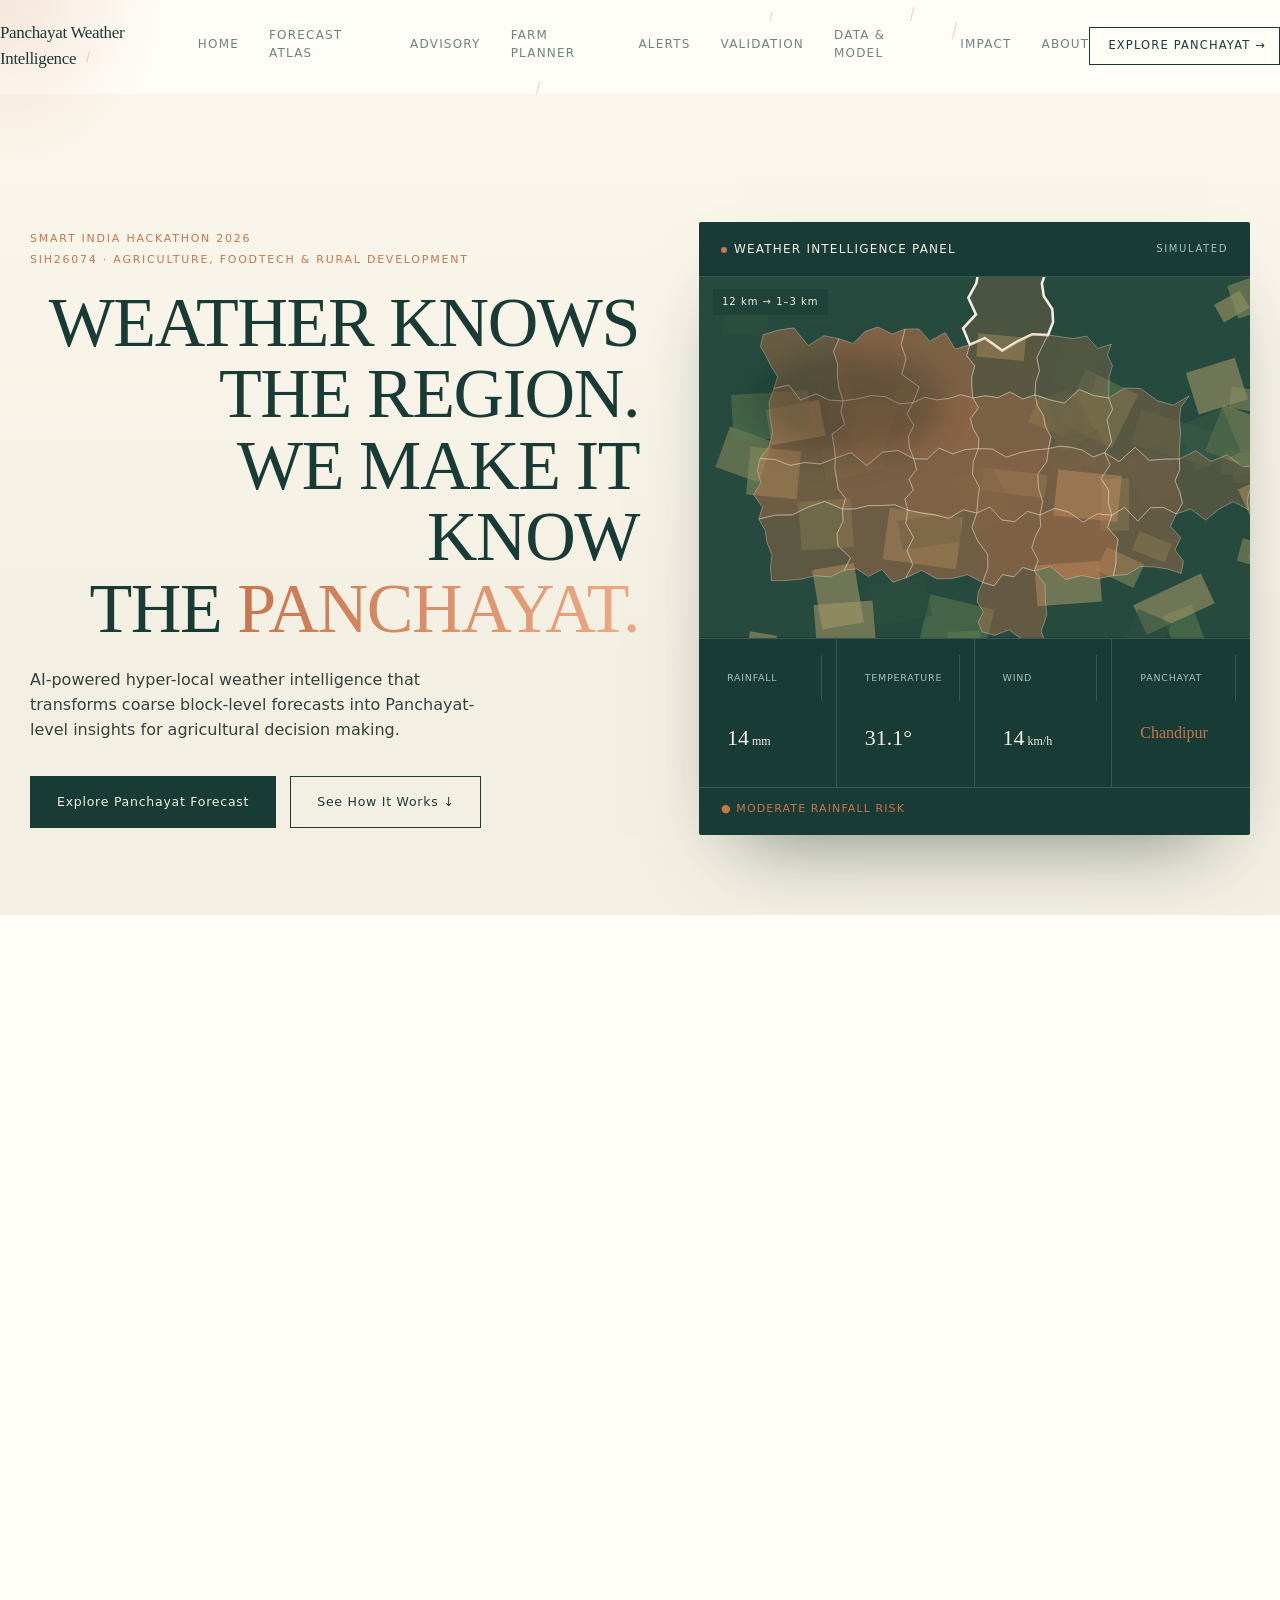
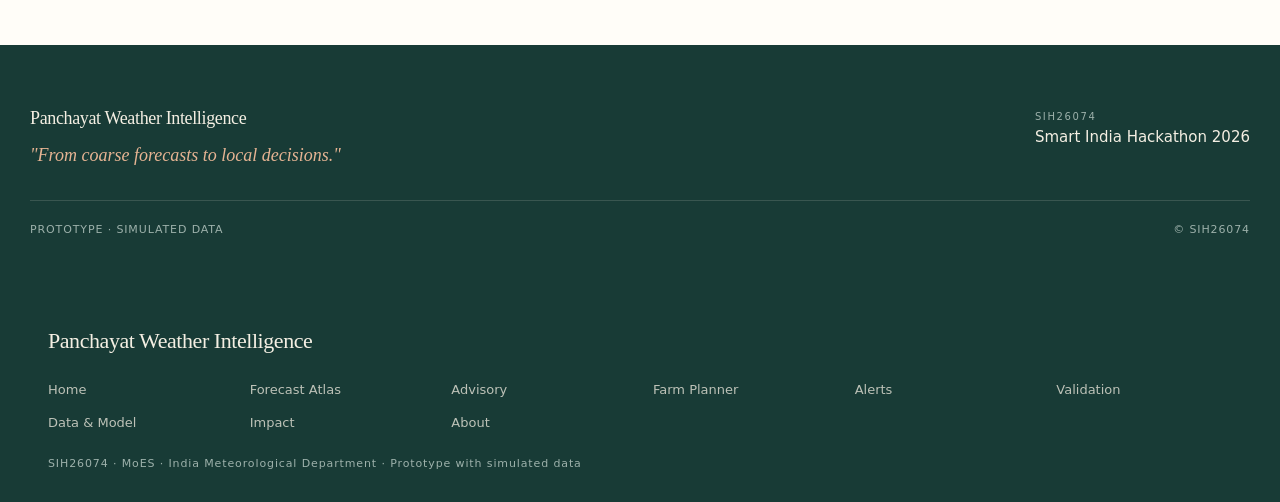
<file: panchayat-atlas.html>
<!DOCTYPE html><html><head><meta charset="utf-8"><meta http-equiv="refresh" content="0;url=index.html"><title>Panchayat Weather Intelligence</title></head><body><a href="index.html">Continue to the home page</a></body></html>
</file>
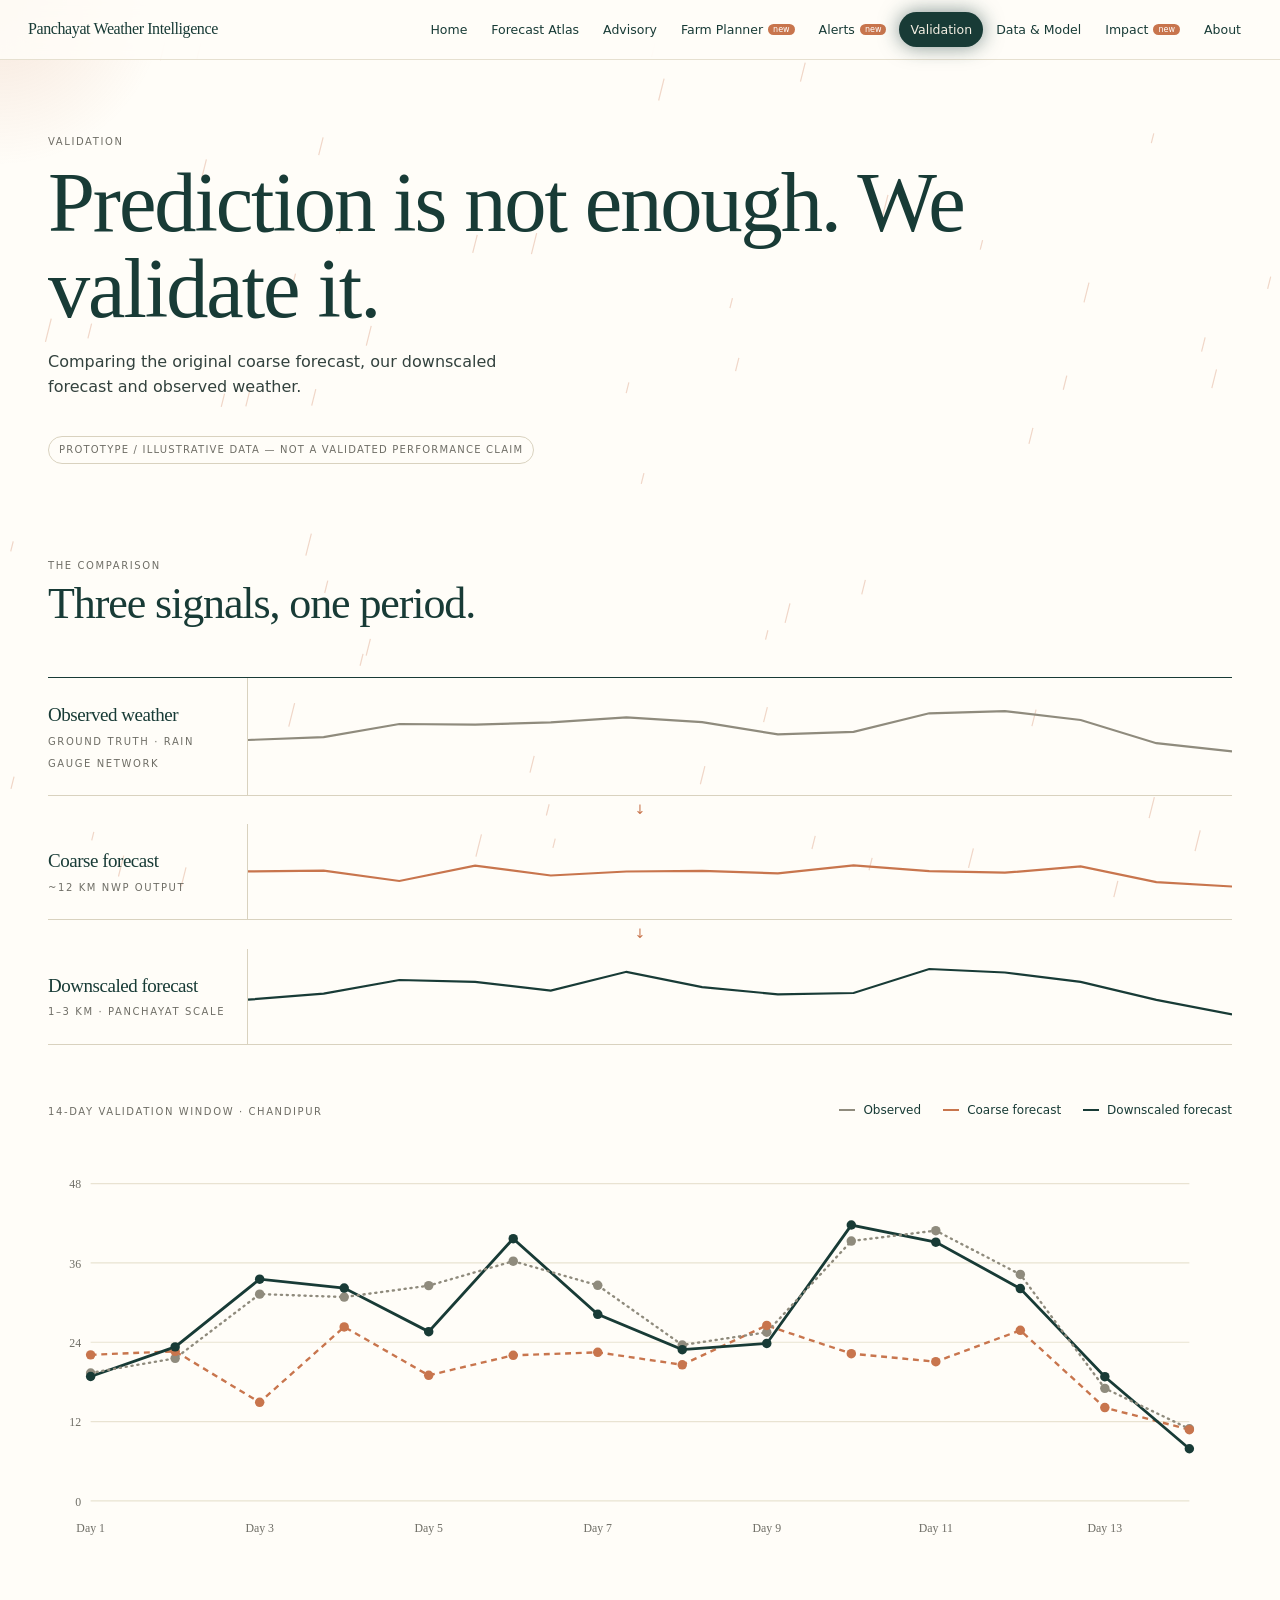
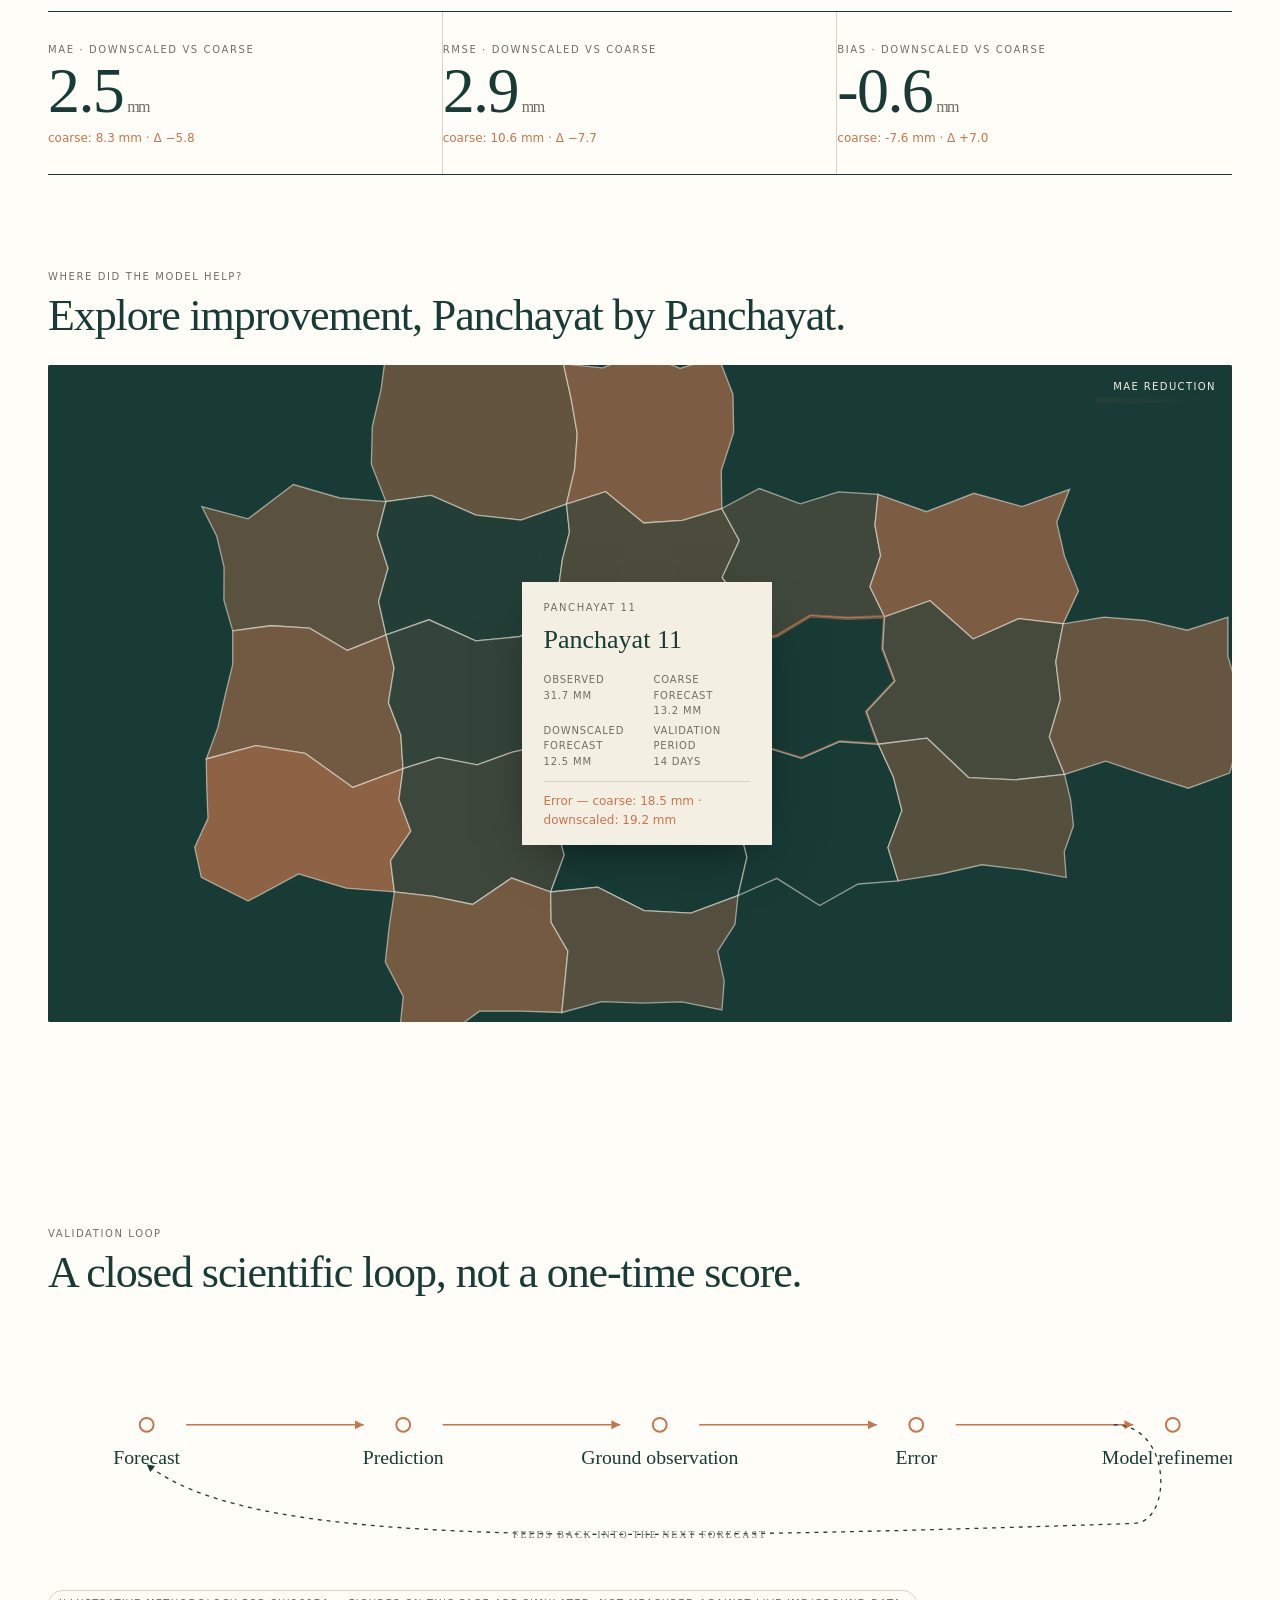
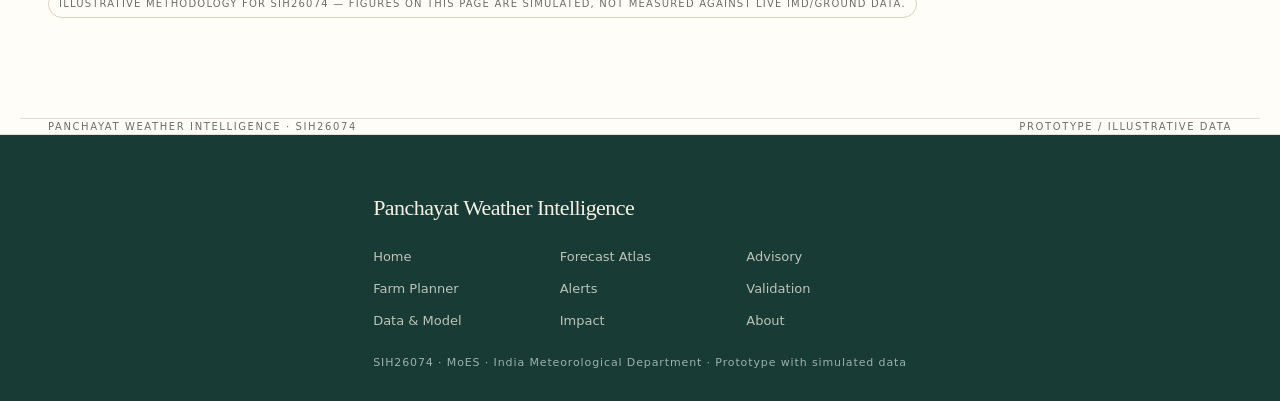
<file: validation.html>
<!DOCTYPE html>
<html lang="en"><head><meta charset="utf-8">
<meta name="viewport" content="width=device-width, initial-scale=1, viewport-fit=cover">
<title>Validation · Panchayat Weather Intelligence</title>
<style>
:root{--g:#183B36;--s:#F4EFE3;--t:#C8754D;--w:#FFFDF8;--m:#6f6e66;box-sizing:border-box;padding-top:env(safe-area-inset-top,0px);padding-bottom:env(safe-area-inset-bottom,0px);color-scheme:light}
html{scroll-behavior:smooth}*{box-sizing:border-box}
body{margin:0;background:var(--w);color:var(--g);font:14px/1.55 Inter,system-ui,-apple-system,"Segoe UI",sans-serif}
.se{font-family:"Bookman Old Style",Bookman,Georgia,serif;font-weight:400;letter-spacing:-.025em}
.mt{font-size:10px;letter-spacing:.16em;text-transform:uppercase;color:var(--m)}
.hand{font-family:"Segoe Script","Bradley Hand","Snell Roundhand","Brush Script MT",cursive;font-style:italic;color:var(--t)}
.wr{max-width:1240px;margin:0 auto;padding:0 28px}
nav{display:flex;justify-content:space-between;align-items:center;padding:26px 0;border-bottom:1px solid #e6e0d0}
nav b{font-size:19px}
nav .links{display:flex;gap:30px;align-items:center;flex-wrap:wrap}
nav a{color:var(--g);text-decoration:none;font-size:12.5px;letter-spacing:.06em;padding-bottom:3px;opacity:.6;transition:.3s}
nav a.on,nav a:hover{opacity:1;border-bottom:1px solid var(--t)}
header.top{padding:70px 0 0}
h1{font-size:clamp(38px,6.6vw,86px);line-height:1.02;margin:8px 0 0;max-width:11.5em}
.sub{max-width:480px;font-size:16px;color:#33423e;margin-top:18px}
.ilb{display:inline-block;margin-top:20px;font-size:10px;letter-spacing:.12em;text-transform:uppercase;color:var(--m);border:1px solid #d9d2bf;padding:5px 10px;border-radius:99px}
section{padding-top:90px}
h2{font-size:clamp(26px,3.6vw,44px);line-height:1.05;margin:6px 0 0}
/* three layers */
.layers{margin-top:50px;border-top:1px solid var(--g)}
.lyr{display:grid;grid-template-columns:200px 1fr;border-bottom:1px solid #d9d2bf;align-items:center}
.lyr .lname{padding:22px 20px 22px 0;border-right:1px solid #d9d2bf}
.lyr .lname b{display:block;font-size:19px;font-family:"Bookman Old Style",Georgia,serif}
.lyr svg{display:block;width:100%;height:70px}
.arrow{text-align:center;padding:4px 0;color:var(--t);font-size:13px}
/* chart */
.chartwrap{margin-top:56px}
.chead{display:flex;justify-content:space-between;align-items:flex-end;flex-wrap:wrap;gap:14px}
.legend{display:flex;gap:22px}
.lg{display:flex;align-items:center;gap:8px;font-size:12px}
.lg i{width:16px;height:2px;display:inline-block}
#chart{width:100%;height:auto;margin-top:22px}
.dot{cursor:pointer}
.tip{position:absolute;background:var(--g);color:var(--s);padding:10px 14px;font-size:12px;border-radius:2px;pointer-events:none;opacity:0;transition:opacity .2s;transform:translate(-50%,-115%);white-space:nowrap}
.tip b{font-family:"Bookman Old Style",Georgia,serif;font-size:15px}
/* metrics */
.metrics{display:grid;grid-template-columns:repeat(3,1fr);gap:0;margin-top:60px;border-top:1px solid var(--g);border-bottom:1px solid var(--g)}
.mc{padding:26px 22px 26px 0;border-right:1px solid #d9d2bf}
.mc:last-child{border-right:0}
.mc .v{font-size:clamp(40px,5vw,64px);line-height:1}
.mc .v small{font-size:16px;color:var(--m);font-family:Inter;margin-left:4px}
.mc .dv{font-size:12px;color:var(--t);margin-top:6px}
/* map section */
.mapwrap{position:relative;background:#183B36;overflow:hidden;border-radius:2px;margin-top:26px}
#vmap{display:block;width:100%;height:auto}
.cell{stroke:#F4EFE3;stroke-opacity:.55;stroke-width:1;cursor:pointer;transition:fill .4s,stroke-width .3s}
.cell:hover{stroke-width:2.2}
.cell.sel{stroke:#C8754D;stroke-width:2.6}
.pan{position:absolute;background:var(--s);padding:18px 22px 16px;width:250px;box-shadow:0 20px 50px -20px rgba(0,0,0,.6);transition:left .5s,top .5s,right .5s,opacity .4s;opacity:0;pointer-events:none}
.pan.on{opacity:1}
.pan .rd{display:grid;grid-template-columns:1fr 1fr;gap:4px 14px;margin-top:12px;font-size:14px}
.pan .rd span{color:var(--m);font-size:10px;letter-spacing:.08em;text-transform:uppercase;display:block}
.pan .err{margin-top:12px;border-top:1px solid #d9d2bf;padding-top:10px;font-size:12px;color:var(--t)}
.lg2{position:absolute;right:16px;top:14px;color:var(--s);text-align:right;font-size:10px;letter-spacing:.14em;text-transform:uppercase}
.lg2 i{display:block;width:120px;height:5px;margin-top:4px;margin-left:auto}
/* loop */
.loop{margin-top:110px;padding-bottom:100px}
.ln{width:100%;height:auto;margin-top:40px}
footer{padding:40px 0 40px;display:flex;justify-content:space-between;flex-wrap:wrap;gap:10px;border-top:1px solid #e6e0d0}
@media(max-width:860px){.lyr{grid-template-columns:1fr}.lyr .lname{border-right:0;border-bottom:1px solid #d9d2bf;padding:12px 0}.metrics{grid-template-columns:1fr}.mc{border-right:0;border-bottom:1px solid #d9d2bf}.pan{position:static;width:auto;opacity:1!important;box-shadow:none;margin-top:16px}}
</style><link rel="stylesheet" href="assets/fx.css"></head><body>

<nav class="wr"><b class="se">Panchayat Weather Intelligence</b>
<div class="links"><a href="index.html">Home</a><a href="forecast-atlas.html">Forecast Atlas</a><a href="agro-advisory.html">Advisory</a><a class="on" href="validation.html">Validation</a><a href="data-model.html">Data &amp; Model</a><a href="about.html">About</a></div>
</nav>

<header class="top"><div class="wr">
<span class="mt">Validation</span>
<h1 class="se">Prediction is not enough. We validate it.</h1>
<p class="sub">Comparing the original coarse forecast, our downscaled forecast and observed weather.</p>
<span class="ilb">Prototype / illustrative data — not a validated performance claim</span>
</div></header>

<section><div class="wr">
<span class="mt">The comparison</span>
<h2 class="se">Three signals, one period.</h2>
<div class="layers" id="layers"></div>

<div class="chartwrap">
<div class="chead"><span class="mt" id="cperiod">14-day validation window · Chandipur</span>
<div class="legend"><span class="lg"><i style="background:#8f8b7d"></i>Observed</span><span class="lg"><i style="background:#C8754D"></i>Coarse forecast</span><span class="lg"><i style="background:#183B36"></i>Downscaled forecast</span></div></div>
<div style="position:relative"><svg id="chart" viewBox="0 0 1000 340"></svg><div class="tip" id="tip"></div></div>
</div>

<div class="metrics" id="metrics"></div>
</div></section>

<section><div class="wr">
<span class="mt">Where did the model help?</span>
<h2 class="se">Explore improvement, Panchayat by Panchayat.</h2>
<div class="mapwrap" id="mapwrap"><svg id="vmap" viewBox="0 0 900 500"></svg>
<div class="lg2">MAE reduction<i style="background:linear-gradient(90deg,rgba(200,117,77,.08),#183B36)"></i></div>
<div class="pan" id="pan"></div></div>
</div></section>

<section class="loop"><div class="wr">
<span class="mt">Validation loop</span>
<h2 class="se">A closed scientific loop, not a one-time score.</h2>
<svg class="ln" id="loopsvg" viewBox="0 0 1200 220"></svg>
<span class="ilb" style="margin-top:30px">Illustrative methodology for SIH26074 — figures on this page are simulated, not measured against live IMD/ground data.</span>
</div></section>

<footer class="wr"><span class="mt">Panchayat Weather Intelligence · SIH26074</span><span class="mt">Prototype / illustrative data</span></footer>

<script>
const $=s=>document.querySelector(s),NS="http://www.w3.org/2000/svg";
const hs=s=>{let h=2166136261;for(let i=0;i<s.length;i++){h^=s.charCodeAt(i);h=Math.imul(h,16777619)}return()=>{h=Math.imul(h^h>>>15,2246822519);h^=h>>>13;return(h>>>0)/4294967296}};
const mk=(t,a)=>{const e=document.createElementNS(NS,t);for(const k in a)e.setAttribute(k,a[k]);return e};
// ---- series generation
const N=14,q=hs("valid");
const obs=[],coarse=[],down=[];
for(let i=0;i<N;i++){const base=18+14*Math.sin(i/3)+ (q()-.5)*10+ (i>8?22*Math.exp(-((i-10)**2)/6):0);
const o=Math.max(0,base+(q()-.5)*6);
const c=Math.max(0,base*.55+6+(q()-.5)*14); // coarse smooths peaks, biased
const d=Math.max(0,o*(0.82+q()*.3)+(q()-.5)*5); // downscaled tracks closer
obs.push(o);coarse.push(c);down.push(d)}
// ---- mini layer sparklines
function spark(id,data,color){const w=1000,h=70,mx=Math.max(...obs,...coarse,...down,1);
const pts=data.map((v,i)=>[i/(data.length-1)*w,h-6-(v/mx)*(h-14)]);
const d="M"+pts.map(p=>p.map(n=>n.toFixed(1)).join(",")).join(" L");
return `<svg viewBox="0 0 ${w} ${h}" preserveAspectRatio="none"><path d="${d}" fill="none" stroke="${color}" stroke-width="2.2"/></svg>`}
$("#layers").innerHTML=`
<div class="lyr"><div class="lname"><b class="se">Observed weather</b><span class="mt">Ground truth · rain gauge network</span></div>${spark(0,obs,"#8f8b7d")}</div>
<div class="arrow">↓</div>
<div class="lyr"><div class="lname"><b class="se">Coarse forecast</b><span class="mt">~12 km NWP output</span></div>${spark(1,coarse,"#C8754D")}</div>
<div class="arrow">↓</div>
<div class="lyr"><div class="lname"><b class="se">Downscaled forecast</b><span class="mt">1–3 km · Panchayat scale</span></div>${spark(2,down,"#183B36")}</div>`;
// ---- main chart
const W=1000,H=340,pad=36,mx=Math.max(...obs,...coarse,...down)*1.15;
const X=i=>pad+i/(N-1)*(W-2*pad),Y=v=>H-pad-(v/mx)*(H-2*pad);
function line(data){return "M"+data.map((v,i)=>X(i).toFixed(1)+","+Y(v).toFixed(1)).join(" L")}
let gy="";for(let g=0;g<=4;g++){const y=pad+g*(H-2*pad)/4;gy+=`<line x1="${pad}" y1="${y}" x2="${W-pad}" y2="${y}" stroke="#e9e3d2" stroke-width="1"/><text x="${pad-8}" y="${y+4}" text-anchor="end" font-size="10" fill="#6f6e66" font-family="Inter">${Math.round(mx-g*mx/4)}</text>`}
let gx="";for(let i=0;i<N;i+=2)gx+=`<text x="${X(i)}" y="${H-10}" text-anchor="middle" font-size="10" fill="#6f6e66" font-family="Inter">Day ${i+1}</text>`;
function dots(data,color,key){return data.map((v,i)=>`<circle class="dot" cx="${X(i)}" cy="${Y(v)}" r="4" fill="${color}" data-i="${i}" data-k="${key}"/>`).join("")}
$("#chart").innerHTML=`${gy}${gx}
<path d="${line(coarse)}" fill="none" stroke="#C8754D" stroke-width="2" stroke-dasharray="5 4"/>
<path d="${line(down)}" fill="none" stroke="#183B36" stroke-width="2.4"/>
<path d="${line(obs)}" fill="none" stroke="#8f8b7d" stroke-width="2" stroke-dasharray="1 4" stroke-linecap="round"/>
${dots(obs,"#8f8b7d","Observed")}${dots(coarse,"#C8754D","Coarse")}${dots(down,"#183B36","Downscaled")}`;
const tip=$("#tip"),wrap=$(".chartwrap");
$("#chart").addEventListener("mousemove",e=>{const t=e.target;if(t.classList.contains("dot")){const i=+t.dataset.i,k=t.dataset.k,v=k=="Observed"?obs[i]:k=="Coarse"?coarse[i]:down[i];
tip.innerHTML=`<b>${v.toFixed(1)} mm</b><br>${k} · Day ${i+1}`;tip.style.opacity=1;const r=t.getBoundingClientRect(),cr=wrap.getBoundingClientRect();tip.style.left=(r.left-cr.left+r.width/2)+"px";tip.style.top=(r.top-cr.top)+"px"}else tip.style.opacity=0});
$("#chart").addEventListener("mouseleave",()=>tip.style.opacity=0);
// ---- metrics (secondary, computed from series)
function err(a,b){return a.map((v,i)=>v-b[i])}
const eC=err(coarse,obs),eD=err(down,obs);
const mae=e=>e.reduce((a,v)=>a+Math.abs(v),0)/e.length;
const rmse=e=>Math.sqrt(e.reduce((a,v)=>a+v*v,0)/e.length);
const bias=e=>e.reduce((a,v)=>a+v,0)/e.length;
const M=[["MAE",mae(eC),mae(eD),"mm"],["RMSE",rmse(eC),rmse(eD),"mm"],["Bias",bias(eC),bias(eD),"mm"]];
$("#metrics").innerHTML=M.map(m=>`<div class="mc"><span class="mt">${m[0]} · downscaled vs coarse</span><div class="v se">${m[2].toFixed(1)}<small>${m[3]}</small></div><div class="dv">coarse: ${m[1].toFixed(1)} ${m[3]} · Δ ${(m[1]-m[2]>=0?"−":"+")}${Math.abs(m[1]-m[2]).toFixed(1)}</div></div>`).join("");
// ---- panchayat improvement map (reuse boundary generator, simplified)
const VW=900,VH=500,NC=7,NR=5,SD="#F4EFE3";
const V=[];for(let r=0;r<=NR;r++){V[r]=[];for(let c=0;c<=NC;c++){const g=hs(r+"vv"+c);V[r][c]=[c*VW/NC+(g()-.5)*26,r*VH/NR+(g()-.5)*24]}}
function edge(p,pp){const f=p[0]<pp[0]||p[0]==pp[0]&&p[1]<pp[1],a=f?p:pp,b=f?pp:p,r=hs(a+""+b),dx=b[0]-a[0],dy=b[1]-a[1],L=Math.hypot(dx,dy),o=[];for(let i=1;i<4;i++){const t=i/4,d=(r()-.5)*L*.22;o.push([a[0]+dx*t-dy/L*d,a[1]+dy*t+dx/L*d])}return f?o:o.reverse()}
const vcells=[];const vq=hs("vimp");
for(let r=0;r<NR;r++)for(let c=0;c<NC;c++){const p=[V[r][c],V[r][c+1],V[r+1][c+1],V[r+1][c]],pts=[p[0],...edge(p[0],p[1]),p[1],...edge(p[1],p[2]),p[2],...edge(p[2],p[3]),p[3],...edge(p[3],p[0])];
const cx=p.reduce((a,z)=>a+z[0],0)/4,cy=p.reduce((a,z)=>a+z[1],0)/4,nz=vq();
if(((cx-450)/390)**2+((cy-250)/220)**2>1+(nz-.5)*.3)continue;
const improve=Math.max(-.1,.15+.55*Math.exp(-((cx-560)**2+(cy-320)**2)/40000)+.25*Math.exp(-((cx-260)**2+(cy-160)**2)/30000)+(vq()-.5)*.25);
const o=15+vq()*40,co=o*(0.4+vq()*.4),dn=o*(1-improve*0.9)+(vq()-.5)*4;
vcells.push({d:"M"+pts.map(z=>z[0].toFixed(1)+" "+z[1].toFixed(1)).join("L")+"Z",cx,cy,improve,obs:o,coarse:co,down:Math.max(1,dn),n:vcells.length+1})}
const vmap=$("#vmap");
vmap.innerHTML=`<rect width="${VW}" height="${VH}" fill="#183B36"/>`;
const gv=mk("g",{});vmap.append(gv);
const impCol=v=>{const t=Math.min(1,Math.max(0,(v+.1)/.7));const r1=200,g1c=117,b1=77,r2=24,g2=59,b2=54;return `rgb(${Math.round(r1+(r2-r1)*t)},${Math.round(g1c+(g2-g1c)*t)},${Math.round(b1+(b2-b1)*t)})`};
vcells.forEach(c=>{const e=mk("path",{d:c.d,class:"cell",fill:impCol(c.improve)});e.onclick=()=>pickV(c,e);gv.append(e);c.el=e});
$("#pan").innerHTML=`<div class="mt" id="vpt">Select a Panchayat</div><div style="font-size:26px;font-family:'Bookman Old Style',Georgia,serif;margin-top:4px" id="vname">—</div><div class="rd">
<div><span>Observed</span><span id="v1">—</span></div><div><span>Coarse forecast</span><span id="v2">—</span></div>
<div><span>Downscaled forecast</span><span id="v3">—</span></div><div><span>Validation period</span><span id="v4">14 days</span></div></div>
<div class="err" id="v5"></div>`;
function pickV(c,el){vcells.forEach(k=>k.el.classList.toggle("sel",k===c));
$("#vpt").textContent="Panchayat "+String(c.n).padStart(2,"0");$("#vname").textContent="Panchayat "+String(c.n).padStart(2,"0");
$("#v1").textContent=c.obs.toFixed(1)+" mm";$("#v2").textContent=c.coarse.toFixed(1)+" mm";$("#v3").textContent=c.down.toFixed(1)+" mm";
const eC2=Math.abs(c.coarse-c.obs),eD2=Math.abs(c.down-c.obs);
$("#v5").textContent="Error — coarse: "+eC2.toFixed(1)+" mm · downscaled: "+eD2.toFixed(1)+" mm";
const p=$("#pan");p.classList.add("on");const x=c.cx/VW*100,y=Math.max(3,Math.min(48,c.cy/VH*100-16));
p.style.top=y+"%";if(x>52){p.style.left="auto";p.style.right=(103-x)+"%"}else{p.style.right="auto";p.style.left=(x+4)+"%"}}
pickV(vcells[Math.floor(vcells.length/2)]);
// ---- loop diagram
const steps=["Forecast","Prediction","Ground observation","Error","Model refinement"];
const svg=$("#loopsvg");let g="";
steps.forEach((t,i)=>{const x=100+i*260;g+=`<circle cx="${x}" cy="90" r="7" fill="#FFFDF8" stroke="#C8754D" stroke-width="2"/><text x="${x}" y="130" text-anchor="middle" font-family="Bookman Old Style,Georgia,serif" font-size="20" fill="#183B36">${t}</text>`;
if(i<steps.length-1)g+=`<path d="M${x+40} 90H${x+220}" stroke="#C8754D" stroke-width="1.5" marker-end="url(#ah)"/>`});
g+=`<path d="M1080 90C1140 90 1140 190 1100 190C500 210 200 210 100 130" fill="none" stroke="#183B36" stroke-width="1.3" stroke-dasharray="4 5" marker-end="url(#ah2)"/><text x="600" y="205" text-anchor="middle" font-family="Inter" font-size="10" letter-spacing="2" fill="#6f6e66">FEEDS BACK INTO THE NEXT FORECAST</text>`;
svg.innerHTML=`<defs><marker id="ah" markerWidth="8" markerHeight="8" refX="6" refY="3" orient="auto"><path d="M0 0L6 3L0 6Z" fill="#C8754D"/></marker><marker id="ah2" markerWidth="8" markerHeight="8" refX="6" refY="3" orient="auto"><path d="M0 0L6 3L0 6Z" fill="#183B36"/></marker></defs>${g}`;
</script><script src="assets/fx.js"></script></body></html>
</file>
<file: assets/fx.css>
:root{--k:#8fd6bf;--gl:0 0 26px rgba(200,117,77,.55)}
body.fx{opacity:0;transition:opacity .5s}body.fx.ready{opacity:1}body.fx.leaving{opacity:0;transition-duration:.25s}
#fxbar{position:fixed;top:0;left:0;height:3px;width:0;background:linear-gradient(90deg,var(--t),var(--k));box-shadow:var(--gl);z-index:1000}
#fxglow{position:fixed;left:0;top:0;width:360px;height:360px;margin:-180px 0 0 -180px;border-radius:50%;background:radial-gradient(circle,rgba(200,117,77,.17),transparent 65%);pointer-events:none;z-index:40;mix-blend-mode:multiply;transition:opacity .3s}
#fxcv{position:fixed;inset:0;z-index:-1;pointer-events:none}
.fxnav{position:sticky;top:0;z-index:900;backdrop-filter:blur(14px);background:rgba(255,253,248,.85);border-bottom:1px solid #e6e0d0}
.fxnav .in{display:flex;align-items:center;justify-content:space-between;gap:16px;padding:12px 28px;max-width:1360px;margin:0 auto}
.fxnav b{font-size:16px;white-space:nowrap;color:var(--g)}.fxnav .ls{display:flex;gap:2px;flex-wrap:wrap;justify-content:flex-end}
.fxnav a{color:var(--g);text-decoration:none;font-size:12.5px;padding:8px 11px;border-radius:99px;transition:.28s}
.fxnav a:hover{background:rgba(200,117,77,.14);transform:scale(1.12);box-shadow:var(--gl)}
.fxnav a.on{background:var(--g);color:var(--s);box-shadow:0 0 20px rgba(24,59,54,.55)}
.fxnav a.new::after{content:"new";font-size:8px;margin-left:5px;padding:1px 5px;border-radius:9px;background:var(--t);color:#fff;vertical-align:2px;animation:fxpulse 1.8s infinite}
@keyframes fxpulse{50%{box-shadow:0 0 12px var(--t);transform:scale(1.15)}}
.fx-rv{opacity:0;transform:translateY(30px) scale(.97);transition:opacity .85s,transform .85s cubic-bezier(.2,.8,.2,1)}.fx-rv.fx-in{opacity:1;transform:none}
.fx-h{transition:transform .35s cubic-bezier(.2,.8,.2,1),box-shadow .35s}
.fx-h:hover{transform:translateY(-6px) scale(1.045);box-shadow:0 20px 44px rgba(24,59,54,.2),var(--gl)}
h1 em,h2 em{background:linear-gradient(90deg,var(--t),#f0b08c,var(--t));background-size:220% 100%;-webkit-background-clip:text;background-clip:text;-webkit-text-fill-color:transparent;animation:fxsh 4.5s linear infinite}
@keyframes fxsh{to{background-position:-220% 0}}
.bpri,.bsec,.cta,.fxbtn{position:relative;overflow:hidden;transition:.3s}.bpri:hover,.bsec:hover,.cta:hover,.fxbtn:hover{transform:scale(1.08);box-shadow:var(--gl)}
.fxr{position:absolute;border-radius:50%;background:rgba(255,255,255,.55);transform:scale(0);animation:fxrip .6s ease-out forwards;pointer-events:none}@keyframes fxrip{to{transform:scale(3);opacity:0}}
.fxc{position:relative;background:#fff;border:1px solid #e6e0d0;border-radius:6px;padding:22px;transition:transform .2s,box-shadow .3s;transform-style:preserve-3d;overflow:hidden}
.fxc::after{content:"";position:absolute;inset:0;background:radial-gradient(240px circle at var(--mx,50%) var(--my,50%),rgba(200,117,77,.2),transparent 60%);opacity:0;transition:.3s;pointer-events:none}
.fxc:hover{box-shadow:0 22px 50px rgba(24,59,54,.22),var(--gl)}.fxc:hover::after{opacity:1}
.fxfoot{background:var(--g);color:var(--s);padding:56px 0 30px;margin-top:0}.fxfoot .in{max-width:1240px;margin:0 auto;padding:0 28px}
.fxfoot .gr{display:grid;grid-template-columns:repeat(auto-fit,minmax(150px,1fr));gap:12px 26px;margin:22px 0}
.fxfoot a{color:var(--s);text-decoration:none;font-size:13px;opacity:.75;transition:.25s;display:inline-block}.fxfoot a:hover{opacity:1;transform:translateX(6px);text-shadow:0 0 14px var(--k)}
.fxfoot p{margin:0;color:#9db1ab;font-size:11px;letter-spacing:.08em}
@media(max-width:900px){.fxnav .in{flex-direction:column;align-items:flex-start;padding:10px 16px}.fxnav a{padding:6px 8px;font-size:12px}#fxglow{display:none}}
@media(prefers-reduced-motion:reduce){.fx-rv{opacity:1;transform:none;transition:none}h1 em,h2 em{animation:none}body.fx{opacity:1}}
</file>
